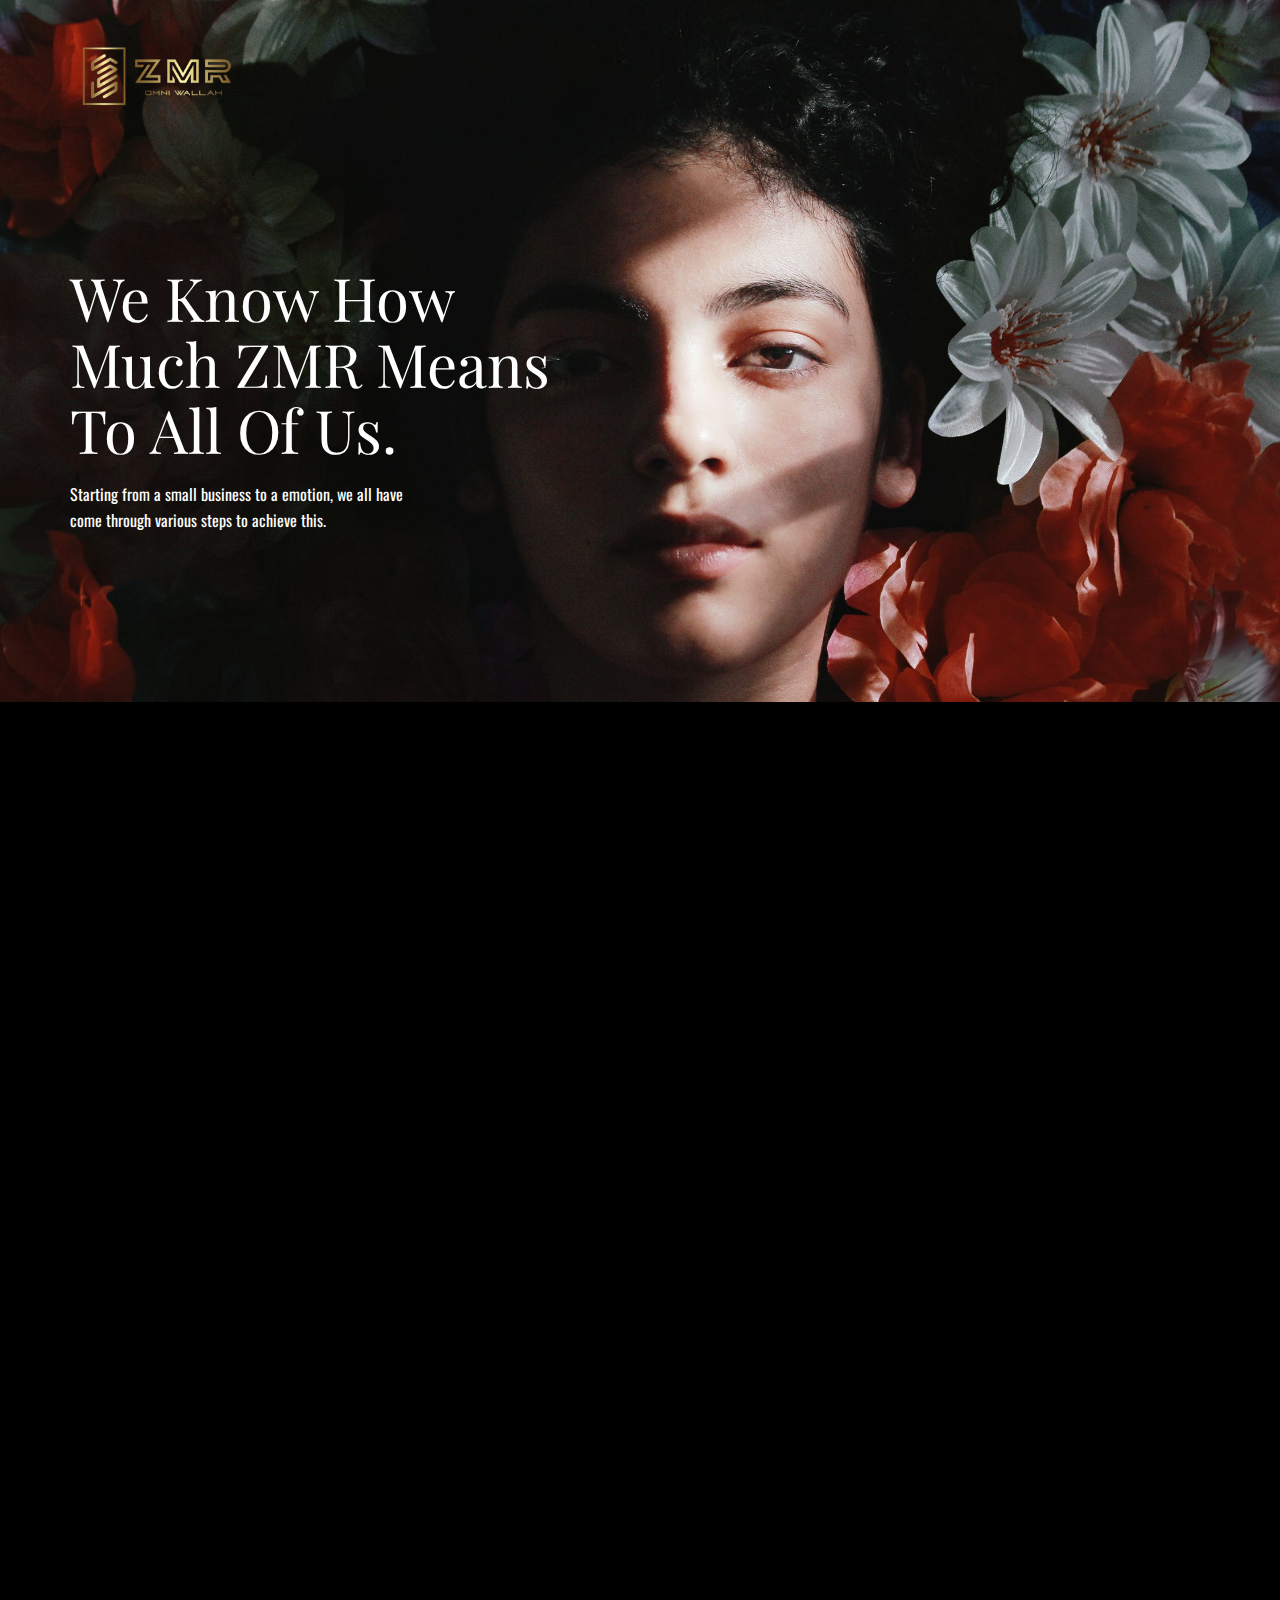
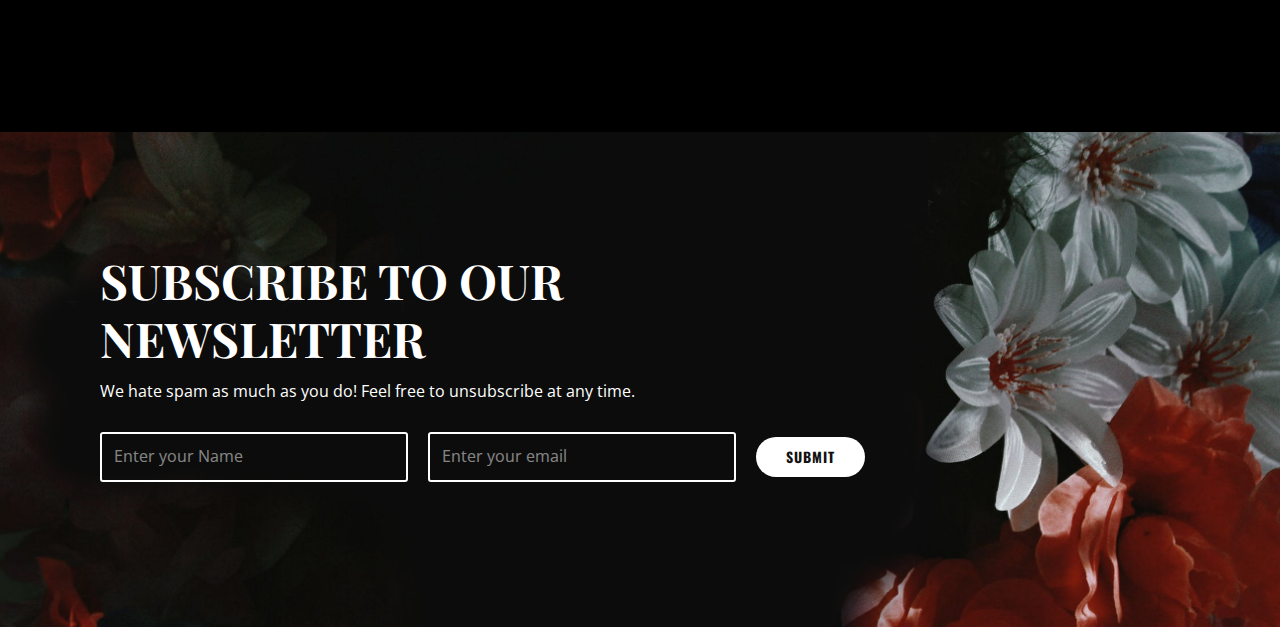
<file: index.html>
<!DOCTYPE html>
<html style="font-size: 16px;" lang="en"><head><script async src="https://pagead2.googlesyndication.com/pagead/js/adsbygoogle.js?client=ca-pub-1928983845359372"
     crossorigin="anonymous"></script>
     <script async src="https://pagead2.googlesyndication.com/pagead/js/adsbygoogle.js?client=ca-pub-1928983845359372"
        crossorigin="anonymous"></script>
  <link rel="shortcut icon" href="/favicon.ico" type="image/x-icon">
    <meta name="viewport" content="width=device-width, initial-scale=1.0">
    <meta charset="utf-8">
    <meta name="keywords" content="We Know Only Too Well That The Details., about, green&nbsp; &nbsp; &nbsp; &nbsp; art, n ge&nbsp; io rn l, Subscribe to our Newsletter">
    <meta name="description" content="">
    <title>ZmrOmniWallah</title>
    <link rel="stylesheet" href="nicepage.css" media="screen">
<link rel="stylesheet" href="Page-2.css" media="screen">
    <script class="u-script" type="text/javascript" src="jquery.js" defer=""></script>
    <script class="u-script" type="text/javascript" src="nicepage.js" defer=""></script>
    <meta name="generator" content="Nicepage 5.2.4, nicepage.com">
    <link id="u-theme-google-font" rel="stylesheet" href="https://fonts.googleapis.com/css?family=Oswald:200,300,400,500,600,700|Open+Sans:300,300i,400,400i,500,500i,600,600i,700,700i,800,800i">
    <link id="u-page-google-font" rel="stylesheet" href="https://fonts.googleapis.com/css?family=Playfair+Display:400,400i,500,500i,600,600i,700,700i,800,800i,900,900i">





    <script type="application/ld+json">{
		"@context": "http://schema.org",
		"@type": "Organization",
		"name": "WebSite3691876",
		"logo": "images/zyro-image.png",
		"sameAs": []
}</script>
    <meta name="theme-color" content="#35ced0">
    <meta property="og:title" content="Page 2">
    <meta property="og:type" content="website">
  </head>
  <body data-home-page="Page-2.html" data-home-page-title="Page 2" class="u-body u-overlap u-xl-mode" data-lang="en"><header class="u-clearfix u-header u-header" id="sec-e213"><div class="u-clearfix u-sheet u-sheet-1">
        <a href="https://www.instagram.com/zmromniwallah/" class="u-image u-logo u-image-1" data-image-width="2688" data-image-height="1956" title="Insta">
          <img src="images/zyro-image.png" class="u-logo-image u-logo-image-1">
        </a>
        <nav class="u-align-left u-font-size-14 u-hidden-lg u-hidden-md u-hidden-sm u-hidden-xl u-menu u-menu-hamburger u-nav-spacing-25 u-offcanvas u-menu-1" data-responsive-from="XL">
          <div class="menu-collapse" style="font-size: 1rem; letter-spacing: 0px; font-weight: 700; text-transform: uppercase;">
            <a class="u-button-style u-custom-active-border-color u-custom-active-color u-custom-border u-custom-border-color u-custom-borders u-custom-color u-custom-hover-border-color u-custom-hover-color u-custom-left-right-menu-spacing u-custom-padding-bottom u-custom-text-active-color u-custom-text-color u-custom-text-hover-color u-custom-top-bottom-menu-spacing u-nav-link" href="#" style="padding: 8px 22px; font-size: calc(1em + 16px);">
              <svg class="u-svg-link" preserveAspectRatio="xMidYMin slice" viewBox="0 0 302 302" style=""><use xmlns:xlink="http://www.w3.org/1999/xlink" xlink:href="#svg-7b92"></use></svg>
              <svg xmlns="http://www.w3.org/2000/svg" xmlns:xlink="http://www.w3.org/1999/xlink" version="1.1" id="svg-7b92" x="0px" y="0px" viewBox="0 0 302 302" style="enable-background:new 0 0 302 302;" xml:space="preserve" class="u-svg-content"><g><rect y="36" width="302" height="30"></rect><rect y="236" width="302" height="30"></rect><rect y="136" width="302" height="30"></rect>
</g><g></g><g></g><g></g><g></g><g></g><g></g><g></g><g></g><g></g><g></g><g></g><g></g><g></g><g></g><g></g></svg>
            </a>
          </div>
          <div class="u-custom-menu u-nav-container">
            <ul class="u-nav u-spacing-30 u-unstyled u-nav-1"><li class="u-nav-item"><a class="u-border-2 u-border-active-grey-90 u-border-hover-grey-50 u-border-no-left u-border-no-right u-border-no-top u-button-style u-nav-link u-text-active-black u-text-body-color u-text-hover-black" href="Page-2.html#carousel_b164" style="padding: 10px 0px;">About</a>
</li><li class="u-nav-item"><a class="u-border-2 u-border-active-grey-90 u-border-hover-grey-50 u-border-no-left u-border-no-right u-border-no-top u-button-style u-nav-link u-text-active-black u-text-body-color u-text-hover-black" href="Page-2.html#carousel_73e3" style="padding: 10px 0px;">Vision</a>
</li><li class="u-nav-item"><a class="u-border-2 u-border-active-grey-90 u-border-hover-grey-50 u-border-no-left u-border-no-right u-border-no-top u-button-style u-nav-link u-text-active-black u-text-body-color u-text-hover-black" href="Page-2.html#carousel_6f41" style="padding: 10px 0px;">Newsletter</a>
</li></ul>
          </div>
          <div class="u-custom-menu u-nav-container-collapse">
            <div class="u-align-center u-black u-container-style u-inner-container-layout u-opacity u-opacity-95 u-sidenav">
              <div class="u-inner-container-layout u-sidenav-overflow">
                <div class="u-menu-close"></div>
                <ul class="u-align-center u-nav u-popupmenu-items u-unstyled u-nav-2"><li class="u-nav-item"><a class="u-button-style u-nav-link" href="Page-2.html#carousel_b164" style="padding-top: 16px; padding-bottom: 16px;">About</a>
</li><li class="u-nav-item"><a class="u-button-style u-nav-link" href="Page-2.html#carousel_73e3" style="padding-top: 16px; padding-bottom: 16px;">Vision</a>
</li><li class="u-nav-item"><a class="u-button-style u-nav-link" href="Page-2.html#carousel_6f41" style="padding-top: 16px; padding-bottom: 16px;">Newsletter</a>
</li></ul>
              </div>
            </div>
            <div class="u-black u-menu-overlay u-opacity u-opacity-70"></div>
          </div>
        </nav>
      </div></header>
    <section class="u-clearfix u-image u-section-1" id="carousel_fd60">
      <div class="u-clearfix u-sheet u-sheet-1">
        <h1 class="u-custom-font u-font-playfair-display u-text u-text-body-alt-color u-text-1">We Know how much zMR means to all of us.</h1>
        <p class="u-custom-font u-heading-font u-text u-text-body-alt-color u-text-2">Starting from a small business to a emotion, we all have come through various steps to achieve this.</p>
      </div>
    </section>
    <section class="u-black u-clearfix u-section-2" id="carousel_73e3">
      <div class="u-clearfix u-sheet u-valign-bottom u-sheet-1">
        <div class="u-clearfix u-expanded-width u-gutter-0 u-layout-wrap u-layout-wrap-1">
          <div class="u-layout">
            <div class="u-layout-row">
              <div class="u-container-style u-image u-layout-cell u-left-cell u-shading u-size-23 u-image-1" data-animation-name="customAnimationIn" data-animation-duration="1000" data-image-width="958" data-image-height="958">
                <div class="u-container-layout u-container-layout-1"></div>
              </div>
              <div class="u-container-style u-layout-cell u-right-cell u-size-37 u-layout-cell-2">
                <div class="u-container-layout u-valign-middle u-container-layout-2"><span class="u-icon u-icon-circle u-text-palette-2-base u-icon-1" data-animation-name="customAnimationIn" data-animation-duration="1000"><svg class="u-svg-link" preserveAspectRatio="xMidYMin slice" viewBox="0 0 95.333 95.332" style=""><use xmlns:xlink="http://www.w3.org/1999/xlink" xlink:href="#svg-6a75"></use></svg><svg class="u-svg-content" viewBox="0 0 95.333 95.332" x="0px" y="0px" id="svg-6a75" style="enable-background:new 0 0 95.333 95.332;"><g><g><path d="M30.512,43.939c-2.348-0.676-4.696-1.019-6.98-1.019c-3.527,0-6.47,0.806-8.752,1.793    c2.2-8.054,7.485-21.951,18.013-23.516c0.975-0.145,1.774-0.85,2.04-1.799l2.301-8.23c0.194-0.696,0.079-1.441-0.318-2.045    s-1.035-1.007-1.75-1.105c-0.777-0.106-1.569-0.16-2.354-0.16c-12.637,0-25.152,13.19-30.433,32.076    c-3.1,11.08-4.009,27.738,3.627,38.223c4.273,5.867,10.507,9,18.529,9.313c0.033,0.001,0.065,0.002,0.098,0.002    c9.898,0,18.675-6.666,21.345-16.209c1.595-5.705,0.874-11.688-2.032-16.851C40.971,49.307,36.236,45.586,30.512,43.939z"></path><path d="M92.471,54.413c-2.875-5.106-7.61-8.827-13.334-10.474c-2.348-0.676-4.696-1.019-6.979-1.019    c-3.527,0-6.471,0.806-8.753,1.793c2.2-8.054,7.485-21.951,18.014-23.516c0.975-0.145,1.773-0.85,2.04-1.799l2.301-8.23    c0.194-0.696,0.079-1.441-0.318-2.045c-0.396-0.604-1.034-1.007-1.75-1.105c-0.776-0.106-1.568-0.16-2.354-0.16    c-12.637,0-25.152,13.19-30.434,32.076c-3.099,11.08-4.008,27.738,3.629,38.225c4.272,5.866,10.507,9,18.528,9.312    c0.033,0.001,0.065,0.002,0.099,0.002c9.897,0,18.675-6.666,21.345-16.209C96.098,65.559,95.376,59.575,92.471,54.413z"></path>
</g>
</g></svg></span>
                  <p class="u-text u-text-1" data-animation-name="customAnimationIn" data-animation-duration="1000" data-animation-direction="">ZMRs are typically experienced entrepreneurs and business owners themselves who decide to use their talents for building and growing a business to help other business owners reach their goals.</p>
                </div>
              </div>
            </div>
          </div>
        </div>
      </div>
    </section>
    <section class="u-align-center u-black u-clearfix u-section-3" id="carousel_b164">
      <div class="u-clearfix u-sheet u-sheet-1">
        <div class="u-clearfix u-layout-wrap u-layout-wrap-1">
          <div class="u-layout">
            <div class="u-layout-row">
              <div class="u-container-style u-layout-cell u-left-cell u-size-29 u-layout-cell-1">
                <div class="u-container-layout u-valign-top-sm u-container-layout-1">
                  <h2 class="u-custom-font u-font-playfair-display u-text u-text-default u-text-1" data-animation-name="customAnimationIn" data-animation-duration="1000">about</h2>
                  <h5 class="u-align-center u-custom-font u-font-playfair-display u-text u-text-2" data-animation-name="customAnimationIn" data-animation-duration="1000">Zmr Omni wallah<br>Corporations
                  </h5>
                  <div class="u-social-icons u-spacing-21 u-social-icons-1" data-animation-name="customAnimationIn" data-animation-duration="1000">
                    <a class="u-social-url" title="facebook" target="_blank" href="https://www.instagram.com/zmromniwallah/"><span class="u-icon u-social-facebook u-social-icon u-text-black u-icon-1"><svg class="u-svg-link" preserveAspectRatio="xMidYMin slice" viewBox="0 0 112 112" style=""><use xmlns:xlink="http://www.w3.org/1999/xlink" xlink:href="#svg-c89f"></use></svg><svg class="u-svg-content" viewBox="0 0 112 112" x="0" y="0" id="svg-c89f"><circle fill="currentColor" cx="56.1" cy="56.1" r="55"></circle><path fill="#FFFFFF" d="M73.5,31.6h-9.1c-1.4,0-3.6,0.8-3.6,3.9v8.5h12.6L72,58.3H60.8v40.8H43.9V58.3h-8V43.9h8v-9.2
c0-6.7,3.1-17,17-17h12.5v13.9H73.5z"></path></svg></span>
                    </a>
                    <a class="u-social-url" title="twitter" target="_blank" href="https://www.instagram.com/zmromniwallah/"><span class="u-icon u-social-icon u-social-twitter u-text-black u-icon-2"><svg class="u-svg-link" preserveAspectRatio="xMidYMin slice" viewBox="0 0 112 112" style=""><use xmlns:xlink="http://www.w3.org/1999/xlink" xlink:href="#svg-6ade"></use></svg><svg class="u-svg-content" viewBox="0 0 112 112" x="0" y="0" id="svg-6ade"><circle fill="currentColor" class="st0" cx="56.1" cy="56.1" r="55"></circle><path fill="#FFFFFF" d="M83.8,47.3c0,0.6,0,1.2,0,1.7c0,17.7-13.5,38.2-38.2,38.2C38,87.2,31,85,25,81.2c1,0.1,2.1,0.2,3.2,0.2
c6.3,0,12.1-2.1,16.7-5.7c-5.9-0.1-10.8-4-12.5-9.3c0.8,0.2,1.7,0.2,2.5,0.2c1.2,0,2.4-0.2,3.5-0.5c-6.1-1.2-10.8-6.7-10.8-13.1
c0-0.1,0-0.1,0-0.2c1.8,1,3.9,1.6,6.1,1.7c-3.6-2.4-6-6.5-6-11.2c0-2.5,0.7-4.8,1.8-6.7c6.6,8.1,16.5,13.5,27.6,14
c-0.2-1-0.3-2-0.3-3.1c0-7.4,6-13.4,13.4-13.4c3.9,0,7.3,1.6,9.8,4.2c3.1-0.6,5.9-1.7,8.5-3.3c-1,3.1-3.1,5.8-5.9,7.4
c2.7-0.3,5.3-1,7.7-2.1C88.7,43,86.4,45.4,83.8,47.3z"></path></svg></span>
                    </a>
                    <a class="u-social-url" title="instagram" target="_blank" href="https://www.instagram.com/zmromniwallah/"><span class="u-icon u-social-icon u-social-instagram u-text-black u-icon-3"><svg class="u-svg-link" preserveAspectRatio="xMidYMin slice" viewBox="0 0 112 112" style=""><use xmlns:xlink="http://www.w3.org/1999/xlink" xlink:href="#svg-516b"></use></svg><svg class="u-svg-content" viewBox="0 0 112 112" x="0" y="0" id="svg-516b"><circle fill="currentColor" cx="56.1" cy="56.1" r="55"></circle><path fill="#FFFFFF" d="M55.9,38.2c-9.9,0-17.9,8-17.9,17.9C38,66,46,74,55.9,74c9.9,0,17.9-8,17.9-17.9C73.8,46.2,65.8,38.2,55.9,38.2
z M55.9,66.4c-5.7,0-10.3-4.6-10.3-10.3c-0.1-5.7,4.6-10.3,10.3-10.3c5.7,0,10.3,4.6,10.3,10.3C66.2,61.8,61.6,66.4,55.9,66.4z"></path><path fill="#FFFFFF" d="M74.3,33.5c-2.3,0-4.2,1.9-4.2,4.2s1.9,4.2,4.2,4.2s4.2-1.9,4.2-4.2S76.6,33.5,74.3,33.5z"></path><path fill="#FFFFFF" d="M73.1,21.3H38.6c-9.7,0-17.5,7.9-17.5,17.5v34.5c0,9.7,7.9,17.6,17.5,17.6h34.5c9.7,0,17.5-7.9,17.5-17.5V38.8
C90.6,29.1,82.7,21.3,73.1,21.3z M83,73.3c0,5.5-4.5,9.9-9.9,9.9H38.6c-5.5,0-9.9-4.5-9.9-9.9V38.8c0-5.5,4.5-9.9,9.9-9.9h34.5
c5.5,0,9.9,4.5,9.9,9.9V73.3z"></path></svg></span>
                    </a>
                  </div>
                </div>
              </div>
              <div class="u-container-style u-layout-cell u-right-cell u-size-31 u-layout-cell-2">
                <div class="u-container-layout u-valign-bottom-xs u-container-layout-2">
                  <p class="u-custom-font u-heading-font u-text u-text-default u-text-3" data-animation-name="customAnimationIn" data-animation-duration="1000">Our work here is very simple as we believe in 3 fundamental prospects. Being simple. Being innovative. Being unique. We here at Zmr do everything within our limits to achieve quality as expected by our well wishers.</p>
                  <a href="#" class="u-border-2 u-border-white u-btn u-button-style u-none u-btn-1" data-animation-name="customAnimationIn" data-animation-duration="1000">read more</a>
                </div>
              </div>
            </div>
          </div>
        </div>
      </div>
    </section>
    <section class="u-align-left u-clearfix u-image u-section-4" id="carousel_6f41">
      <div class="u-clearfix u-sheet u-sheet-1">
        <div class="u-container-style u-group u-group-1">
          <div class="u-container-layout u-container-layout-1">
            <h2 class="u-custom-font u-font-playfair-display u-text u-text-body-alt-color u-text-1">Subscribe to our Newsletter</h2>
            <p class="u-text u-text-body-alt-color u-text-font u-text-2">We hate spam as much as you do! Feel free to unsubscribe at any time.</p>
          </div>
        </div>
        <div class="u-form u-form-1">
          <form action="https://forms.nicepagesrv.com/v2/form/process" class="u-clearfix u-form-horizontal u-form-spacing-20 u-inner-form" style="padding: 30px;"><!-- hidden inputs for siteId and pageId -->
            <div class="u-form-group u-form-name">
              <label for="name-71d0" class="u-form-control-hidden u-label">Name</label>
              <input type="text" placeholder="Enter your Name" id="name-71d0" name="name" class="u-border-2 u-border-white u-input u-text-body-alt-color" required="">
            </div><!-- always visible -->
            <div class="u-form-email u-form-group">
              <label for="email-71d0" class="u-form-control-hidden u-label">Email</label>
              <input type="email" placeholder="Enter your email" id="email-71d0" name="email" class="u-border-2 u-border-white u-input u-text-body-alt-color" required="">
            </div>
            <div class="u-form-group u-form-submit">
              <a href="#" class="u-border-2 u-border-grey-75 u-btn u-btn-submit u-button-style u-hover-palette-1-dark-1 u-white u-btn-1">Submit</a>
              <input type="submit" value="submit" class="u-form-control-hidden">
            </div>
            <div class="u-form-send-message u-form-send-success"> Thanks! Message sent. </div>
            <div class="u-form-send-error u-form-send-message"> Failed to send request. Please correct errors and try again. </div>
            <input type="hidden" value="" name="recaptchaResponse">
            <input type="hidden" name="formServices" value="274ca03ce0cba5b858bf8a6904da52ed">
          </form>
        </div>
      </div>
    </section>
</body></html>
</file>
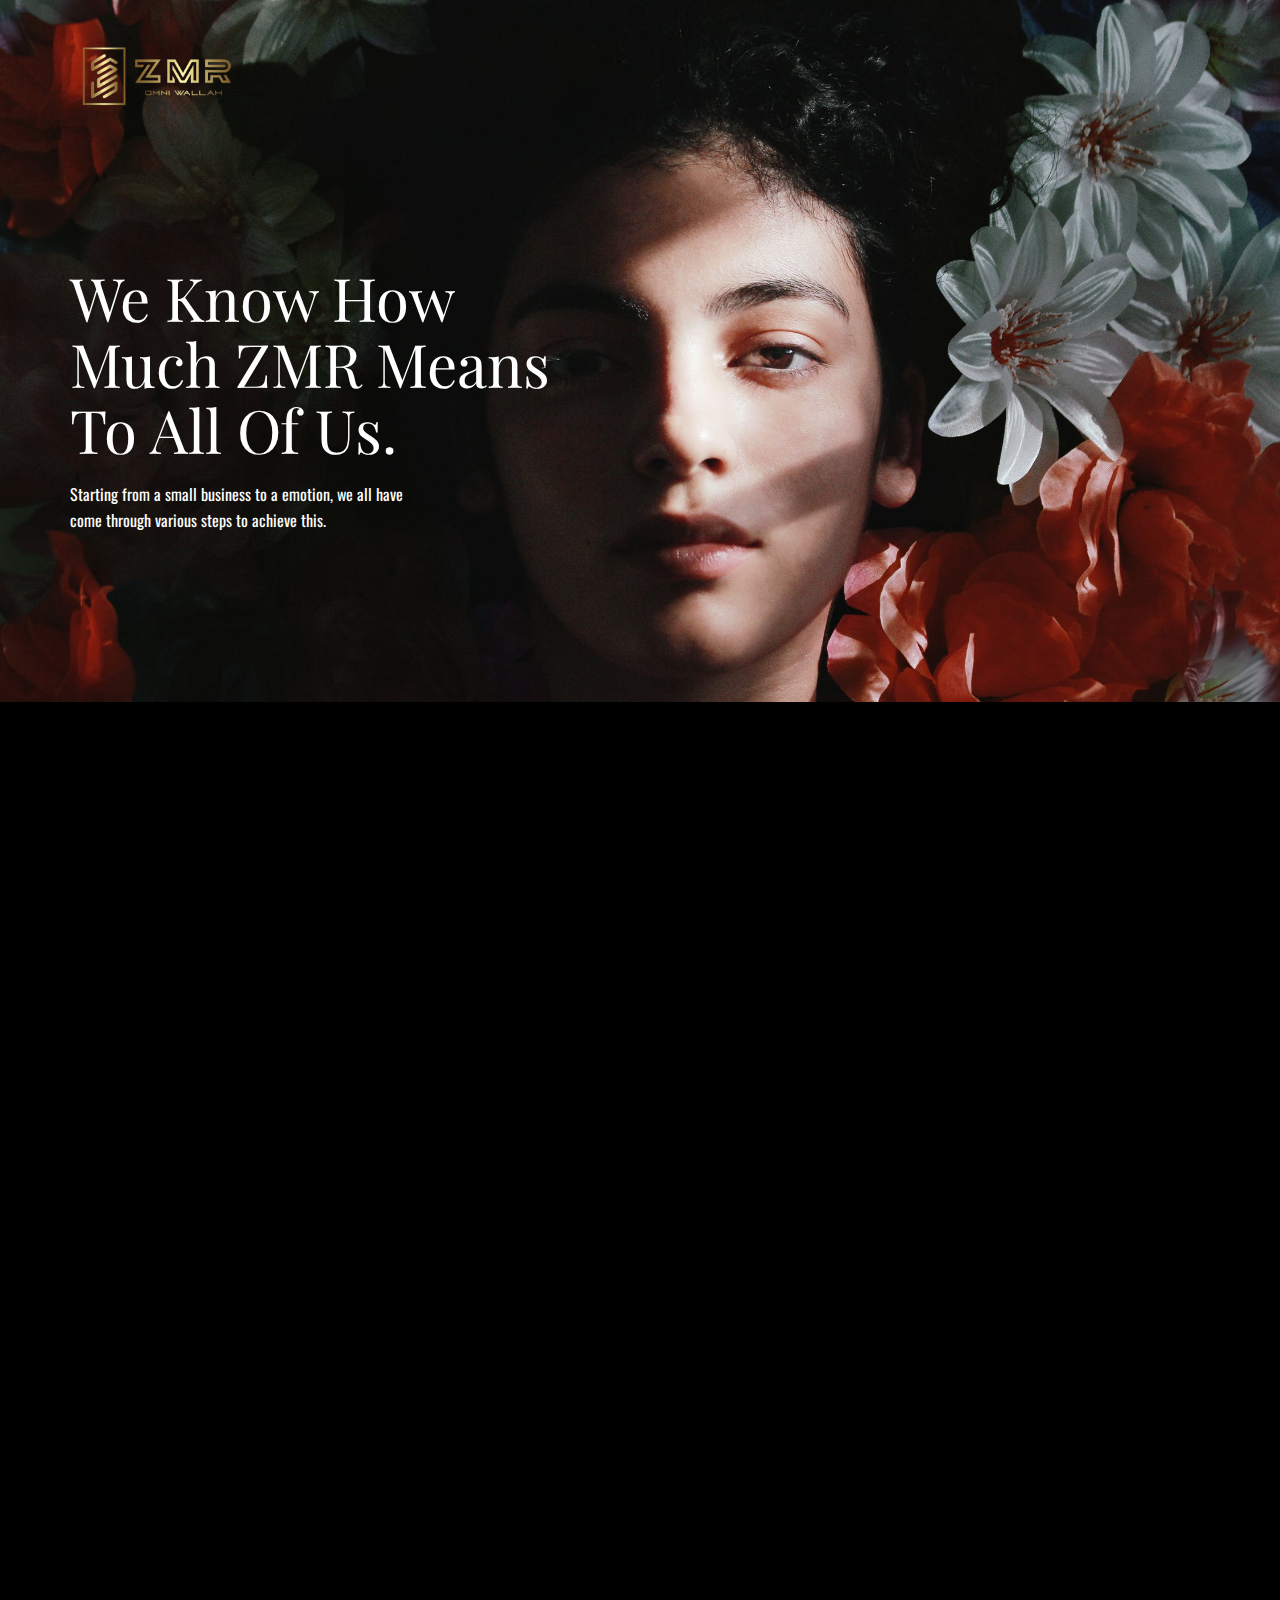
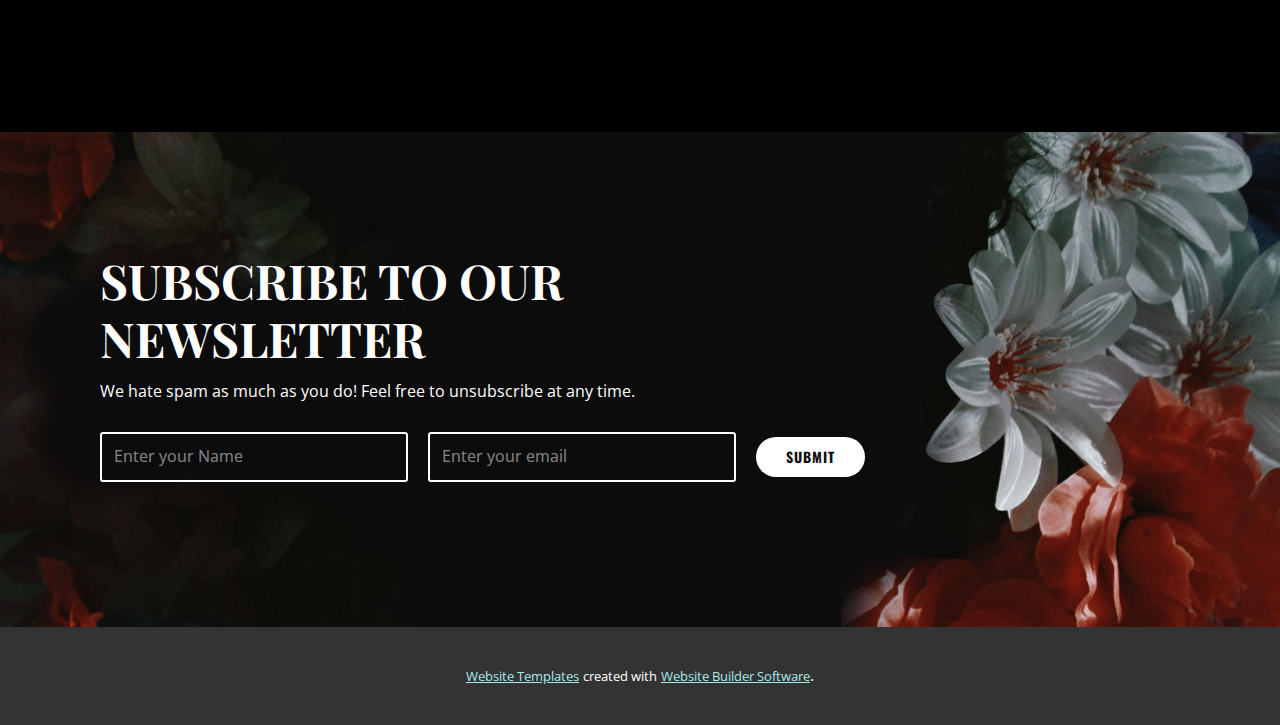
<file: Page-2.html>
<!DOCTYPE html>
<html style="font-size: 16px;" lang="en"><head>
    <meta name="viewport" content="width=device-width, initial-scale=1.0">
    <meta charset="utf-8">
    <meta name="keywords" content="We Know Only Too Well That The Details., about, green&nbsp; &nbsp; &nbsp; &nbsp; art, n ge&nbsp; io rn l, Subscribe to our Newsletter">
    <meta name="description" content="">
    <title>Page 2</title>
    <link rel="stylesheet" href="nicepage.css" media="screen">
<link rel="stylesheet" href="Page-2.css" media="screen">
    <script class="u-script" type="text/javascript" src="jquery.js" defer=""></script>
    <script class="u-script" type="text/javascript" src="nicepage.js" defer=""></script>
    <meta name="generator" content="Nicepage 5.3.6, nicepage.com">
    <link id="u-theme-google-font" rel="stylesheet" href="https://fonts.googleapis.com/css?family=Oswald:200,300,400,500,600,700|Open+Sans:300,300i,400,400i,500,500i,600,600i,700,700i,800,800i">
    <link id="u-page-google-font" rel="stylesheet" href="https://fonts.googleapis.com/css?family=Playfair+Display:400,400i,500,500i,600,600i,700,700i,800,800i,900,900i">
    
    
    
    
    
    <script type="application/ld+json">{
		"@context": "http://schema.org",
		"@type": "Organization",
		"name": "WebSite3691876",
		"logo": "images/zyro-image.png",
		"sameAs": []
}</script>
    <meta name="theme-color" content="#35ced0">
    <meta property="og:title" content="Page 2">
    <meta property="og:type" content="website">
  </head>
  <body class="u-body u-overlap u-xl-mode" data-lang="en"><header class="u-clearfix u-header u-header" id="sec-e213"><div class="u-clearfix u-sheet u-sheet-1">
        <a href="https://www.instagram.com/zmromniwallah/" class="u-image u-logo u-image-1" data-image-width="2688" data-image-height="1956" title="Insta">
          <img src="images/zyro-image.png" class="u-logo-image u-logo-image-1">
        </a>
        <nav class="u-align-left u-font-size-14 u-hidden-lg u-hidden-md u-hidden-sm u-hidden-xl u-menu u-menu-hamburger u-nav-spacing-25 u-offcanvas u-menu-1" data-responsive-from="XL">
          <div class="menu-collapse" style="font-size: 1rem; letter-spacing: 0px; font-weight: 700; text-transform: uppercase;">
            <a class="u-button-style u-custom-active-border-color u-custom-active-color u-custom-border u-custom-border-color u-custom-borders u-custom-color u-custom-hover-border-color u-custom-hover-color u-custom-left-right-menu-spacing u-custom-padding-bottom u-custom-text-active-color u-custom-text-color u-custom-text-hover-color u-custom-top-bottom-menu-spacing u-nav-link" href="#" style="padding: 8px 22px; font-size: calc(1em + 16px);">
              <svg class="u-svg-link" preserveAspectRatio="xMidYMin slice" viewBox="0 0 302 302" style=""><use xmlns:xlink="http://www.w3.org/1999/xlink" xlink:href="#svg-7b92"></use></svg>
              <svg xmlns="http://www.w3.org/2000/svg" xmlns:xlink="http://www.w3.org/1999/xlink" version="1.1" id="svg-7b92" x="0px" y="0px" viewBox="0 0 302 302" style="enable-background:new 0 0 302 302;" xml:space="preserve" class="u-svg-content"><g><rect y="36" width="302" height="30"></rect><rect y="236" width="302" height="30"></rect><rect y="136" width="302" height="30"></rect>
</g><g></g><g></g><g></g><g></g><g></g><g></g><g></g><g></g><g></g><g></g><g></g><g></g><g></g><g></g><g></g></svg>
            </a>
          </div>
          <div class="u-custom-menu u-nav-container">
            <ul class="u-nav u-spacing-30 u-unstyled u-nav-1"><li class="u-nav-item"><a class="u-border-2 u-border-active-grey-90 u-border-hover-grey-50 u-border-no-left u-border-no-right u-border-no-top u-button-style u-nav-link u-text-active-black u-text-body-color u-text-hover-black" href="Page-2.html#carousel_b164" style="padding: 10px 0px;">About</a>
</li><li class="u-nav-item"><a class="u-border-2 u-border-active-grey-90 u-border-hover-grey-50 u-border-no-left u-border-no-right u-border-no-top u-button-style u-nav-link u-text-active-black u-text-body-color u-text-hover-black" href="Page-2.html#carousel_73e3" style="padding: 10px 0px;">Vision</a>
</li><li class="u-nav-item"><a class="u-border-2 u-border-active-grey-90 u-border-hover-grey-50 u-border-no-left u-border-no-right u-border-no-top u-button-style u-nav-link u-text-active-black u-text-body-color u-text-hover-black" href="Page-2.html#carousel_6f41" style="padding: 10px 0px;">Newsletter</a>
</li></ul>
          </div>
          <div class="u-custom-menu u-nav-container-collapse">
            <div class="u-align-center u-black u-container-style u-inner-container-layout u-opacity u-opacity-95 u-sidenav">
              <div class="u-inner-container-layout u-sidenav-overflow">
                <div class="u-menu-close"></div>
                <ul class="u-align-center u-nav u-popupmenu-items u-unstyled u-nav-2"><li class="u-nav-item"><a class="u-button-style u-nav-link" href="Page-2.html#carousel_b164" style="padding-top: 16px; padding-bottom: 16px;">About</a>
</li><li class="u-nav-item"><a class="u-button-style u-nav-link" href="Page-2.html#carousel_73e3" style="padding-top: 16px; padding-bottom: 16px;">Vision</a>
</li><li class="u-nav-item"><a class="u-button-style u-nav-link" href="Page-2.html#carousel_6f41" style="padding-top: 16px; padding-bottom: 16px;">Newsletter</a>
</li></ul>
              </div>
            </div>
            <div class="u-black u-menu-overlay u-opacity u-opacity-70"></div>
          </div>
        </nav>
      </div></header>
    <section class="u-clearfix u-image u-section-1" id="carousel_fd60">
      <div class="u-clearfix u-sheet u-sheet-1">
        <h1 class="u-custom-font u-font-playfair-display u-text u-text-body-alt-color u-text-1">We Know how much zMR means to all of us.</h1>
        <p class="u-custom-font u-heading-font u-text u-text-body-alt-color u-text-2">Starting from a small business to a emotion, we all have come through various steps to achieve this.</p>
      </div>
    </section>
    <section class="u-black u-clearfix u-section-2" id="carousel_73e3">
      <div class="u-clearfix u-sheet u-valign-bottom u-sheet-1">
        <div class="u-clearfix u-expanded-width u-gutter-0 u-layout-wrap u-layout-wrap-1">
          <div class="u-layout">
            <div class="u-layout-row">
              <div class="u-container-style u-image u-layout-cell u-left-cell u-shading u-size-23 u-image-1" data-animation-name="customAnimationIn" data-animation-duration="1000" data-image-width="958" data-image-height="958">
                <div class="u-container-layout u-container-layout-1"></div>
              </div>
              <div class="u-container-style u-layout-cell u-right-cell u-size-37 u-layout-cell-2">
                <div class="u-container-layout u-valign-middle u-container-layout-2"><span class="u-icon u-icon-circle u-text-palette-2-base u-icon-1" data-animation-name="customAnimationIn" data-animation-duration="1000"><svg class="u-svg-link" preserveAspectRatio="xMidYMin slice" viewBox="0 0 95.333 95.332" style=""><use xmlns:xlink="http://www.w3.org/1999/xlink" xlink:href="#svg-6a75"></use></svg><svg class="u-svg-content" viewBox="0 0 95.333 95.332" x="0px" y="0px" id="svg-6a75" style="enable-background:new 0 0 95.333 95.332;"><g><g><path d="M30.512,43.939c-2.348-0.676-4.696-1.019-6.98-1.019c-3.527,0-6.47,0.806-8.752,1.793    c2.2-8.054,7.485-21.951,18.013-23.516c0.975-0.145,1.774-0.85,2.04-1.799l2.301-8.23c0.194-0.696,0.079-1.441-0.318-2.045    s-1.035-1.007-1.75-1.105c-0.777-0.106-1.569-0.16-2.354-0.16c-12.637,0-25.152,13.19-30.433,32.076    c-3.1,11.08-4.009,27.738,3.627,38.223c4.273,5.867,10.507,9,18.529,9.313c0.033,0.001,0.065,0.002,0.098,0.002    c9.898,0,18.675-6.666,21.345-16.209c1.595-5.705,0.874-11.688-2.032-16.851C40.971,49.307,36.236,45.586,30.512,43.939z"></path><path d="M92.471,54.413c-2.875-5.106-7.61-8.827-13.334-10.474c-2.348-0.676-4.696-1.019-6.979-1.019    c-3.527,0-6.471,0.806-8.753,1.793c2.2-8.054,7.485-21.951,18.014-23.516c0.975-0.145,1.773-0.85,2.04-1.799l2.301-8.23    c0.194-0.696,0.079-1.441-0.318-2.045c-0.396-0.604-1.034-1.007-1.75-1.105c-0.776-0.106-1.568-0.16-2.354-0.16    c-12.637,0-25.152,13.19-30.434,32.076c-3.099,11.08-4.008,27.738,3.629,38.225c4.272,5.866,10.507,9,18.528,9.312    c0.033,0.001,0.065,0.002,0.099,0.002c9.897,0,18.675-6.666,21.345-16.209C96.098,65.559,95.376,59.575,92.471,54.413z"></path>
</g>
</g></svg></span>
                  <p class="u-text u-text-1" data-animation-name="customAnimationIn" data-animation-duration="1000" data-animation-direction="">ZMRs are typically experienced entrepreneurs and business owners themselves who decide to use their talents for building and growing a business to help other business owners reach their goals.</p>
                </div>
              </div>
            </div>
          </div>
        </div>
      </div>
    </section>
    <section class="u-align-center u-black u-clearfix u-section-3" id="carousel_b164">
      <div class="u-clearfix u-sheet u-sheet-1">
        <div class="u-clearfix u-layout-wrap u-layout-wrap-1">
          <div class="u-layout">
            <div class="u-layout-row">
              <div class="u-container-style u-layout-cell u-left-cell u-size-29 u-layout-cell-1">
                <div class="u-container-layout u-valign-top-sm u-container-layout-1">
                  <h2 class="u-custom-font u-font-playfair-display u-text u-text-default u-text-1" data-animation-name="customAnimationIn" data-animation-duration="1000">about</h2>
                  <h5 class="u-align-center u-custom-font u-font-playfair-display u-text u-text-2" data-animation-name="customAnimationIn" data-animation-duration="1000">Zmr Omni wallah<br>Corporations
                  </h5>
                  <div class="u-social-icons u-spacing-21 u-social-icons-1" data-animation-name="customAnimationIn" data-animation-duration="1000">
                    <a class="u-social-url" title="facebook" target="_blank" href="https://www.instagram.com/zmromniwallah/"><span class="u-icon u-social-facebook u-social-icon u-text-black u-icon-1"><svg class="u-svg-link" preserveAspectRatio="xMidYMin slice" viewBox="0 0 112 112" style=""><use xmlns:xlink="http://www.w3.org/1999/xlink" xlink:href="#svg-c89f"></use></svg><svg class="u-svg-content" viewBox="0 0 112 112" x="0" y="0" id="svg-c89f"><circle fill="currentColor" cx="56.1" cy="56.1" r="55"></circle><path fill="#FFFFFF" d="M73.5,31.6h-9.1c-1.4,0-3.6,0.8-3.6,3.9v8.5h12.6L72,58.3H60.8v40.8H43.9V58.3h-8V43.9h8v-9.2
c0-6.7,3.1-17,17-17h12.5v13.9H73.5z"></path></svg></span>
                    </a>
                    <a class="u-social-url" title="twitter" target="_blank" href="https://www.instagram.com/zmromniwallah/"><span class="u-icon u-social-icon u-social-twitter u-text-black u-icon-2"><svg class="u-svg-link" preserveAspectRatio="xMidYMin slice" viewBox="0 0 112 112" style=""><use xmlns:xlink="http://www.w3.org/1999/xlink" xlink:href="#svg-6ade"></use></svg><svg class="u-svg-content" viewBox="0 0 112 112" x="0" y="0" id="svg-6ade"><circle fill="currentColor" class="st0" cx="56.1" cy="56.1" r="55"></circle><path fill="#FFFFFF" d="M83.8,47.3c0,0.6,0,1.2,0,1.7c0,17.7-13.5,38.2-38.2,38.2C38,87.2,31,85,25,81.2c1,0.1,2.1,0.2,3.2,0.2
c6.3,0,12.1-2.1,16.7-5.7c-5.9-0.1-10.8-4-12.5-9.3c0.8,0.2,1.7,0.2,2.5,0.2c1.2,0,2.4-0.2,3.5-0.5c-6.1-1.2-10.8-6.7-10.8-13.1
c0-0.1,0-0.1,0-0.2c1.8,1,3.9,1.6,6.1,1.7c-3.6-2.4-6-6.5-6-11.2c0-2.5,0.7-4.8,1.8-6.7c6.6,8.1,16.5,13.5,27.6,14
c-0.2-1-0.3-2-0.3-3.1c0-7.4,6-13.4,13.4-13.4c3.9,0,7.3,1.6,9.8,4.2c3.1-0.6,5.9-1.7,8.5-3.3c-1,3.1-3.1,5.8-5.9,7.4
c2.7-0.3,5.3-1,7.7-2.1C88.7,43,86.4,45.4,83.8,47.3z"></path></svg></span>
                    </a>
                    <a class="u-social-url" title="instagram" target="_blank" href="https://www.instagram.com/zmromniwallah/"><span class="u-icon u-social-icon u-social-instagram u-text-black u-icon-3"><svg class="u-svg-link" preserveAspectRatio="xMidYMin slice" viewBox="0 0 112 112" style=""><use xmlns:xlink="http://www.w3.org/1999/xlink" xlink:href="#svg-516b"></use></svg><svg class="u-svg-content" viewBox="0 0 112 112" x="0" y="0" id="svg-516b"><circle fill="currentColor" cx="56.1" cy="56.1" r="55"></circle><path fill="#FFFFFF" d="M55.9,38.2c-9.9,0-17.9,8-17.9,17.9C38,66,46,74,55.9,74c9.9,0,17.9-8,17.9-17.9C73.8,46.2,65.8,38.2,55.9,38.2
z M55.9,66.4c-5.7,0-10.3-4.6-10.3-10.3c-0.1-5.7,4.6-10.3,10.3-10.3c5.7,0,10.3,4.6,10.3,10.3C66.2,61.8,61.6,66.4,55.9,66.4z"></path><path fill="#FFFFFF" d="M74.3,33.5c-2.3,0-4.2,1.9-4.2,4.2s1.9,4.2,4.2,4.2s4.2-1.9,4.2-4.2S76.6,33.5,74.3,33.5z"></path><path fill="#FFFFFF" d="M73.1,21.3H38.6c-9.7,0-17.5,7.9-17.5,17.5v34.5c0,9.7,7.9,17.6,17.5,17.6h34.5c9.7,0,17.5-7.9,17.5-17.5V38.8
C90.6,29.1,82.7,21.3,73.1,21.3z M83,73.3c0,5.5-4.5,9.9-9.9,9.9H38.6c-5.5,0-9.9-4.5-9.9-9.9V38.8c0-5.5,4.5-9.9,9.9-9.9h34.5
c5.5,0,9.9,4.5,9.9,9.9V73.3z"></path></svg></span>
                    </a>
                  </div>
                </div>
              </div>
              <div class="u-container-style u-layout-cell u-right-cell u-size-31 u-layout-cell-2">
                <div class="u-container-layout u-valign-bottom-xs u-container-layout-2">
                  <p class="u-custom-font u-heading-font u-text u-text-default u-text-3" data-animation-name="customAnimationIn" data-animation-duration="1000">Our work here is very simple as we believe in 3 fundamental prospects. Being simple. Being innovative. Being unique. We here at Zmr do everything within our limits to achieve quality as expected by our well wishers.</p>
                  <a href="#" class="u-border-2 u-border-white u-btn u-button-style u-none u-btn-1" data-animation-name="customAnimationIn" data-animation-duration="1000">read more</a>
                </div>
              </div>
            </div>
          </div>
        </div>
      </div>
    </section>
    <section class="u-align-left u-clearfix u-image u-section-4" id="carousel_6f41">
      <div class="u-clearfix u-sheet u-sheet-1">
        <div class="u-container-style u-group u-group-1">
          <div class="u-container-layout u-container-layout-1">
            <h2 class="u-custom-font u-font-playfair-display u-text u-text-body-alt-color u-text-1">Subscribe to our Newsletter</h2>
            <p class="u-text u-text-body-alt-color u-text-font u-text-2">We hate spam as much as you do! Feel free to unsubscribe at any time.</p>
          </div>
        </div>
        <div class="u-form u-form-1">
          <form action="https://forms.nicepagesrv.com/v2/form/process" class="u-clearfix u-form-horizontal u-form-spacing-20 u-inner-form" style="padding: 30px;"><!-- hidden inputs for siteId and pageId -->
            <div class="u-form-group u-form-name">
              <label for="name-71d0" class="u-form-control-hidden u-label">Name</label>
              <input type="text" placeholder="Enter your Name" id="name-71d0" name="name" class="u-border-2 u-border-white u-input u-text-body-alt-color" required="">
            </div><!-- always visible -->
            <div class="u-form-email u-form-group">
              <label for="email-71d0" class="u-form-control-hidden u-label">Email</label>
              <input type="email" placeholder="Enter your email" id="email-71d0" name="email" class="u-border-2 u-border-white u-input u-text-body-alt-color" required="">
            </div>
            <div class="u-form-group u-form-submit">
              <a href="#" class="u-border-2 u-border-grey-75 u-btn u-btn-submit u-button-style u-hover-palette-1-dark-1 u-white u-btn-1">Submit</a>
              <input type="submit" value="submit" class="u-form-control-hidden">
            </div>
            <div class="u-form-send-message u-form-send-success"> Thanks! Message sent. </div>
            <div class="u-form-send-error u-form-send-message"> Failed to send request. Please correct errors and try again. </div>
            <input type="hidden" value="" name="recaptchaResponse">
            <input type="hidden" name="formServices" value="274ca03ce0cba5b858bf8a6904da52ed">
          </form>
        </div>
      </div>
    </section>
    
    
    
    <section class="u-backlink u-clearfix u-grey-80">
      <a class="u-link" href="https://nicepage.com/website-templates" target="_blank">
        <span>Website Templates</span>
      </a>
      <p class="u-text">
        <span>created with</span>
      </p>
      <a class="u-link" href="" target="_blank">
        <span>Website Builder Software</span>
      </a>. 
    </section>
  
</body></html>
</file>
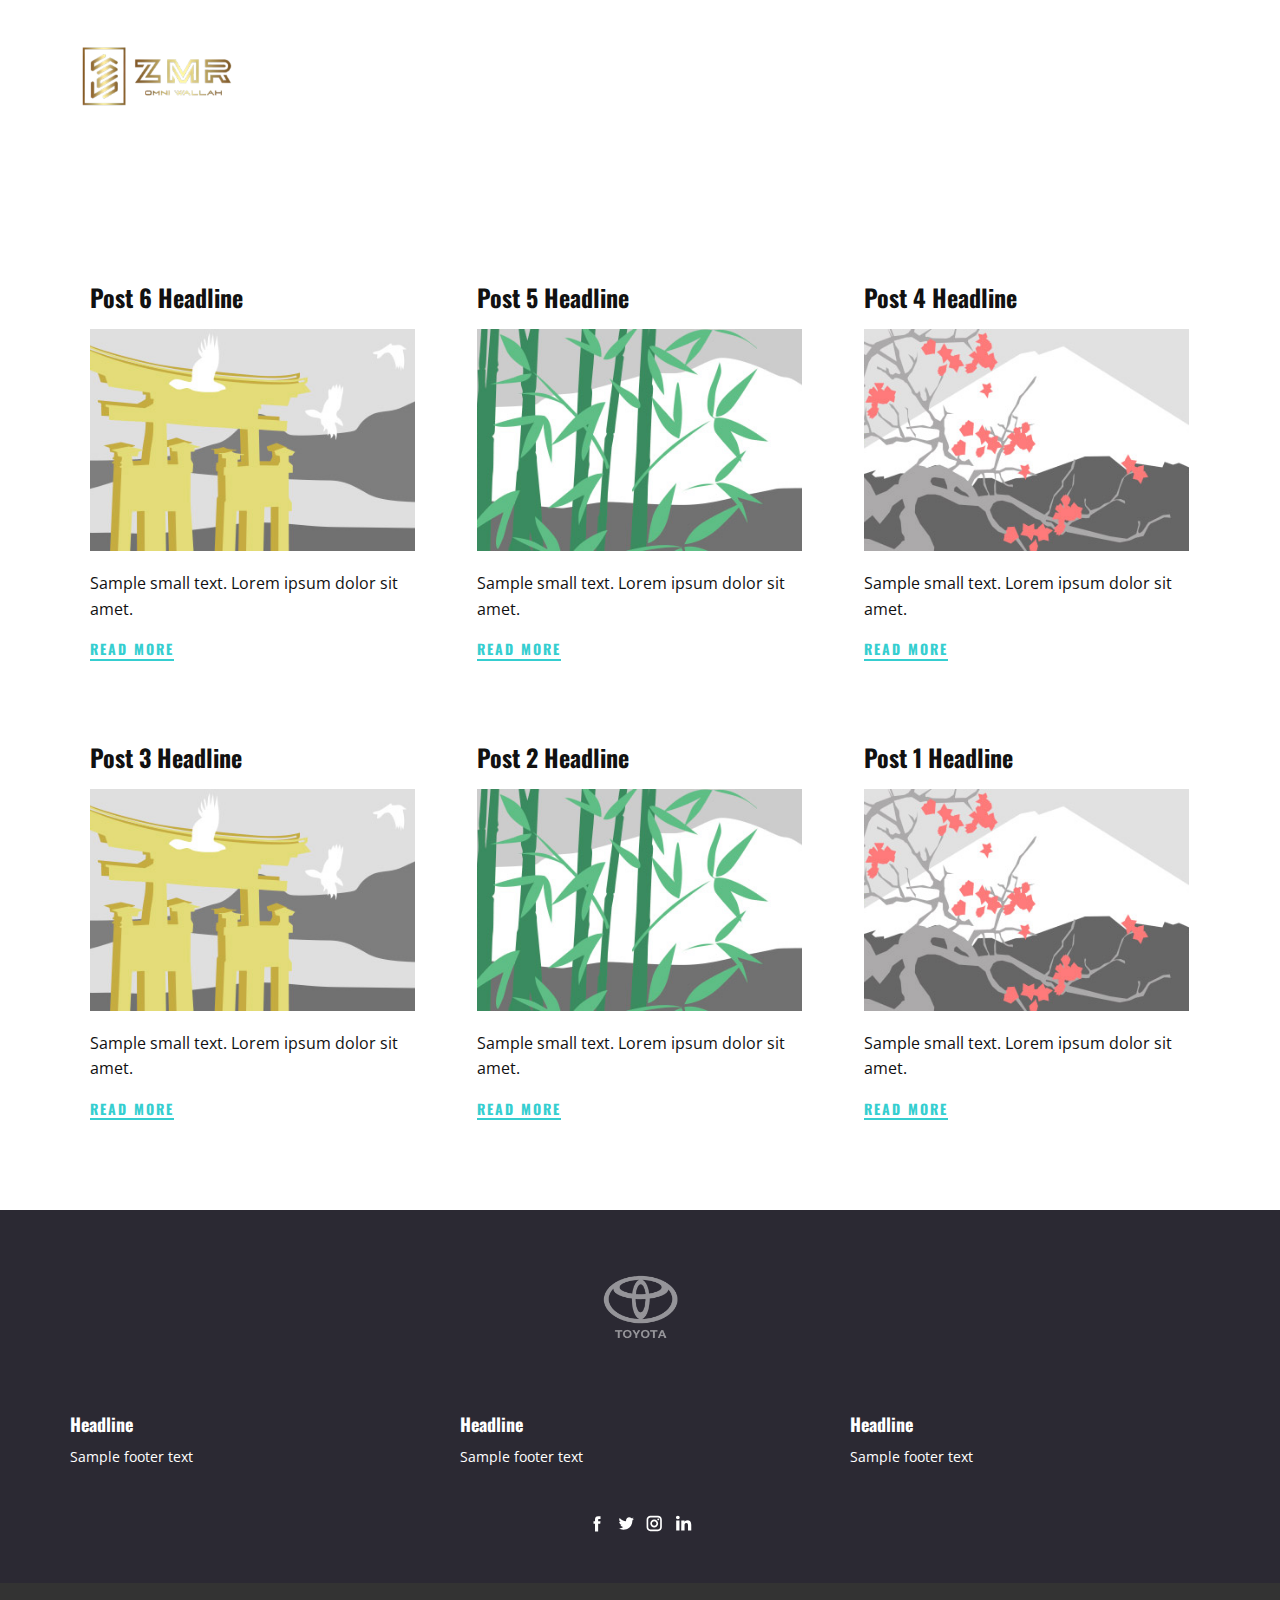
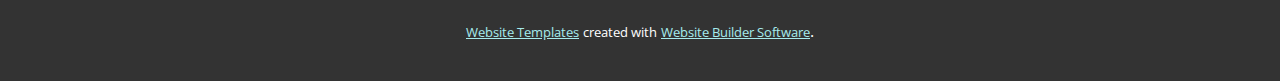
<file: blog/blog.html>
<!DOCTYPE html>
<html style="font-size: 16px;" lang="en"><head>
    <meta name="viewport" content="width=device-width, initial-scale=1.0">
    <meta charset="utf-8">
    <meta name="keywords" content="">
    <meta name="description" content="">
    <title>Blog Template</title>
    <link rel="stylesheet" href="../nicepage.css" media="screen">
<link rel="stylesheet" href="../Blog-Template.css" media="screen">
    <script class="u-script" type="text/javascript" src="../jquery.js" defer=""></script>
    <script class="u-script" type="text/javascript" src="../nicepage.js" defer=""></script>
    <meta name="generator" content="Nicepage 5.3.6, nicepage.com">
    <link id="u-theme-google-font" rel="stylesheet" href="https://fonts.googleapis.com/css?family=Oswald:200,300,400,500,600,700|Open+Sans:300,300i,400,400i,500,500i,600,600i,700,700i,800,800i">
    
    
    <script type="application/ld+json">{
		"@context": "http://schema.org",
		"@type": "Organization",
		"name": "WebSite3691876",
		"logo": "images/zyro-image.png",
		"sameAs": []
}</script>
    <meta name="theme-color" content="#35ced0">
  </head>
  <body class="u-body u-xl-mode" data-lang="en"><header class="u-clearfix u-header u-header" id="sec-e213"><div class="u-clearfix u-sheet u-sheet-1">
        <a href="https://www.instagram.com/zmromniwallah/" class="u-image u-logo u-image-1" data-image-width="2688" data-image-height="1956" title="Insta">
          <img src="../images/zyro-image.png" class="u-logo-image u-logo-image-1">
        </a>
        <nav class="u-align-left u-font-size-14 u-hidden-lg u-hidden-md u-hidden-sm u-hidden-xl u-menu u-menu-hamburger u-nav-spacing-25 u-offcanvas u-menu-1" data-responsive-from="XL">
          <div class="menu-collapse" style="font-size: 1rem; letter-spacing: 0px; font-weight: 700; text-transform: uppercase;">
            <a class="u-button-style u-custom-active-border-color u-custom-active-color u-custom-border u-custom-border-color u-custom-borders u-custom-color u-custom-hover-border-color u-custom-hover-color u-custom-left-right-menu-spacing u-custom-padding-bottom u-custom-text-active-color u-custom-text-color u-custom-text-hover-color u-custom-top-bottom-menu-spacing u-nav-link" href="#" style="padding: 8px 22px; font-size: calc(1em + 16px);">
              <svg class="u-svg-link" preserveAspectRatio="xMidYMin slice" viewBox="0 0 302 302" style=""><use xmlns:xlink="http://www.w3.org/1999/xlink" xlink:href="#svg-7b92"></use></svg>
              <svg xmlns="http://www.w3.org/2000/svg" xmlns:xlink="http://www.w3.org/1999/xlink" version="1.1" id="svg-7b92" x="0px" y="0px" viewBox="0 0 302 302" style="enable-background:new 0 0 302 302;" xml:space="preserve" class="u-svg-content"><g><rect y="36" width="302" height="30"></rect><rect y="236" width="302" height="30"></rect><rect y="136" width="302" height="30"></rect>
</g><g></g><g></g><g></g><g></g><g></g><g></g><g></g><g></g><g></g><g></g><g></g><g></g><g></g><g></g><g></g></svg>
            </a>
          </div>
          <div class="u-custom-menu u-nav-container">
            <ul class="u-nav u-spacing-30 u-unstyled u-nav-1"><li class="u-nav-item"><a class="u-border-2 u-border-active-grey-90 u-border-hover-grey-50 u-border-no-left u-border-no-right u-border-no-top u-button-style u-nav-link u-text-active-black u-text-body-color u-text-hover-black" href="../Page-2.html#carousel_b164" style="padding: 10px 0px;">About</a>
</li><li class="u-nav-item"><a class="u-border-2 u-border-active-grey-90 u-border-hover-grey-50 u-border-no-left u-border-no-right u-border-no-top u-button-style u-nav-link u-text-active-black u-text-body-color u-text-hover-black" href="../Page-2.html#carousel_73e3" style="padding: 10px 0px;">Vision</a>
</li><li class="u-nav-item"><a class="u-border-2 u-border-active-grey-90 u-border-hover-grey-50 u-border-no-left u-border-no-right u-border-no-top u-button-style u-nav-link u-text-active-black u-text-body-color u-text-hover-black" href="../Page-2.html#carousel_6f41" style="padding: 10px 0px;">Newsletter</a>
</li></ul>
          </div>
          <div class="u-custom-menu u-nav-container-collapse">
            <div class="u-align-center u-black u-container-style u-inner-container-layout u-opacity u-opacity-95 u-sidenav">
              <div class="u-inner-container-layout u-sidenav-overflow">
                <div class="u-menu-close"></div>
                <ul class="u-align-center u-nav u-popupmenu-items u-unstyled u-nav-2"><li class="u-nav-item"><a class="u-button-style u-nav-link" href="../Page-2.html#carousel_b164" style="padding-top: 16px; padding-bottom: 16px;">About</a>
</li><li class="u-nav-item"><a class="u-button-style u-nav-link" href="../Page-2.html#carousel_73e3" style="padding-top: 16px; padding-bottom: 16px;">Vision</a>
</li><li class="u-nav-item"><a class="u-button-style u-nav-link" href="../Page-2.html#carousel_6f41" style="padding-top: 16px; padding-bottom: 16px;">Newsletter</a>
</li></ul>
              </div>
            </div>
            <div class="u-black u-menu-overlay u-opacity u-opacity-70"></div>
          </div>
        </nav>
      </div></header>
    <section class="u-clearfix u-section-1" id="sec-6ad6">
      <div class="u-clearfix u-sheet u-valign-middle u-sheet-1"><!--blog--><!--blog_options_json--><!--{"type":"Recent","source":"","tags":"","count":""}--><!--/blog_options_json-->
        <div class="u-blog u-expanded-width u-repeater u-repeater-1"><!--blog_post-->
          <div class="u-blog-post u-container-style u-repeater-item u-white u-repeater-item-1">
            <div class="u-container-layout u-similar-container u-valign-top u-container-layout-1"><!--blog_post_header-->
              <h4 class="u-blog-control u-text u-text-1">
                <a class="u-post-header-link" href="../blog/post-5.html">Post 6 Headline</a>
              </h4><!--/blog_post_header--><!--blog_post_image-->
              <a class="u-post-header-link" href="../blog/post-5.html"><img alt="" class="u-blog-control u-expanded-width u-image u-image-default u-image-1" src="../images/8ad73f3c.jpeg"></a><!--/blog_post_image--><!--blog_post_content-->
              <div class="u-blog-control u-post-content u-text u-text-2 fr-view">Sample small text. Lorem ipsum dolor sit amet.</div><!--/blog_post_content--><!--blog_post_readmore-->
              <a href="../blog/post-5.html" class="u-blog-control u-border-2 u-border-palette-1-base u-btn u-btn-rectangle u-button-style u-none u-btn-1"><!--blog_post_readmore_content--><!--options_json--><!--{"content":"","defaultValue":"Read More"}--><!--/options_json-->Read More<!--/blog_post_readmore_content--></a><!--/blog_post_readmore-->
            </div>
          </div><div class="u-blog-post u-container-style u-repeater-item u-video-cover u-white">
            <div class="u-container-layout u-similar-container u-valign-top u-container-layout-2"><!--blog_post_header-->
              <h4 class="u-blog-control u-text u-text-3">
                <a class="u-post-header-link" href="../blog/post-4.html">Post 5 Headline</a>
              </h4><!--/blog_post_header--><!--blog_post_image-->
              <a class="u-post-header-link" href="../blog/post-4.html"><img alt="" class="u-blog-control u-expanded-width u-image u-image-default u-image-2" src="../images/68f64b9d.jpeg"></a><!--/blog_post_image--><!--blog_post_content-->
              <div class="u-blog-control u-post-content u-text u-text-4 fr-view">Sample small text. Lorem ipsum dolor sit amet.</div><!--/blog_post_content--><!--blog_post_readmore-->
              <a href="../blog/post-4.html" class="u-blog-control u-border-2 u-border-palette-1-base u-btn u-btn-rectangle u-button-style u-none u-btn-2"><!--blog_post_readmore_content--><!--options_json--><!--{"content":"","defaultValue":"Read More"}--><!--/options_json-->Read More<!--/blog_post_readmore_content--></a><!--/blog_post_readmore-->
            </div>
          </div><div class="u-blog-post u-container-style u-repeater-item u-video-cover u-white">
            <div class="u-container-layout u-similar-container u-valign-top u-container-layout-3"><!--blog_post_header-->
              <h4 class="u-blog-control u-text u-text-5">
                <a class="u-post-header-link" href="../blog/post-3.html">Post 4 Headline</a>
              </h4><!--/blog_post_header--><!--blog_post_image-->
              <a class="u-post-header-link" href="../blog/post-3.html"><img alt="" class="u-blog-control u-expanded-width u-image u-image-default u-image-3" src="../images/0fd3416c.jpeg"></a><!--/blog_post_image--><!--blog_post_content-->
              <div class="u-blog-control u-post-content u-text u-text-6 fr-view">Sample small text. Lorem ipsum dolor sit amet.</div><!--/blog_post_content--><!--blog_post_readmore-->
              <a href="../blog/post-3.html" class="u-blog-control u-border-2 u-border-palette-1-base u-btn u-btn-rectangle u-button-style u-none u-btn-3"><!--blog_post_readmore_content--><!--options_json--><!--{"content":"","defaultValue":"Read More"}--><!--/options_json-->Read More<!--/blog_post_readmore_content--></a><!--/blog_post_readmore-->
            </div>
          </div><div class="u-blog-post u-container-style u-repeater-item u-white u-repeater-item-1">
            <div class="u-container-layout u-similar-container u-valign-top u-container-layout-1"><!--blog_post_header-->
              <h4 class="u-blog-control u-text u-text-1">
                <a class="u-post-header-link" href="../blog/post-2.html">Post 3 Headline</a>
              </h4><!--/blog_post_header--><!--blog_post_image-->
              <a class="u-post-header-link" href="../blog/post-2.html"><img alt="" class="u-blog-control u-expanded-width u-image u-image-default u-image-1" src="../images/8ad73f3c.jpeg"></a><!--/blog_post_image--><!--blog_post_content-->
              <div class="u-blog-control u-post-content u-text u-text-2 fr-view">Sample small text. Lorem ipsum dolor sit amet.</div><!--/blog_post_content--><!--blog_post_readmore-->
              <a href="../blog/post-2.html" class="u-blog-control u-border-2 u-border-palette-1-base u-btn u-btn-rectangle u-button-style u-none u-btn-1"><!--blog_post_readmore_content--><!--options_json--><!--{"content":"","defaultValue":"Read More"}--><!--/options_json-->Read More<!--/blog_post_readmore_content--></a><!--/blog_post_readmore-->
            </div>
          </div><div class="u-blog-post u-container-style u-repeater-item u-video-cover u-white">
            <div class="u-container-layout u-similar-container u-valign-top u-container-layout-2"><!--blog_post_header-->
              <h4 class="u-blog-control u-text u-text-3">
                <a class="u-post-header-link" href="../blog/post-1.html">Post 2 Headline</a>
              </h4><!--/blog_post_header--><!--blog_post_image-->
              <a class="u-post-header-link" href="../blog/post-1.html"><img alt="" class="u-blog-control u-expanded-width u-image u-image-default u-image-2" src="../images/68f64b9d.jpeg"></a><!--/blog_post_image--><!--blog_post_content-->
              <div class="u-blog-control u-post-content u-text u-text-4 fr-view">Sample small text. Lorem ipsum dolor sit amet.</div><!--/blog_post_content--><!--blog_post_readmore-->
              <a href="../blog/post-1.html" class="u-blog-control u-border-2 u-border-palette-1-base u-btn u-btn-rectangle u-button-style u-none u-btn-2"><!--blog_post_readmore_content--><!--options_json--><!--{"content":"","defaultValue":"Read More"}--><!--/options_json-->Read More<!--/blog_post_readmore_content--></a><!--/blog_post_readmore-->
            </div>
          </div><div class="u-blog-post u-container-style u-repeater-item u-video-cover u-white">
            <div class="u-container-layout u-similar-container u-valign-top u-container-layout-3"><!--blog_post_header-->
              <h4 class="u-blog-control u-text u-text-5">
                <a class="u-post-header-link" href="../blog/post.html">Post 1 Headline</a>
              </h4><!--/blog_post_header--><!--blog_post_image-->
              <a class="u-post-header-link" href="../blog/post.html"><img alt="" class="u-blog-control u-expanded-width u-image u-image-default u-image-3" src="../images/0fd3416c.jpeg"></a><!--/blog_post_image--><!--blog_post_content-->
              <div class="u-blog-control u-post-content u-text u-text-6 fr-view">Sample small text. Lorem ipsum dolor sit amet.</div><!--/blog_post_content--><!--blog_post_readmore-->
              <a href="../blog/post.html" class="u-blog-control u-border-2 u-border-palette-1-base u-btn u-btn-rectangle u-button-style u-none u-btn-3"><!--blog_post_readmore_content--><!--options_json--><!--{"content":"","defaultValue":"Read More"}--><!--/options_json-->Read More<!--/blog_post_readmore_content--></a><!--/blog_post_readmore-->
            </div>
          </div><!--/blog_post--><!--blog_post-->
          <!--/blog_post--><!--blog_post-->
          <!--/blog_post-->
        </div><!--/blog-->
      </div>
    </section>
    
    
    <footer class="u-clearfix u-footer u-palette-4-dark-3" id="sec-6381"><div class="u-clearfix u-sheet u-sheet-1">
        <a href="#" class="u-image u-logo u-opacity u-opacity-50 u-image-1" src="">
          <img src="../images/37296cc26cc11a0fe94853b94e0ea48f.png" class="u-logo-image u-logo-image-1">
        </a>
        <div class="u-clearfix u-expanded-width-lg u-expanded-width-md u-expanded-width-xl u-expanded-width-xs u-gutter-30 u-layout-wrap u-layout-wrap-1">
          <div class="u-gutter-0 u-layout">
            <div class="u-layout-row">
              <div class="u-align-left u-container-style u-layout-cell u-left-cell u-size-20 u-size-20-md u-layout-cell-1">
                <div class="u-container-layout u-valign-top u-container-layout-1">
                  <h6 class="u-text u-text-1">Headline</h6>
                  <p class="u-small-text u-text u-text-variant u-text-2">Sample footer text</p>
                </div>
              </div>
              <div class="u-align-left u-container-style u-layout-cell u-size-20 u-size-20-md u-layout-cell-2">
                <div class="u-container-layout u-valign-top u-container-layout-2">
                  <h6 class="u-text u-text-3">Headline</h6>
                  <p class="u-small-text u-text u-text-variant u-text-4">Sample footer text</p>
                </div>
              </div>
              <div class="u-align-left u-container-style u-layout-cell u-right-cell u-size-20 u-size-20-md u-layout-cell-3">
                <div class="u-container-layout u-valign-top u-container-layout-3">
                  <h6 class="u-text u-text-5">Headline</h6>
                  <p class="u-small-text u-text u-text-variant u-text-6">Sample footer text</p>
                </div>
              </div>
            </div>
          </div>
        </div>
        <div class="u-social-icons u-spacing-10 u-social-icons-1">
          <a class="u-social-url" target="_blank" href=""><span class="u-icon u-icon-circle u-social-facebook u-social-icon u-icon-1"><svg class="u-svg-link" preserveAspectRatio="xMidYMin slice" viewBox="0 0 112.2 112.2" style="undefined"><use xmlns:xlink="http://www.w3.org/1999/xlink" xlink:href="#svg-51cd"></use></svg><svg x="0px" y="0px" viewBox="0 0 112.2 112.2" enable-background="new 0 0 112.2 112.2" xml:space="preserve" id="svg-51cd" class="u-svg-content"><path d="M75.5,28.8H65.4c-1.5,0-4,0.9-4,4.3v9.4h13.9l-1.5,15.8H61.4v45.1H42.8V58.3h-8.8V42.4h8.8V32.2 c0-7.4,3.4-18.8,18.8-18.8h13.8v15.4H75.5z"></path></svg></span>
          </a>
          <a class="u-social-url" target="_blank" href=""><span class="u-icon u-icon-circle u-social-icon u-social-twitter u-icon-2"><svg class="u-svg-link" preserveAspectRatio="xMidYMin slice" viewBox="0 0 112.2 112.2" style="undefined"><use xmlns:xlink="http://www.w3.org/1999/xlink" xlink:href="#svg-93be"></use></svg><svg x="0px" y="0px" viewBox="0 0 112.2 112.2" enable-background="new 0 0 112.2 112.2" xml:space="preserve" id="svg-93be" class="u-svg-content"><path d="M92.2,38.2c0,0.8,0,1.6,0,2.3c0,24.3-18.6,52.4-52.6,52.4c-10.6,0.1-20.2-2.9-28.5-8.2 c1.4,0.2,2.9,0.2,4.4,0.2c8.7,0,16.7-2.9,23-7.9c-8.1-0.2-14.9-5.5-17.3-12.8c1.1,0.2,2.4,0.2,3.4,0.2c1.6,0,3.3-0.2,4.8-0.7 c-8.4-1.6-14.9-9.2-14.9-18c0-0.2,0-0.2,0-0.2c2.5,1.4,5.4,2.2,8.4,2.3c-5-3.3-8.3-8.9-8.3-15.4c0-3.4,1-6.5,2.5-9.2 c9.1,11.1,22.7,18.5,38,19.2c-0.2-1.4-0.4-2.8-0.4-4.3c0.1-10,8.3-18.2,18.5-18.2c5.4,0,10.1,2.2,13.5,5.7c4.3-0.8,8.1-2.3,11.7-4.5 c-1.4,4.3-4.3,7.9-8.1,10.1c3.7-0.4,7.3-1.4,10.6-2.9C98.9,32.3,95.7,35.5,92.2,38.2z"></path></svg></span>
          </a>
          <a class="u-social-url" target="_blank" href=""><span class="u-icon u-icon-circle u-social-icon u-social-instagram u-icon-3"><svg class="u-svg-link" preserveAspectRatio="xMidYMin slice" viewBox="0 0 112.2 112.2" style="undefined"><use xmlns:xlink="http://www.w3.org/1999/xlink" xlink:href="#svg-e03b"></use></svg><svg x="0px" y="0px" viewBox="0 0 112.2 112.2" enable-background="new 0 0 112.2 112.2" xml:space="preserve" id="svg-e03b" class="u-svg-content"><path d="M55.9,32.9c-12.8,0-23.2,10.4-23.2,23.2s10.4,23.2,23.2,23.2s23.2-10.4,23.2-23.2S68.7,32.9,55.9,32.9z M55.9,69.4c-7.4,0-13.3-6-13.3-13.3c-0.1-7.4,6-13.3,13.3-13.3s13.3,6,13.3,13.3C69.3,63.5,63.3,69.4,55.9,69.4z"></path><path d="M79.7,26.8c-3,0-5.4,2.5-5.4,5.4s2.5,5.4,5.4,5.4c3,0,5.4-2.5,5.4-5.4S82.7,26.8,79.7,26.8z"></path><path d="M78.2,11H33.5C21,11,10.8,21.3,10.8,33.7v44.7c0,12.6,10.2,22.8,22.7,22.8h44.7c12.6,0,22.7-10.2,22.7-22.7 V33.7C100.8,21.1,90.6,11,78.2,11z M91,78.4c0,7.1-5.8,12.8-12.8,12.8H33.5c-7.1,0-12.8-5.8-12.8-12.8V33.7 c0-7.1,5.8-12.8,12.8-12.8h44.7c7.1,0,12.8,5.8,12.8,12.8V78.4z"></path></svg></span>
          </a>
          <a class="u-social-url" target="_blank" href=""><span class="u-icon u-icon-circle u-social-icon u-social-linkedin u-icon-4"><svg class="u-svg-link" preserveAspectRatio="xMidYMin slice" viewBox="0 0 112.2 112.2" style="undefined"><use xmlns:xlink="http://www.w3.org/1999/xlink" xlink:href="#svg-4010"></use></svg><svg x="0px" y="0px" viewBox="0 0 112.2 112.2" enable-background="new 0 0 112.2 112.2" xml:space="preserve" id="svg-4010" class="u-svg-content"><path d="M33.8,96.8H14.5v-58h19.3V96.8z M24.1,30.9L24.1,30.9c-6.6,0-10.8-4.5-10.8-10.1c0-5.8,4.3-10.1,10.9-10.1 S34.9,15,35.1,20.8C35.1,26.4,30.8,30.9,24.1,30.9z M103.3,96.8H84.1v-31c0-7.8-2.7-13.1-9.8-13.1c-5.3,0-8.5,3.6-9.9,7.1 c-0.6,1.3-0.6,3-0.6,4.8V97H44.5c0,0,0.3-52.6,0-58h19.3v8.2c2.6-3.9,7.2-9.6,17.4-9.6c12.7,0,22.2,8.4,22.2,26.1V96.8z"></path></svg></span>
          </a>
        </div>
      </div></footer>
    <section class="u-backlink u-clearfix u-grey-80">
      <a class="u-link" href="https://nicepage.com/website-templates" target="_blank">
        <span>Website Templates</span>
      </a>
      <p class="u-text">
        <span>created with</span>
      </p>
      <a class="u-link" href="" target="_blank">
        <span>Website Builder Software</span>
      </a>. 
    </section>
  
</body></html>
</file>
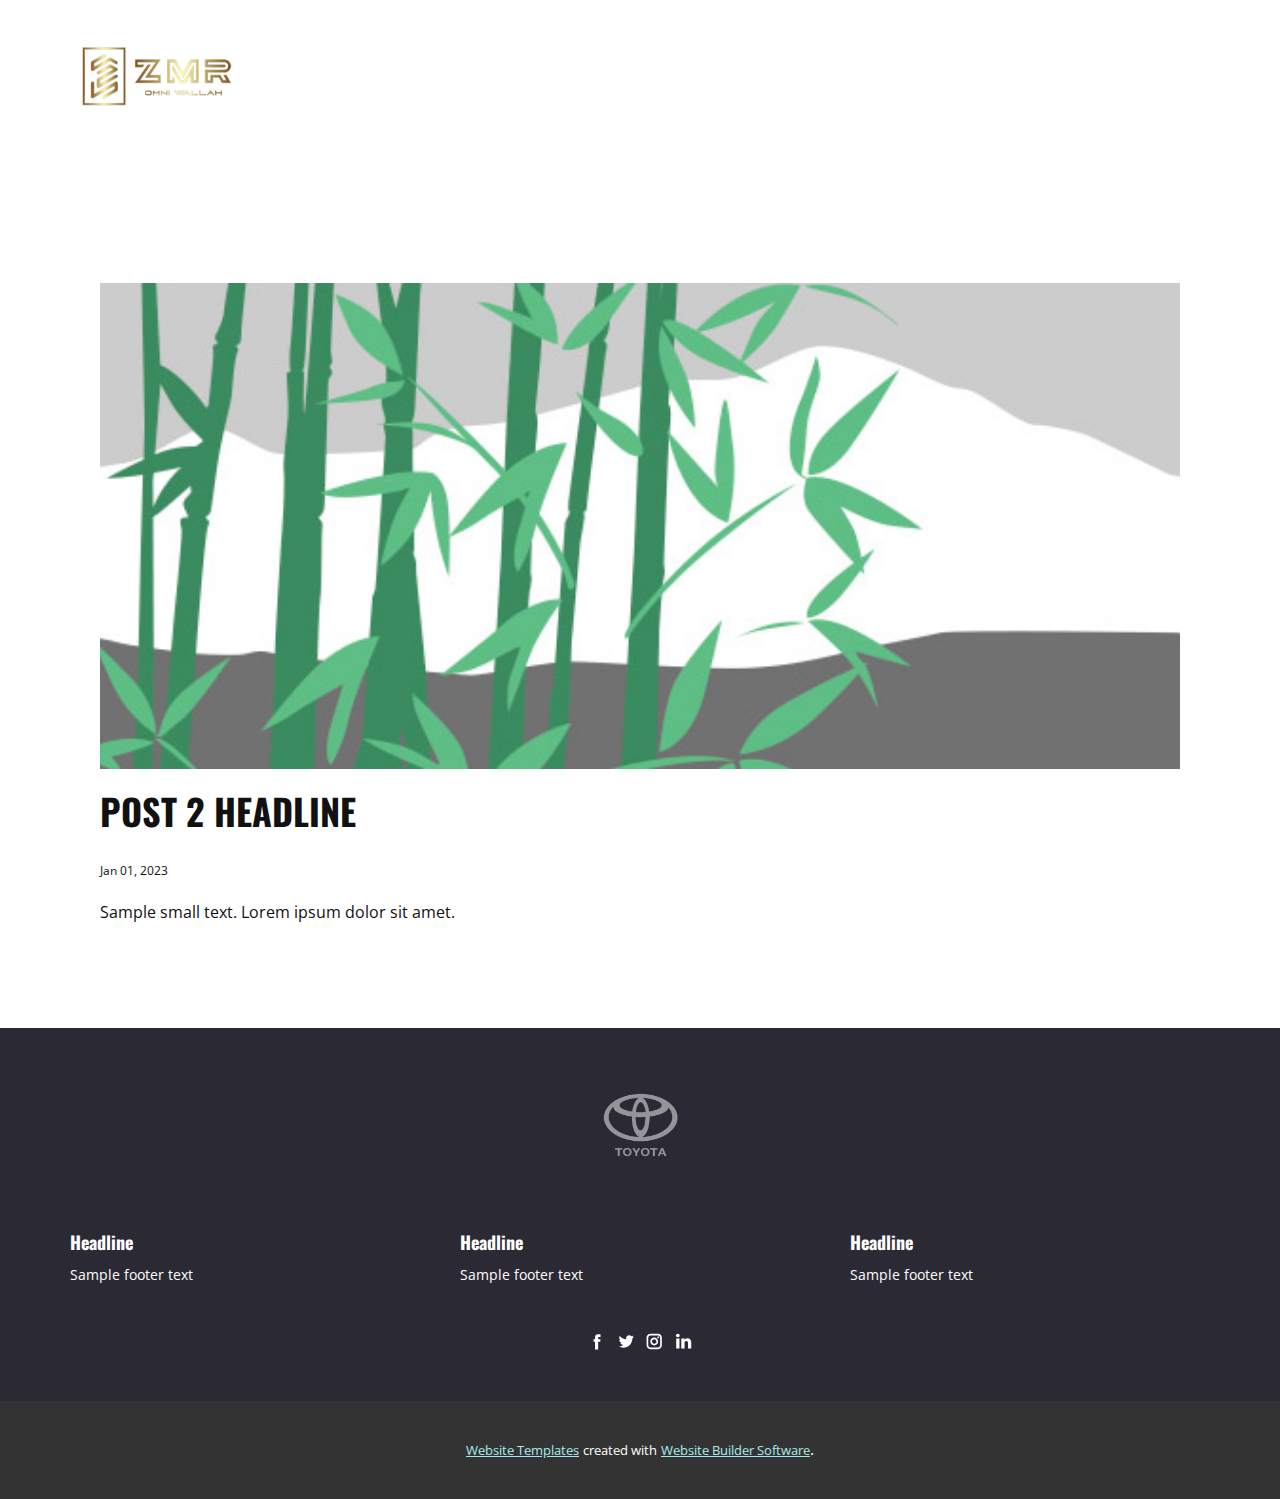
<file: blog/post-1.html>
<!DOCTYPE html>
<html style="font-size: 16px;" lang="en"><head>
    <meta name="viewport" content="width=device-width, initial-scale=1.0">
    <meta charset="utf-8">
    <meta name="keywords" content="Post 1 Headline">
    <meta name="description" content="">
    <title>Post 2 Headline</title>
    <link rel="stylesheet" href="../nicepage.css" media="screen">
<link rel="stylesheet" href="../Post-Template.css" media="screen">
    <script class="u-script" type="text/javascript" src="../jquery.js" defer=""></script>
    <script class="u-script" type="text/javascript" src="../nicepage.js" defer=""></script>
    <meta name="generator" content="Nicepage 5.3.6, nicepage.com">
    <link id="u-theme-google-font" rel="stylesheet" href="https://fonts.googleapis.com/css?family=Oswald:200,300,400,500,600,700|Open+Sans:300,300i,400,400i,500,500i,600,600i,700,700i,800,800i">
    
    
    <script type="application/ld+json">{
		"@context": "http://schema.org",
		"@type": "Organization",
		"name": "WebSite3691876",
		"logo": "images/zyro-image.png",
		"sameAs": []
}</script>
    <meta name="theme-color" content="#35ced0">
  </head>
  <body class="u-body u-xl-mode" data-lang="en"><header class="u-clearfix u-header u-header" id="sec-e213"><div class="u-clearfix u-sheet u-sheet-1">
        <a href="https://www.instagram.com/zmromniwallah/" class="u-image u-logo u-image-1" data-image-width="2688" data-image-height="1956" title="Insta">
          <img src="../images/zyro-image.png" class="u-logo-image u-logo-image-1">
        </a>
        <nav class="u-align-left u-font-size-14 u-hidden-lg u-hidden-md u-hidden-sm u-hidden-xl u-menu u-menu-hamburger u-nav-spacing-25 u-offcanvas u-menu-1" data-responsive-from="XL">
          <div class="menu-collapse" style="font-size: 1rem; letter-spacing: 0px; font-weight: 700; text-transform: uppercase;">
            <a class="u-button-style u-custom-active-border-color u-custom-active-color u-custom-border u-custom-border-color u-custom-borders u-custom-color u-custom-hover-border-color u-custom-hover-color u-custom-left-right-menu-spacing u-custom-padding-bottom u-custom-text-active-color u-custom-text-color u-custom-text-hover-color u-custom-top-bottom-menu-spacing u-nav-link" href="#" style="padding: 8px 22px; font-size: calc(1em + 16px);">
              <svg class="u-svg-link" preserveAspectRatio="xMidYMin slice" viewBox="0 0 302 302" style=""><use xmlns:xlink="http://www.w3.org/1999/xlink" xlink:href="#svg-7b92"></use></svg>
              <svg xmlns="http://www.w3.org/2000/svg" xmlns:xlink="http://www.w3.org/1999/xlink" version="1.1" id="svg-7b92" x="0px" y="0px" viewBox="0 0 302 302" style="enable-background:new 0 0 302 302;" xml:space="preserve" class="u-svg-content"><g><rect y="36" width="302" height="30"></rect><rect y="236" width="302" height="30"></rect><rect y="136" width="302" height="30"></rect>
</g><g></g><g></g><g></g><g></g><g></g><g></g><g></g><g></g><g></g><g></g><g></g><g></g><g></g><g></g><g></g></svg>
            </a>
          </div>
          <div class="u-custom-menu u-nav-container">
            <ul class="u-nav u-spacing-30 u-unstyled u-nav-1"><li class="u-nav-item"><a class="u-border-2 u-border-active-grey-90 u-border-hover-grey-50 u-border-no-left u-border-no-right u-border-no-top u-button-style u-nav-link u-text-active-black u-text-body-color u-text-hover-black" href="../Page-2.html#carousel_b164" style="padding: 10px 0px;">About</a>
</li><li class="u-nav-item"><a class="u-border-2 u-border-active-grey-90 u-border-hover-grey-50 u-border-no-left u-border-no-right u-border-no-top u-button-style u-nav-link u-text-active-black u-text-body-color u-text-hover-black" href="../Page-2.html#carousel_73e3" style="padding: 10px 0px;">Vision</a>
</li><li class="u-nav-item"><a class="u-border-2 u-border-active-grey-90 u-border-hover-grey-50 u-border-no-left u-border-no-right u-border-no-top u-button-style u-nav-link u-text-active-black u-text-body-color u-text-hover-black" href="../Page-2.html#carousel_6f41" style="padding: 10px 0px;">Newsletter</a>
</li></ul>
          </div>
          <div class="u-custom-menu u-nav-container-collapse">
            <div class="u-align-center u-black u-container-style u-inner-container-layout u-opacity u-opacity-95 u-sidenav">
              <div class="u-inner-container-layout u-sidenav-overflow">
                <div class="u-menu-close"></div>
                <ul class="u-align-center u-nav u-popupmenu-items u-unstyled u-nav-2"><li class="u-nav-item"><a class="u-button-style u-nav-link" href="../Page-2.html#carousel_b164" style="padding-top: 16px; padding-bottom: 16px;">About</a>
</li><li class="u-nav-item"><a class="u-button-style u-nav-link" href="../Page-2.html#carousel_73e3" style="padding-top: 16px; padding-bottom: 16px;">Vision</a>
</li><li class="u-nav-item"><a class="u-button-style u-nav-link" href="../Page-2.html#carousel_6f41" style="padding-top: 16px; padding-bottom: 16px;">Newsletter</a>
</li></ul>
              </div>
            </div>
            <div class="u-black u-menu-overlay u-opacity u-opacity-70"></div>
          </div>
        </nav>
      </div></header>
    <section class="u-align-center u-clearfix u-section-1" id="sec-fb3a">
      <div class="u-clearfix u-sheet u-valign-middle-md u-valign-middle-sm u-valign-middle-xs u-sheet-1"><!--post_details--><!--post_details_options_json--><!--{"source":""}--><!--/post_details_options_json--><!--blog_post-->
        <div class="u-container-style u-expanded-width u-post-details u-post-details-1">
          <div class="u-container-layout u-valign-middle u-container-layout-1"><!--blog_post_image-->
            <img alt="" class="u-blog-control u-expanded-width u-image u-image-default u-image-1" src="../images/68f64b9d.jpeg"><!--/blog_post_image--><!--blog_post_header-->
            <h2 class="u-blog-control u-text u-text-1">Post 2 Headline</h2><!--/blog_post_header--><!--blog_post_metadata-->
            <div class="u-blog-control u-metadata u-metadata-1"><!--blog_post_metadata_date-->
              <span class="u-meta-date u-meta-icon">Jan 01, 2023</span><!--/blog_post_metadata_date--><!--blog_post_metadata_category-->
              <!--/blog_post_metadata_category--><!--blog_post_metadata_comments-->
              <!--/blog_post_metadata_comments-->
            </div><!--/blog_post_metadata--><!--blog_post_content-->
            <div class="u-align-justify u-blog-control u-post-content u-text u-text-2 fr-view">
  Sample small text. Lorem ipsum dolor sit amet.
  </div><!--/blog_post_content-->
          </div>
        </div><!--/blog_post--><!--/post_details-->
      </div>
    </section>
    
    
    <footer class="u-clearfix u-footer u-palette-4-dark-3" id="sec-6381"><div class="u-clearfix u-sheet u-sheet-1">
        <a href="#" class="u-image u-logo u-opacity u-opacity-50 u-image-1" src="">
          <img src="../images/37296cc26cc11a0fe94853b94e0ea48f.png" class="u-logo-image u-logo-image-1">
        </a>
        <div class="u-clearfix u-expanded-width-lg u-expanded-width-md u-expanded-width-xl u-expanded-width-xs u-gutter-30 u-layout-wrap u-layout-wrap-1">
          <div class="u-gutter-0 u-layout">
            <div class="u-layout-row">
              <div class="u-align-left u-container-style u-layout-cell u-left-cell u-size-20 u-size-20-md u-layout-cell-1">
                <div class="u-container-layout u-valign-top u-container-layout-1">
                  <h6 class="u-text u-text-1">Headline</h6>
                  <p class="u-small-text u-text u-text-variant u-text-2">Sample footer text</p>
                </div>
              </div>
              <div class="u-align-left u-container-style u-layout-cell u-size-20 u-size-20-md u-layout-cell-2">
                <div class="u-container-layout u-valign-top u-container-layout-2">
                  <h6 class="u-text u-text-3">Headline</h6>
                  <p class="u-small-text u-text u-text-variant u-text-4">Sample footer text</p>
                </div>
              </div>
              <div class="u-align-left u-container-style u-layout-cell u-right-cell u-size-20 u-size-20-md u-layout-cell-3">
                <div class="u-container-layout u-valign-top u-container-layout-3">
                  <h6 class="u-text u-text-5">Headline</h6>
                  <p class="u-small-text u-text u-text-variant u-text-6">Sample footer text</p>
                </div>
              </div>
            </div>
          </div>
        </div>
        <div class="u-social-icons u-spacing-10 u-social-icons-1">
          <a class="u-social-url" target="_blank" href=""><span class="u-icon u-icon-circle u-social-facebook u-social-icon u-icon-1"><svg class="u-svg-link" preserveAspectRatio="xMidYMin slice" viewBox="0 0 112.2 112.2" style="undefined"><use xmlns:xlink="http://www.w3.org/1999/xlink" xlink:href="#svg-51cd"></use></svg><svg x="0px" y="0px" viewBox="0 0 112.2 112.2" enable-background="new 0 0 112.2 112.2" xml:space="preserve" id="svg-51cd" class="u-svg-content"><path d="M75.5,28.8H65.4c-1.5,0-4,0.9-4,4.3v9.4h13.9l-1.5,15.8H61.4v45.1H42.8V58.3h-8.8V42.4h8.8V32.2 c0-7.4,3.4-18.8,18.8-18.8h13.8v15.4H75.5z"></path></svg></span>
          </a>
          <a class="u-social-url" target="_blank" href=""><span class="u-icon u-icon-circle u-social-icon u-social-twitter u-icon-2"><svg class="u-svg-link" preserveAspectRatio="xMidYMin slice" viewBox="0 0 112.2 112.2" style="undefined"><use xmlns:xlink="http://www.w3.org/1999/xlink" xlink:href="#svg-93be"></use></svg><svg x="0px" y="0px" viewBox="0 0 112.2 112.2" enable-background="new 0 0 112.2 112.2" xml:space="preserve" id="svg-93be" class="u-svg-content"><path d="M92.2,38.2c0,0.8,0,1.6,0,2.3c0,24.3-18.6,52.4-52.6,52.4c-10.6,0.1-20.2-2.9-28.5-8.2 c1.4,0.2,2.9,0.2,4.4,0.2c8.7,0,16.7-2.9,23-7.9c-8.1-0.2-14.9-5.5-17.3-12.8c1.1,0.2,2.4,0.2,3.4,0.2c1.6,0,3.3-0.2,4.8-0.7 c-8.4-1.6-14.9-9.2-14.9-18c0-0.2,0-0.2,0-0.2c2.5,1.4,5.4,2.2,8.4,2.3c-5-3.3-8.3-8.9-8.3-15.4c0-3.4,1-6.5,2.5-9.2 c9.1,11.1,22.7,18.5,38,19.2c-0.2-1.4-0.4-2.8-0.4-4.3c0.1-10,8.3-18.2,18.5-18.2c5.4,0,10.1,2.2,13.5,5.7c4.3-0.8,8.1-2.3,11.7-4.5 c-1.4,4.3-4.3,7.9-8.1,10.1c3.7-0.4,7.3-1.4,10.6-2.9C98.9,32.3,95.7,35.5,92.2,38.2z"></path></svg></span>
          </a>
          <a class="u-social-url" target="_blank" href=""><span class="u-icon u-icon-circle u-social-icon u-social-instagram u-icon-3"><svg class="u-svg-link" preserveAspectRatio="xMidYMin slice" viewBox="0 0 112.2 112.2" style="undefined"><use xmlns:xlink="http://www.w3.org/1999/xlink" xlink:href="#svg-e03b"></use></svg><svg x="0px" y="0px" viewBox="0 0 112.2 112.2" enable-background="new 0 0 112.2 112.2" xml:space="preserve" id="svg-e03b" class="u-svg-content"><path d="M55.9,32.9c-12.8,0-23.2,10.4-23.2,23.2s10.4,23.2,23.2,23.2s23.2-10.4,23.2-23.2S68.7,32.9,55.9,32.9z M55.9,69.4c-7.4,0-13.3-6-13.3-13.3c-0.1-7.4,6-13.3,13.3-13.3s13.3,6,13.3,13.3C69.3,63.5,63.3,69.4,55.9,69.4z"></path><path d="M79.7,26.8c-3,0-5.4,2.5-5.4,5.4s2.5,5.4,5.4,5.4c3,0,5.4-2.5,5.4-5.4S82.7,26.8,79.7,26.8z"></path><path d="M78.2,11H33.5C21,11,10.8,21.3,10.8,33.7v44.7c0,12.6,10.2,22.8,22.7,22.8h44.7c12.6,0,22.7-10.2,22.7-22.7 V33.7C100.8,21.1,90.6,11,78.2,11z M91,78.4c0,7.1-5.8,12.8-12.8,12.8H33.5c-7.1,0-12.8-5.8-12.8-12.8V33.7 c0-7.1,5.8-12.8,12.8-12.8h44.7c7.1,0,12.8,5.8,12.8,12.8V78.4z"></path></svg></span>
          </a>
          <a class="u-social-url" target="_blank" href=""><span class="u-icon u-icon-circle u-social-icon u-social-linkedin u-icon-4"><svg class="u-svg-link" preserveAspectRatio="xMidYMin slice" viewBox="0 0 112.2 112.2" style="undefined"><use xmlns:xlink="http://www.w3.org/1999/xlink" xlink:href="#svg-4010"></use></svg><svg x="0px" y="0px" viewBox="0 0 112.2 112.2" enable-background="new 0 0 112.2 112.2" xml:space="preserve" id="svg-4010" class="u-svg-content"><path d="M33.8,96.8H14.5v-58h19.3V96.8z M24.1,30.9L24.1,30.9c-6.6,0-10.8-4.5-10.8-10.1c0-5.8,4.3-10.1,10.9-10.1 S34.9,15,35.1,20.8C35.1,26.4,30.8,30.9,24.1,30.9z M103.3,96.8H84.1v-31c0-7.8-2.7-13.1-9.8-13.1c-5.3,0-8.5,3.6-9.9,7.1 c-0.6,1.3-0.6,3-0.6,4.8V97H44.5c0,0,0.3-52.6,0-58h19.3v8.2c2.6-3.9,7.2-9.6,17.4-9.6c12.7,0,22.2,8.4,22.2,26.1V96.8z"></path></svg></span>
          </a>
        </div>
      </div></footer>
    <section class="u-backlink u-clearfix u-grey-80">
      <a class="u-link" href="https://nicepage.com/website-templates" target="_blank">
        <span>Website Templates</span>
      </a>
      <p class="u-text">
        <span>created with</span>
      </p>
      <a class="u-link" href="" target="_blank">
        <span>Website Builder Software</span>
      </a>. 
    </section>
  
</body></html>
</file>
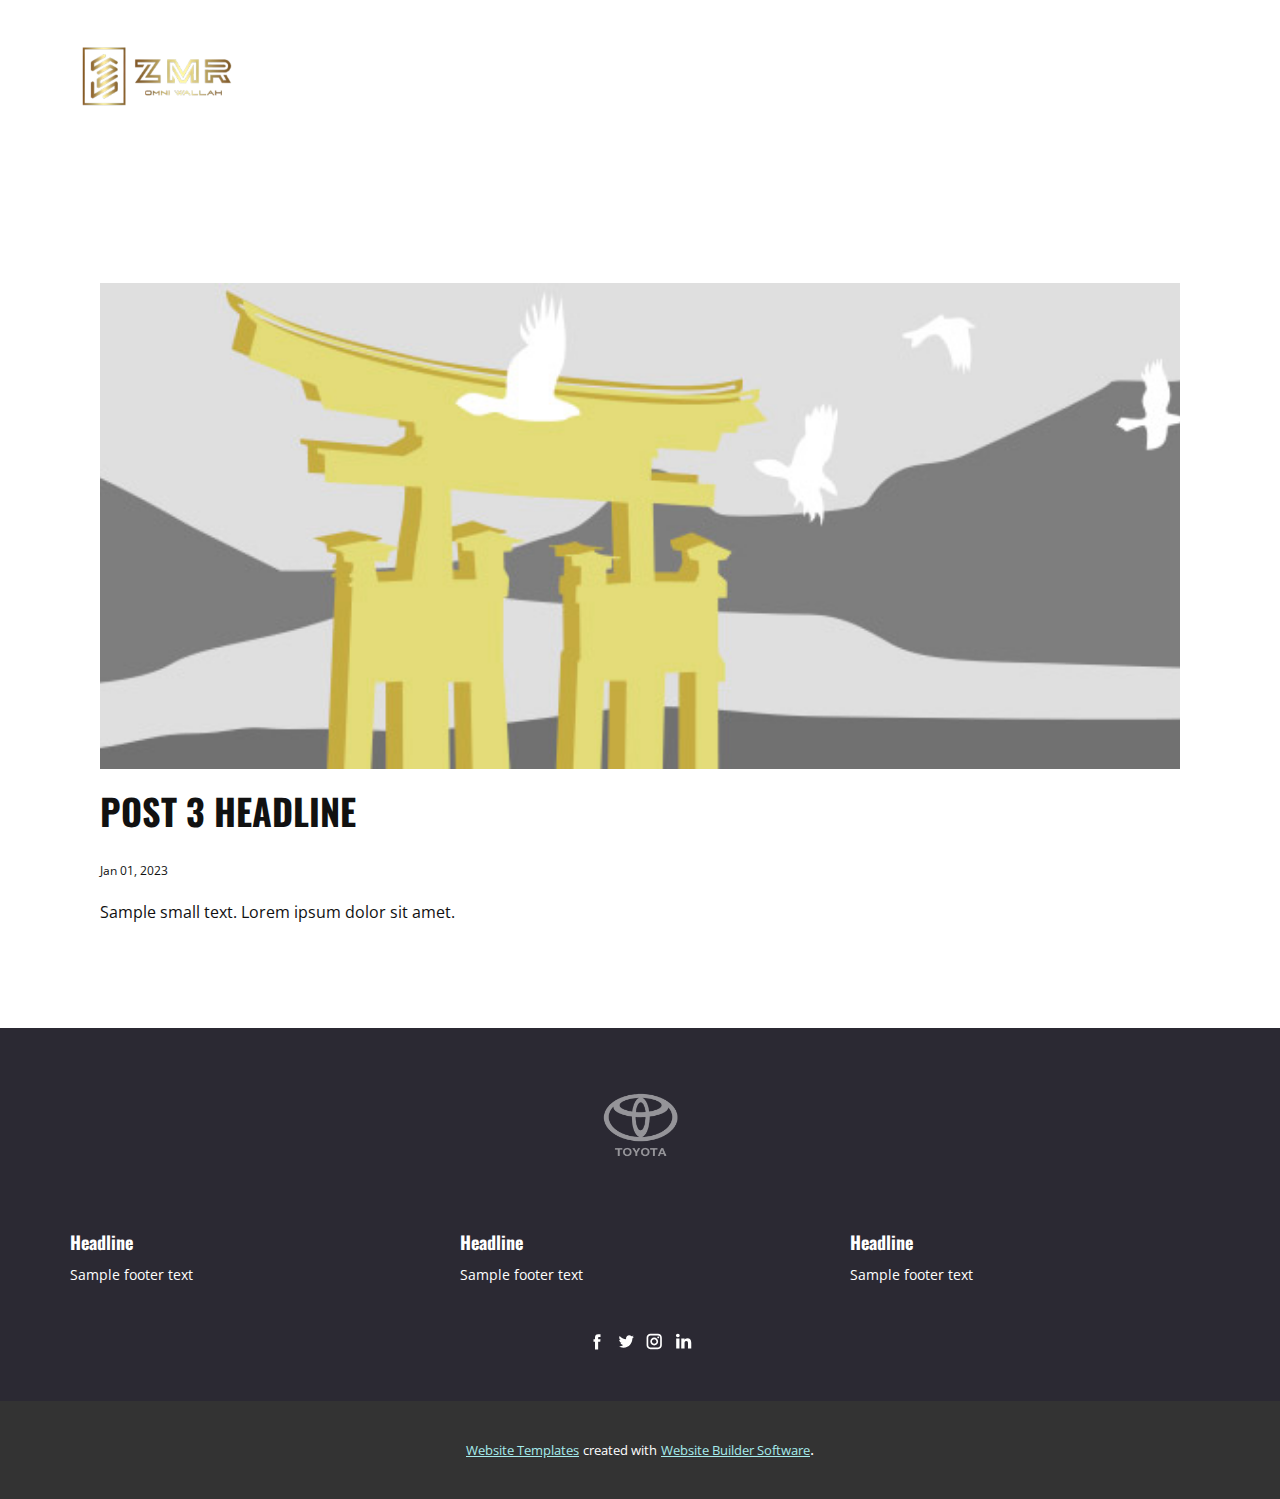
<file: blog/post-2.html>
<!DOCTYPE html>
<html style="font-size: 16px;" lang="en"><head>
    <meta name="viewport" content="width=device-width, initial-scale=1.0">
    <meta charset="utf-8">
    <meta name="keywords" content="Post 1 Headline">
    <meta name="description" content="">
    <title>Post 3 Headline</title>
    <link rel="stylesheet" href="../nicepage.css" media="screen">
<link rel="stylesheet" href="../Post-Template.css" media="screen">
    <script class="u-script" type="text/javascript" src="../jquery.js" defer=""></script>
    <script class="u-script" type="text/javascript" src="../nicepage.js" defer=""></script>
    <meta name="generator" content="Nicepage 5.3.6, nicepage.com">
    <link id="u-theme-google-font" rel="stylesheet" href="https://fonts.googleapis.com/css?family=Oswald:200,300,400,500,600,700|Open+Sans:300,300i,400,400i,500,500i,600,600i,700,700i,800,800i">
    
    
    <script type="application/ld+json">{
		"@context": "http://schema.org",
		"@type": "Organization",
		"name": "WebSite3691876",
		"logo": "images/zyro-image.png",
		"sameAs": []
}</script>
    <meta name="theme-color" content="#35ced0">
  </head>
  <body class="u-body u-xl-mode" data-lang="en"><header class="u-clearfix u-header u-header" id="sec-e213"><div class="u-clearfix u-sheet u-sheet-1">
        <a href="https://www.instagram.com/zmromniwallah/" class="u-image u-logo u-image-1" data-image-width="2688" data-image-height="1956" title="Insta">
          <img src="../images/zyro-image.png" class="u-logo-image u-logo-image-1">
        </a>
        <nav class="u-align-left u-font-size-14 u-hidden-lg u-hidden-md u-hidden-sm u-hidden-xl u-menu u-menu-hamburger u-nav-spacing-25 u-offcanvas u-menu-1" data-responsive-from="XL">
          <div class="menu-collapse" style="font-size: 1rem; letter-spacing: 0px; font-weight: 700; text-transform: uppercase;">
            <a class="u-button-style u-custom-active-border-color u-custom-active-color u-custom-border u-custom-border-color u-custom-borders u-custom-color u-custom-hover-border-color u-custom-hover-color u-custom-left-right-menu-spacing u-custom-padding-bottom u-custom-text-active-color u-custom-text-color u-custom-text-hover-color u-custom-top-bottom-menu-spacing u-nav-link" href="#" style="padding: 8px 22px; font-size: calc(1em + 16px);">
              <svg class="u-svg-link" preserveAspectRatio="xMidYMin slice" viewBox="0 0 302 302" style=""><use xmlns:xlink="http://www.w3.org/1999/xlink" xlink:href="#svg-7b92"></use></svg>
              <svg xmlns="http://www.w3.org/2000/svg" xmlns:xlink="http://www.w3.org/1999/xlink" version="1.1" id="svg-7b92" x="0px" y="0px" viewBox="0 0 302 302" style="enable-background:new 0 0 302 302;" xml:space="preserve" class="u-svg-content"><g><rect y="36" width="302" height="30"></rect><rect y="236" width="302" height="30"></rect><rect y="136" width="302" height="30"></rect>
</g><g></g><g></g><g></g><g></g><g></g><g></g><g></g><g></g><g></g><g></g><g></g><g></g><g></g><g></g><g></g></svg>
            </a>
          </div>
          <div class="u-custom-menu u-nav-container">
            <ul class="u-nav u-spacing-30 u-unstyled u-nav-1"><li class="u-nav-item"><a class="u-border-2 u-border-active-grey-90 u-border-hover-grey-50 u-border-no-left u-border-no-right u-border-no-top u-button-style u-nav-link u-text-active-black u-text-body-color u-text-hover-black" href="../Page-2.html#carousel_b164" style="padding: 10px 0px;">About</a>
</li><li class="u-nav-item"><a class="u-border-2 u-border-active-grey-90 u-border-hover-grey-50 u-border-no-left u-border-no-right u-border-no-top u-button-style u-nav-link u-text-active-black u-text-body-color u-text-hover-black" href="../Page-2.html#carousel_73e3" style="padding: 10px 0px;">Vision</a>
</li><li class="u-nav-item"><a class="u-border-2 u-border-active-grey-90 u-border-hover-grey-50 u-border-no-left u-border-no-right u-border-no-top u-button-style u-nav-link u-text-active-black u-text-body-color u-text-hover-black" href="../Page-2.html#carousel_6f41" style="padding: 10px 0px;">Newsletter</a>
</li></ul>
          </div>
          <div class="u-custom-menu u-nav-container-collapse">
            <div class="u-align-center u-black u-container-style u-inner-container-layout u-opacity u-opacity-95 u-sidenav">
              <div class="u-inner-container-layout u-sidenav-overflow">
                <div class="u-menu-close"></div>
                <ul class="u-align-center u-nav u-popupmenu-items u-unstyled u-nav-2"><li class="u-nav-item"><a class="u-button-style u-nav-link" href="../Page-2.html#carousel_b164" style="padding-top: 16px; padding-bottom: 16px;">About</a>
</li><li class="u-nav-item"><a class="u-button-style u-nav-link" href="../Page-2.html#carousel_73e3" style="padding-top: 16px; padding-bottom: 16px;">Vision</a>
</li><li class="u-nav-item"><a class="u-button-style u-nav-link" href="../Page-2.html#carousel_6f41" style="padding-top: 16px; padding-bottom: 16px;">Newsletter</a>
</li></ul>
              </div>
            </div>
            <div class="u-black u-menu-overlay u-opacity u-opacity-70"></div>
          </div>
        </nav>
      </div></header>
    <section class="u-align-center u-clearfix u-section-1" id="sec-fb3a">
      <div class="u-clearfix u-sheet u-valign-middle-md u-valign-middle-sm u-valign-middle-xs u-sheet-1"><!--post_details--><!--post_details_options_json--><!--{"source":""}--><!--/post_details_options_json--><!--blog_post-->
        <div class="u-container-style u-expanded-width u-post-details u-post-details-1">
          <div class="u-container-layout u-valign-middle u-container-layout-1"><!--blog_post_image-->
            <img alt="" class="u-blog-control u-expanded-width u-image u-image-default u-image-1" src="../images/8ad73f3c.jpeg"><!--/blog_post_image--><!--blog_post_header-->
            <h2 class="u-blog-control u-text u-text-1">Post 3 Headline</h2><!--/blog_post_header--><!--blog_post_metadata-->
            <div class="u-blog-control u-metadata u-metadata-1"><!--blog_post_metadata_date-->
              <span class="u-meta-date u-meta-icon">Jan 01, 2023</span><!--/blog_post_metadata_date--><!--blog_post_metadata_category-->
              <!--/blog_post_metadata_category--><!--blog_post_metadata_comments-->
              <!--/blog_post_metadata_comments-->
            </div><!--/blog_post_metadata--><!--blog_post_content-->
            <div class="u-align-justify u-blog-control u-post-content u-text u-text-2 fr-view">
  Sample small text. Lorem ipsum dolor sit amet.
  </div><!--/blog_post_content-->
          </div>
        </div><!--/blog_post--><!--/post_details-->
      </div>
    </section>
    
    
    <footer class="u-clearfix u-footer u-palette-4-dark-3" id="sec-6381"><div class="u-clearfix u-sheet u-sheet-1">
        <a href="#" class="u-image u-logo u-opacity u-opacity-50 u-image-1" src="">
          <img src="../images/37296cc26cc11a0fe94853b94e0ea48f.png" class="u-logo-image u-logo-image-1">
        </a>
        <div class="u-clearfix u-expanded-width-lg u-expanded-width-md u-expanded-width-xl u-expanded-width-xs u-gutter-30 u-layout-wrap u-layout-wrap-1">
          <div class="u-gutter-0 u-layout">
            <div class="u-layout-row">
              <div class="u-align-left u-container-style u-layout-cell u-left-cell u-size-20 u-size-20-md u-layout-cell-1">
                <div class="u-container-layout u-valign-top u-container-layout-1">
                  <h6 class="u-text u-text-1">Headline</h6>
                  <p class="u-small-text u-text u-text-variant u-text-2">Sample footer text</p>
                </div>
              </div>
              <div class="u-align-left u-container-style u-layout-cell u-size-20 u-size-20-md u-layout-cell-2">
                <div class="u-container-layout u-valign-top u-container-layout-2">
                  <h6 class="u-text u-text-3">Headline</h6>
                  <p class="u-small-text u-text u-text-variant u-text-4">Sample footer text</p>
                </div>
              </div>
              <div class="u-align-left u-container-style u-layout-cell u-right-cell u-size-20 u-size-20-md u-layout-cell-3">
                <div class="u-container-layout u-valign-top u-container-layout-3">
                  <h6 class="u-text u-text-5">Headline</h6>
                  <p class="u-small-text u-text u-text-variant u-text-6">Sample footer text</p>
                </div>
              </div>
            </div>
          </div>
        </div>
        <div class="u-social-icons u-spacing-10 u-social-icons-1">
          <a class="u-social-url" target="_blank" href=""><span class="u-icon u-icon-circle u-social-facebook u-social-icon u-icon-1"><svg class="u-svg-link" preserveAspectRatio="xMidYMin slice" viewBox="0 0 112.2 112.2" style="undefined"><use xmlns:xlink="http://www.w3.org/1999/xlink" xlink:href="#svg-51cd"></use></svg><svg x="0px" y="0px" viewBox="0 0 112.2 112.2" enable-background="new 0 0 112.2 112.2" xml:space="preserve" id="svg-51cd" class="u-svg-content"><path d="M75.5,28.8H65.4c-1.5,0-4,0.9-4,4.3v9.4h13.9l-1.5,15.8H61.4v45.1H42.8V58.3h-8.8V42.4h8.8V32.2 c0-7.4,3.4-18.8,18.8-18.8h13.8v15.4H75.5z"></path></svg></span>
          </a>
          <a class="u-social-url" target="_blank" href=""><span class="u-icon u-icon-circle u-social-icon u-social-twitter u-icon-2"><svg class="u-svg-link" preserveAspectRatio="xMidYMin slice" viewBox="0 0 112.2 112.2" style="undefined"><use xmlns:xlink="http://www.w3.org/1999/xlink" xlink:href="#svg-93be"></use></svg><svg x="0px" y="0px" viewBox="0 0 112.2 112.2" enable-background="new 0 0 112.2 112.2" xml:space="preserve" id="svg-93be" class="u-svg-content"><path d="M92.2,38.2c0,0.8,0,1.6,0,2.3c0,24.3-18.6,52.4-52.6,52.4c-10.6,0.1-20.2-2.9-28.5-8.2 c1.4,0.2,2.9,0.2,4.4,0.2c8.7,0,16.7-2.9,23-7.9c-8.1-0.2-14.9-5.5-17.3-12.8c1.1,0.2,2.4,0.2,3.4,0.2c1.6,0,3.3-0.2,4.8-0.7 c-8.4-1.6-14.9-9.2-14.9-18c0-0.2,0-0.2,0-0.2c2.5,1.4,5.4,2.2,8.4,2.3c-5-3.3-8.3-8.9-8.3-15.4c0-3.4,1-6.5,2.5-9.2 c9.1,11.1,22.7,18.5,38,19.2c-0.2-1.4-0.4-2.8-0.4-4.3c0.1-10,8.3-18.2,18.5-18.2c5.4,0,10.1,2.2,13.5,5.7c4.3-0.8,8.1-2.3,11.7-4.5 c-1.4,4.3-4.3,7.9-8.1,10.1c3.7-0.4,7.3-1.4,10.6-2.9C98.9,32.3,95.7,35.5,92.2,38.2z"></path></svg></span>
          </a>
          <a class="u-social-url" target="_blank" href=""><span class="u-icon u-icon-circle u-social-icon u-social-instagram u-icon-3"><svg class="u-svg-link" preserveAspectRatio="xMidYMin slice" viewBox="0 0 112.2 112.2" style="undefined"><use xmlns:xlink="http://www.w3.org/1999/xlink" xlink:href="#svg-e03b"></use></svg><svg x="0px" y="0px" viewBox="0 0 112.2 112.2" enable-background="new 0 0 112.2 112.2" xml:space="preserve" id="svg-e03b" class="u-svg-content"><path d="M55.9,32.9c-12.8,0-23.2,10.4-23.2,23.2s10.4,23.2,23.2,23.2s23.2-10.4,23.2-23.2S68.7,32.9,55.9,32.9z M55.9,69.4c-7.4,0-13.3-6-13.3-13.3c-0.1-7.4,6-13.3,13.3-13.3s13.3,6,13.3,13.3C69.3,63.5,63.3,69.4,55.9,69.4z"></path><path d="M79.7,26.8c-3,0-5.4,2.5-5.4,5.4s2.5,5.4,5.4,5.4c3,0,5.4-2.5,5.4-5.4S82.7,26.8,79.7,26.8z"></path><path d="M78.2,11H33.5C21,11,10.8,21.3,10.8,33.7v44.7c0,12.6,10.2,22.8,22.7,22.8h44.7c12.6,0,22.7-10.2,22.7-22.7 V33.7C100.8,21.1,90.6,11,78.2,11z M91,78.4c0,7.1-5.8,12.8-12.8,12.8H33.5c-7.1,0-12.8-5.8-12.8-12.8V33.7 c0-7.1,5.8-12.8,12.8-12.8h44.7c7.1,0,12.8,5.8,12.8,12.8V78.4z"></path></svg></span>
          </a>
          <a class="u-social-url" target="_blank" href=""><span class="u-icon u-icon-circle u-social-icon u-social-linkedin u-icon-4"><svg class="u-svg-link" preserveAspectRatio="xMidYMin slice" viewBox="0 0 112.2 112.2" style="undefined"><use xmlns:xlink="http://www.w3.org/1999/xlink" xlink:href="#svg-4010"></use></svg><svg x="0px" y="0px" viewBox="0 0 112.2 112.2" enable-background="new 0 0 112.2 112.2" xml:space="preserve" id="svg-4010" class="u-svg-content"><path d="M33.8,96.8H14.5v-58h19.3V96.8z M24.1,30.9L24.1,30.9c-6.6,0-10.8-4.5-10.8-10.1c0-5.8,4.3-10.1,10.9-10.1 S34.9,15,35.1,20.8C35.1,26.4,30.8,30.9,24.1,30.9z M103.3,96.8H84.1v-31c0-7.8-2.7-13.1-9.8-13.1c-5.3,0-8.5,3.6-9.9,7.1 c-0.6,1.3-0.6,3-0.6,4.8V97H44.5c0,0,0.3-52.6,0-58h19.3v8.2c2.6-3.9,7.2-9.6,17.4-9.6c12.7,0,22.2,8.4,22.2,26.1V96.8z"></path></svg></span>
          </a>
        </div>
      </div></footer>
    <section class="u-backlink u-clearfix u-grey-80">
      <a class="u-link" href="https://nicepage.com/website-templates" target="_blank">
        <span>Website Templates</span>
      </a>
      <p class="u-text">
        <span>created with</span>
      </p>
      <a class="u-link" href="" target="_blank">
        <span>Website Builder Software</span>
      </a>. 
    </section>
  
</body></html>
</file>
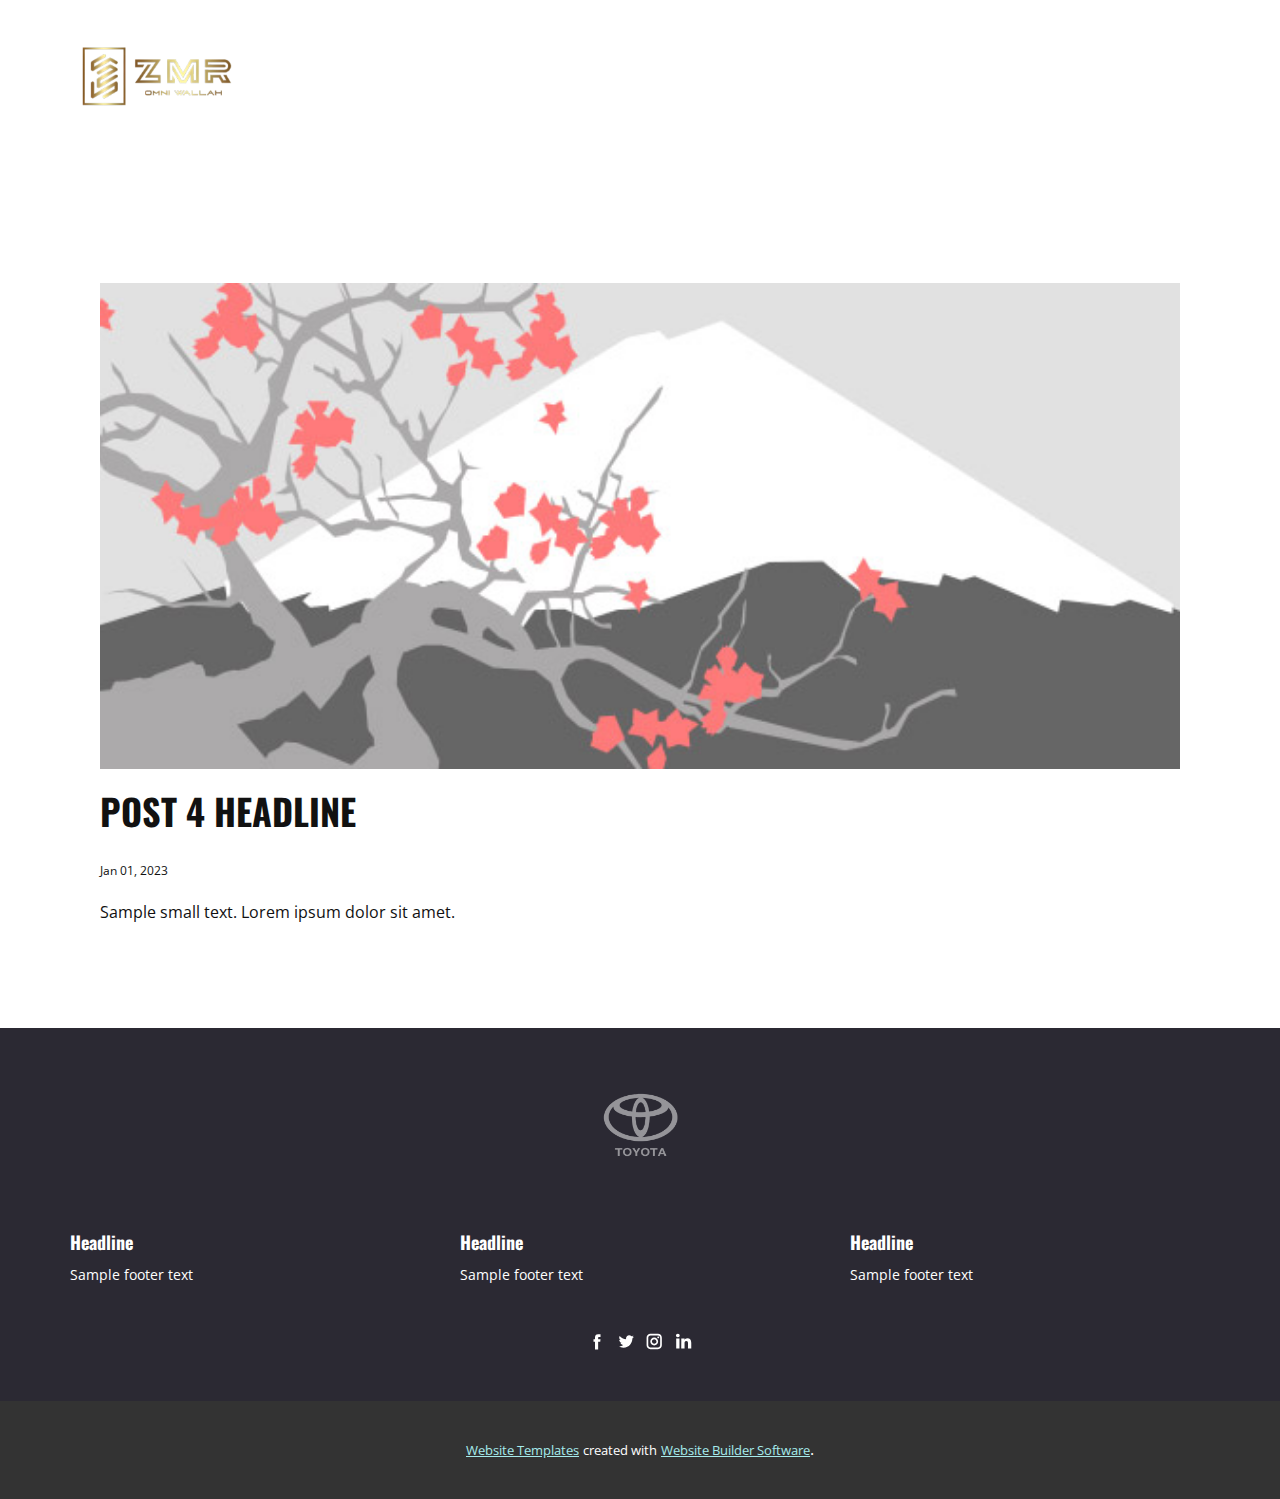
<file: blog/post-3.html>
<!DOCTYPE html>
<html style="font-size: 16px;" lang="en"><head>
    <meta name="viewport" content="width=device-width, initial-scale=1.0">
    <meta charset="utf-8">
    <meta name="keywords" content="Post 1 Headline">
    <meta name="description" content="">
    <title>Post 4 Headline</title>
    <link rel="stylesheet" href="../nicepage.css" media="screen">
<link rel="stylesheet" href="../Post-Template.css" media="screen">
    <script class="u-script" type="text/javascript" src="../jquery.js" defer=""></script>
    <script class="u-script" type="text/javascript" src="../nicepage.js" defer=""></script>
    <meta name="generator" content="Nicepage 5.3.6, nicepage.com">
    <link id="u-theme-google-font" rel="stylesheet" href="https://fonts.googleapis.com/css?family=Oswald:200,300,400,500,600,700|Open+Sans:300,300i,400,400i,500,500i,600,600i,700,700i,800,800i">
    
    
    <script type="application/ld+json">{
		"@context": "http://schema.org",
		"@type": "Organization",
		"name": "WebSite3691876",
		"logo": "images/zyro-image.png",
		"sameAs": []
}</script>
    <meta name="theme-color" content="#35ced0">
  </head>
  <body class="u-body u-xl-mode" data-lang="en"><header class="u-clearfix u-header u-header" id="sec-e213"><div class="u-clearfix u-sheet u-sheet-1">
        <a href="https://www.instagram.com/zmromniwallah/" class="u-image u-logo u-image-1" data-image-width="2688" data-image-height="1956" title="Insta">
          <img src="../images/zyro-image.png" class="u-logo-image u-logo-image-1">
        </a>
        <nav class="u-align-left u-font-size-14 u-hidden-lg u-hidden-md u-hidden-sm u-hidden-xl u-menu u-menu-hamburger u-nav-spacing-25 u-offcanvas u-menu-1" data-responsive-from="XL">
          <div class="menu-collapse" style="font-size: 1rem; letter-spacing: 0px; font-weight: 700; text-transform: uppercase;">
            <a class="u-button-style u-custom-active-border-color u-custom-active-color u-custom-border u-custom-border-color u-custom-borders u-custom-color u-custom-hover-border-color u-custom-hover-color u-custom-left-right-menu-spacing u-custom-padding-bottom u-custom-text-active-color u-custom-text-color u-custom-text-hover-color u-custom-top-bottom-menu-spacing u-nav-link" href="#" style="padding: 8px 22px; font-size: calc(1em + 16px);">
              <svg class="u-svg-link" preserveAspectRatio="xMidYMin slice" viewBox="0 0 302 302" style=""><use xmlns:xlink="http://www.w3.org/1999/xlink" xlink:href="#svg-7b92"></use></svg>
              <svg xmlns="http://www.w3.org/2000/svg" xmlns:xlink="http://www.w3.org/1999/xlink" version="1.1" id="svg-7b92" x="0px" y="0px" viewBox="0 0 302 302" style="enable-background:new 0 0 302 302;" xml:space="preserve" class="u-svg-content"><g><rect y="36" width="302" height="30"></rect><rect y="236" width="302" height="30"></rect><rect y="136" width="302" height="30"></rect>
</g><g></g><g></g><g></g><g></g><g></g><g></g><g></g><g></g><g></g><g></g><g></g><g></g><g></g><g></g><g></g></svg>
            </a>
          </div>
          <div class="u-custom-menu u-nav-container">
            <ul class="u-nav u-spacing-30 u-unstyled u-nav-1"><li class="u-nav-item"><a class="u-border-2 u-border-active-grey-90 u-border-hover-grey-50 u-border-no-left u-border-no-right u-border-no-top u-button-style u-nav-link u-text-active-black u-text-body-color u-text-hover-black" href="../Page-2.html#carousel_b164" style="padding: 10px 0px;">About</a>
</li><li class="u-nav-item"><a class="u-border-2 u-border-active-grey-90 u-border-hover-grey-50 u-border-no-left u-border-no-right u-border-no-top u-button-style u-nav-link u-text-active-black u-text-body-color u-text-hover-black" href="../Page-2.html#carousel_73e3" style="padding: 10px 0px;">Vision</a>
</li><li class="u-nav-item"><a class="u-border-2 u-border-active-grey-90 u-border-hover-grey-50 u-border-no-left u-border-no-right u-border-no-top u-button-style u-nav-link u-text-active-black u-text-body-color u-text-hover-black" href="../Page-2.html#carousel_6f41" style="padding: 10px 0px;">Newsletter</a>
</li></ul>
          </div>
          <div class="u-custom-menu u-nav-container-collapse">
            <div class="u-align-center u-black u-container-style u-inner-container-layout u-opacity u-opacity-95 u-sidenav">
              <div class="u-inner-container-layout u-sidenav-overflow">
                <div class="u-menu-close"></div>
                <ul class="u-align-center u-nav u-popupmenu-items u-unstyled u-nav-2"><li class="u-nav-item"><a class="u-button-style u-nav-link" href="../Page-2.html#carousel_b164" style="padding-top: 16px; padding-bottom: 16px;">About</a>
</li><li class="u-nav-item"><a class="u-button-style u-nav-link" href="../Page-2.html#carousel_73e3" style="padding-top: 16px; padding-bottom: 16px;">Vision</a>
</li><li class="u-nav-item"><a class="u-button-style u-nav-link" href="../Page-2.html#carousel_6f41" style="padding-top: 16px; padding-bottom: 16px;">Newsletter</a>
</li></ul>
              </div>
            </div>
            <div class="u-black u-menu-overlay u-opacity u-opacity-70"></div>
          </div>
        </nav>
      </div></header>
    <section class="u-align-center u-clearfix u-section-1" id="sec-fb3a">
      <div class="u-clearfix u-sheet u-valign-middle-md u-valign-middle-sm u-valign-middle-xs u-sheet-1"><!--post_details--><!--post_details_options_json--><!--{"source":""}--><!--/post_details_options_json--><!--blog_post-->
        <div class="u-container-style u-expanded-width u-post-details u-post-details-1">
          <div class="u-container-layout u-valign-middle u-container-layout-1"><!--blog_post_image-->
            <img alt="" class="u-blog-control u-expanded-width u-image u-image-default u-image-1" src="../images/0fd3416c.jpeg"><!--/blog_post_image--><!--blog_post_header-->
            <h2 class="u-blog-control u-text u-text-1">Post 4 Headline</h2><!--/blog_post_header--><!--blog_post_metadata-->
            <div class="u-blog-control u-metadata u-metadata-1"><!--blog_post_metadata_date-->
              <span class="u-meta-date u-meta-icon">Jan 01, 2023</span><!--/blog_post_metadata_date--><!--blog_post_metadata_category-->
              <!--/blog_post_metadata_category--><!--blog_post_metadata_comments-->
              <!--/blog_post_metadata_comments-->
            </div><!--/blog_post_metadata--><!--blog_post_content-->
            <div class="u-align-justify u-blog-control u-post-content u-text u-text-2 fr-view">
  Sample small text. Lorem ipsum dolor sit amet.
  </div><!--/blog_post_content-->
          </div>
        </div><!--/blog_post--><!--/post_details-->
      </div>
    </section>
    
    
    <footer class="u-clearfix u-footer u-palette-4-dark-3" id="sec-6381"><div class="u-clearfix u-sheet u-sheet-1">
        <a href="#" class="u-image u-logo u-opacity u-opacity-50 u-image-1" src="">
          <img src="../images/37296cc26cc11a0fe94853b94e0ea48f.png" class="u-logo-image u-logo-image-1">
        </a>
        <div class="u-clearfix u-expanded-width-lg u-expanded-width-md u-expanded-width-xl u-expanded-width-xs u-gutter-30 u-layout-wrap u-layout-wrap-1">
          <div class="u-gutter-0 u-layout">
            <div class="u-layout-row">
              <div class="u-align-left u-container-style u-layout-cell u-left-cell u-size-20 u-size-20-md u-layout-cell-1">
                <div class="u-container-layout u-valign-top u-container-layout-1">
                  <h6 class="u-text u-text-1">Headline</h6>
                  <p class="u-small-text u-text u-text-variant u-text-2">Sample footer text</p>
                </div>
              </div>
              <div class="u-align-left u-container-style u-layout-cell u-size-20 u-size-20-md u-layout-cell-2">
                <div class="u-container-layout u-valign-top u-container-layout-2">
                  <h6 class="u-text u-text-3">Headline</h6>
                  <p class="u-small-text u-text u-text-variant u-text-4">Sample footer text</p>
                </div>
              </div>
              <div class="u-align-left u-container-style u-layout-cell u-right-cell u-size-20 u-size-20-md u-layout-cell-3">
                <div class="u-container-layout u-valign-top u-container-layout-3">
                  <h6 class="u-text u-text-5">Headline</h6>
                  <p class="u-small-text u-text u-text-variant u-text-6">Sample footer text</p>
                </div>
              </div>
            </div>
          </div>
        </div>
        <div class="u-social-icons u-spacing-10 u-social-icons-1">
          <a class="u-social-url" target="_blank" href=""><span class="u-icon u-icon-circle u-social-facebook u-social-icon u-icon-1"><svg class="u-svg-link" preserveAspectRatio="xMidYMin slice" viewBox="0 0 112.2 112.2" style="undefined"><use xmlns:xlink="http://www.w3.org/1999/xlink" xlink:href="#svg-51cd"></use></svg><svg x="0px" y="0px" viewBox="0 0 112.2 112.2" enable-background="new 0 0 112.2 112.2" xml:space="preserve" id="svg-51cd" class="u-svg-content"><path d="M75.5,28.8H65.4c-1.5,0-4,0.9-4,4.3v9.4h13.9l-1.5,15.8H61.4v45.1H42.8V58.3h-8.8V42.4h8.8V32.2 c0-7.4,3.4-18.8,18.8-18.8h13.8v15.4H75.5z"></path></svg></span>
          </a>
          <a class="u-social-url" target="_blank" href=""><span class="u-icon u-icon-circle u-social-icon u-social-twitter u-icon-2"><svg class="u-svg-link" preserveAspectRatio="xMidYMin slice" viewBox="0 0 112.2 112.2" style="undefined"><use xmlns:xlink="http://www.w3.org/1999/xlink" xlink:href="#svg-93be"></use></svg><svg x="0px" y="0px" viewBox="0 0 112.2 112.2" enable-background="new 0 0 112.2 112.2" xml:space="preserve" id="svg-93be" class="u-svg-content"><path d="M92.2,38.2c0,0.8,0,1.6,0,2.3c0,24.3-18.6,52.4-52.6,52.4c-10.6,0.1-20.2-2.9-28.5-8.2 c1.4,0.2,2.9,0.2,4.4,0.2c8.7,0,16.7-2.9,23-7.9c-8.1-0.2-14.9-5.5-17.3-12.8c1.1,0.2,2.4,0.2,3.4,0.2c1.6,0,3.3-0.2,4.8-0.7 c-8.4-1.6-14.9-9.2-14.9-18c0-0.2,0-0.2,0-0.2c2.5,1.4,5.4,2.2,8.4,2.3c-5-3.3-8.3-8.9-8.3-15.4c0-3.4,1-6.5,2.5-9.2 c9.1,11.1,22.7,18.5,38,19.2c-0.2-1.4-0.4-2.8-0.4-4.3c0.1-10,8.3-18.2,18.5-18.2c5.4,0,10.1,2.2,13.5,5.7c4.3-0.8,8.1-2.3,11.7-4.5 c-1.4,4.3-4.3,7.9-8.1,10.1c3.7-0.4,7.3-1.4,10.6-2.9C98.9,32.3,95.7,35.5,92.2,38.2z"></path></svg></span>
          </a>
          <a class="u-social-url" target="_blank" href=""><span class="u-icon u-icon-circle u-social-icon u-social-instagram u-icon-3"><svg class="u-svg-link" preserveAspectRatio="xMidYMin slice" viewBox="0 0 112.2 112.2" style="undefined"><use xmlns:xlink="http://www.w3.org/1999/xlink" xlink:href="#svg-e03b"></use></svg><svg x="0px" y="0px" viewBox="0 0 112.2 112.2" enable-background="new 0 0 112.2 112.2" xml:space="preserve" id="svg-e03b" class="u-svg-content"><path d="M55.9,32.9c-12.8,0-23.2,10.4-23.2,23.2s10.4,23.2,23.2,23.2s23.2-10.4,23.2-23.2S68.7,32.9,55.9,32.9z M55.9,69.4c-7.4,0-13.3-6-13.3-13.3c-0.1-7.4,6-13.3,13.3-13.3s13.3,6,13.3,13.3C69.3,63.5,63.3,69.4,55.9,69.4z"></path><path d="M79.7,26.8c-3,0-5.4,2.5-5.4,5.4s2.5,5.4,5.4,5.4c3,0,5.4-2.5,5.4-5.4S82.7,26.8,79.7,26.8z"></path><path d="M78.2,11H33.5C21,11,10.8,21.3,10.8,33.7v44.7c0,12.6,10.2,22.8,22.7,22.8h44.7c12.6,0,22.7-10.2,22.7-22.7 V33.7C100.8,21.1,90.6,11,78.2,11z M91,78.4c0,7.1-5.8,12.8-12.8,12.8H33.5c-7.1,0-12.8-5.8-12.8-12.8V33.7 c0-7.1,5.8-12.8,12.8-12.8h44.7c7.1,0,12.8,5.8,12.8,12.8V78.4z"></path></svg></span>
          </a>
          <a class="u-social-url" target="_blank" href=""><span class="u-icon u-icon-circle u-social-icon u-social-linkedin u-icon-4"><svg class="u-svg-link" preserveAspectRatio="xMidYMin slice" viewBox="0 0 112.2 112.2" style="undefined"><use xmlns:xlink="http://www.w3.org/1999/xlink" xlink:href="#svg-4010"></use></svg><svg x="0px" y="0px" viewBox="0 0 112.2 112.2" enable-background="new 0 0 112.2 112.2" xml:space="preserve" id="svg-4010" class="u-svg-content"><path d="M33.8,96.8H14.5v-58h19.3V96.8z M24.1,30.9L24.1,30.9c-6.6,0-10.8-4.5-10.8-10.1c0-5.8,4.3-10.1,10.9-10.1 S34.9,15,35.1,20.8C35.1,26.4,30.8,30.9,24.1,30.9z M103.3,96.8H84.1v-31c0-7.8-2.7-13.1-9.8-13.1c-5.3,0-8.5,3.6-9.9,7.1 c-0.6,1.3-0.6,3-0.6,4.8V97H44.5c0,0,0.3-52.6,0-58h19.3v8.2c2.6-3.9,7.2-9.6,17.4-9.6c12.7,0,22.2,8.4,22.2,26.1V96.8z"></path></svg></span>
          </a>
        </div>
      </div></footer>
    <section class="u-backlink u-clearfix u-grey-80">
      <a class="u-link" href="https://nicepage.com/website-templates" target="_blank">
        <span>Website Templates</span>
      </a>
      <p class="u-text">
        <span>created with</span>
      </p>
      <a class="u-link" href="" target="_blank">
        <span>Website Builder Software</span>
      </a>. 
    </section>
  
</body></html>
</file>
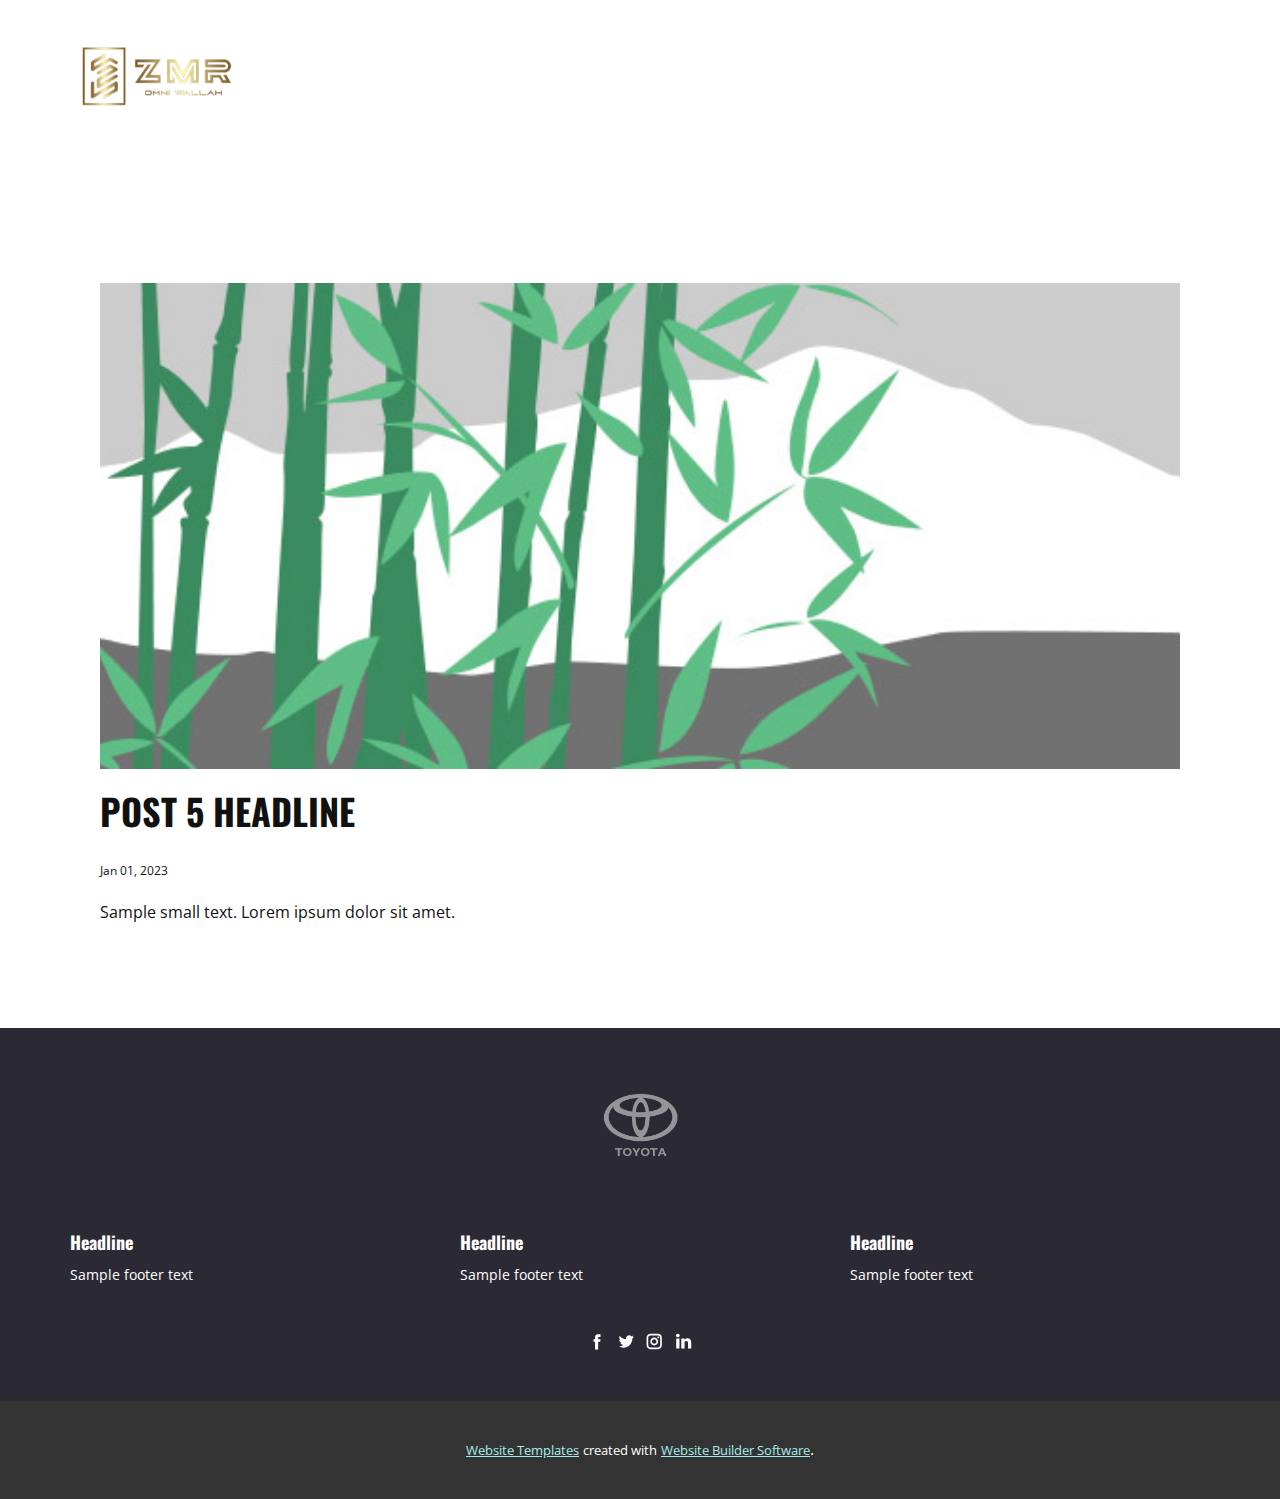
<file: blog/post-4.html>
<!DOCTYPE html>
<html style="font-size: 16px;" lang="en"><head>
    <meta name="viewport" content="width=device-width, initial-scale=1.0">
    <meta charset="utf-8">
    <meta name="keywords" content="Post 1 Headline">
    <meta name="description" content="">
    <title>Post 5 Headline</title>
    <link rel="stylesheet" href="../nicepage.css" media="screen">
<link rel="stylesheet" href="../Post-Template.css" media="screen">
    <script class="u-script" type="text/javascript" src="../jquery.js" defer=""></script>
    <script class="u-script" type="text/javascript" src="../nicepage.js" defer=""></script>
    <meta name="generator" content="Nicepage 5.3.6, nicepage.com">
    <link id="u-theme-google-font" rel="stylesheet" href="https://fonts.googleapis.com/css?family=Oswald:200,300,400,500,600,700|Open+Sans:300,300i,400,400i,500,500i,600,600i,700,700i,800,800i">
    
    
    <script type="application/ld+json">{
		"@context": "http://schema.org",
		"@type": "Organization",
		"name": "WebSite3691876",
		"logo": "images/zyro-image.png",
		"sameAs": []
}</script>
    <meta name="theme-color" content="#35ced0">
  </head>
  <body class="u-body u-xl-mode" data-lang="en"><header class="u-clearfix u-header u-header" id="sec-e213"><div class="u-clearfix u-sheet u-sheet-1">
        <a href="https://www.instagram.com/zmromniwallah/" class="u-image u-logo u-image-1" data-image-width="2688" data-image-height="1956" title="Insta">
          <img src="../images/zyro-image.png" class="u-logo-image u-logo-image-1">
        </a>
        <nav class="u-align-left u-font-size-14 u-hidden-lg u-hidden-md u-hidden-sm u-hidden-xl u-menu u-menu-hamburger u-nav-spacing-25 u-offcanvas u-menu-1" data-responsive-from="XL">
          <div class="menu-collapse" style="font-size: 1rem; letter-spacing: 0px; font-weight: 700; text-transform: uppercase;">
            <a class="u-button-style u-custom-active-border-color u-custom-active-color u-custom-border u-custom-border-color u-custom-borders u-custom-color u-custom-hover-border-color u-custom-hover-color u-custom-left-right-menu-spacing u-custom-padding-bottom u-custom-text-active-color u-custom-text-color u-custom-text-hover-color u-custom-top-bottom-menu-spacing u-nav-link" href="#" style="padding: 8px 22px; font-size: calc(1em + 16px);">
              <svg class="u-svg-link" preserveAspectRatio="xMidYMin slice" viewBox="0 0 302 302" style=""><use xmlns:xlink="http://www.w3.org/1999/xlink" xlink:href="#svg-7b92"></use></svg>
              <svg xmlns="http://www.w3.org/2000/svg" xmlns:xlink="http://www.w3.org/1999/xlink" version="1.1" id="svg-7b92" x="0px" y="0px" viewBox="0 0 302 302" style="enable-background:new 0 0 302 302;" xml:space="preserve" class="u-svg-content"><g><rect y="36" width="302" height="30"></rect><rect y="236" width="302" height="30"></rect><rect y="136" width="302" height="30"></rect>
</g><g></g><g></g><g></g><g></g><g></g><g></g><g></g><g></g><g></g><g></g><g></g><g></g><g></g><g></g><g></g></svg>
            </a>
          </div>
          <div class="u-custom-menu u-nav-container">
            <ul class="u-nav u-spacing-30 u-unstyled u-nav-1"><li class="u-nav-item"><a class="u-border-2 u-border-active-grey-90 u-border-hover-grey-50 u-border-no-left u-border-no-right u-border-no-top u-button-style u-nav-link u-text-active-black u-text-body-color u-text-hover-black" href="../Page-2.html#carousel_b164" style="padding: 10px 0px;">About</a>
</li><li class="u-nav-item"><a class="u-border-2 u-border-active-grey-90 u-border-hover-grey-50 u-border-no-left u-border-no-right u-border-no-top u-button-style u-nav-link u-text-active-black u-text-body-color u-text-hover-black" href="../Page-2.html#carousel_73e3" style="padding: 10px 0px;">Vision</a>
</li><li class="u-nav-item"><a class="u-border-2 u-border-active-grey-90 u-border-hover-grey-50 u-border-no-left u-border-no-right u-border-no-top u-button-style u-nav-link u-text-active-black u-text-body-color u-text-hover-black" href="../Page-2.html#carousel_6f41" style="padding: 10px 0px;">Newsletter</a>
</li></ul>
          </div>
          <div class="u-custom-menu u-nav-container-collapse">
            <div class="u-align-center u-black u-container-style u-inner-container-layout u-opacity u-opacity-95 u-sidenav">
              <div class="u-inner-container-layout u-sidenav-overflow">
                <div class="u-menu-close"></div>
                <ul class="u-align-center u-nav u-popupmenu-items u-unstyled u-nav-2"><li class="u-nav-item"><a class="u-button-style u-nav-link" href="../Page-2.html#carousel_b164" style="padding-top: 16px; padding-bottom: 16px;">About</a>
</li><li class="u-nav-item"><a class="u-button-style u-nav-link" href="../Page-2.html#carousel_73e3" style="padding-top: 16px; padding-bottom: 16px;">Vision</a>
</li><li class="u-nav-item"><a class="u-button-style u-nav-link" href="../Page-2.html#carousel_6f41" style="padding-top: 16px; padding-bottom: 16px;">Newsletter</a>
</li></ul>
              </div>
            </div>
            <div class="u-black u-menu-overlay u-opacity u-opacity-70"></div>
          </div>
        </nav>
      </div></header>
    <section class="u-align-center u-clearfix u-section-1" id="sec-fb3a">
      <div class="u-clearfix u-sheet u-valign-middle-md u-valign-middle-sm u-valign-middle-xs u-sheet-1"><!--post_details--><!--post_details_options_json--><!--{"source":""}--><!--/post_details_options_json--><!--blog_post-->
        <div class="u-container-style u-expanded-width u-post-details u-post-details-1">
          <div class="u-container-layout u-valign-middle u-container-layout-1"><!--blog_post_image-->
            <img alt="" class="u-blog-control u-expanded-width u-image u-image-default u-image-1" src="../images/68f64b9d.jpeg"><!--/blog_post_image--><!--blog_post_header-->
            <h2 class="u-blog-control u-text u-text-1">Post 5 Headline</h2><!--/blog_post_header--><!--blog_post_metadata-->
            <div class="u-blog-control u-metadata u-metadata-1"><!--blog_post_metadata_date-->
              <span class="u-meta-date u-meta-icon">Jan 01, 2023</span><!--/blog_post_metadata_date--><!--blog_post_metadata_category-->
              <!--/blog_post_metadata_category--><!--blog_post_metadata_comments-->
              <!--/blog_post_metadata_comments-->
            </div><!--/blog_post_metadata--><!--blog_post_content-->
            <div class="u-align-justify u-blog-control u-post-content u-text u-text-2 fr-view">
  Sample small text. Lorem ipsum dolor sit amet.
  </div><!--/blog_post_content-->
          </div>
        </div><!--/blog_post--><!--/post_details-->
      </div>
    </section>
    
    
    <footer class="u-clearfix u-footer u-palette-4-dark-3" id="sec-6381"><div class="u-clearfix u-sheet u-sheet-1">
        <a href="#" class="u-image u-logo u-opacity u-opacity-50 u-image-1" src="">
          <img src="../images/37296cc26cc11a0fe94853b94e0ea48f.png" class="u-logo-image u-logo-image-1">
        </a>
        <div class="u-clearfix u-expanded-width-lg u-expanded-width-md u-expanded-width-xl u-expanded-width-xs u-gutter-30 u-layout-wrap u-layout-wrap-1">
          <div class="u-gutter-0 u-layout">
            <div class="u-layout-row">
              <div class="u-align-left u-container-style u-layout-cell u-left-cell u-size-20 u-size-20-md u-layout-cell-1">
                <div class="u-container-layout u-valign-top u-container-layout-1">
                  <h6 class="u-text u-text-1">Headline</h6>
                  <p class="u-small-text u-text u-text-variant u-text-2">Sample footer text</p>
                </div>
              </div>
              <div class="u-align-left u-container-style u-layout-cell u-size-20 u-size-20-md u-layout-cell-2">
                <div class="u-container-layout u-valign-top u-container-layout-2">
                  <h6 class="u-text u-text-3">Headline</h6>
                  <p class="u-small-text u-text u-text-variant u-text-4">Sample footer text</p>
                </div>
              </div>
              <div class="u-align-left u-container-style u-layout-cell u-right-cell u-size-20 u-size-20-md u-layout-cell-3">
                <div class="u-container-layout u-valign-top u-container-layout-3">
                  <h6 class="u-text u-text-5">Headline</h6>
                  <p class="u-small-text u-text u-text-variant u-text-6">Sample footer text</p>
                </div>
              </div>
            </div>
          </div>
        </div>
        <div class="u-social-icons u-spacing-10 u-social-icons-1">
          <a class="u-social-url" target="_blank" href=""><span class="u-icon u-icon-circle u-social-facebook u-social-icon u-icon-1"><svg class="u-svg-link" preserveAspectRatio="xMidYMin slice" viewBox="0 0 112.2 112.2" style="undefined"><use xmlns:xlink="http://www.w3.org/1999/xlink" xlink:href="#svg-51cd"></use></svg><svg x="0px" y="0px" viewBox="0 0 112.2 112.2" enable-background="new 0 0 112.2 112.2" xml:space="preserve" id="svg-51cd" class="u-svg-content"><path d="M75.5,28.8H65.4c-1.5,0-4,0.9-4,4.3v9.4h13.9l-1.5,15.8H61.4v45.1H42.8V58.3h-8.8V42.4h8.8V32.2 c0-7.4,3.4-18.8,18.8-18.8h13.8v15.4H75.5z"></path></svg></span>
          </a>
          <a class="u-social-url" target="_blank" href=""><span class="u-icon u-icon-circle u-social-icon u-social-twitter u-icon-2"><svg class="u-svg-link" preserveAspectRatio="xMidYMin slice" viewBox="0 0 112.2 112.2" style="undefined"><use xmlns:xlink="http://www.w3.org/1999/xlink" xlink:href="#svg-93be"></use></svg><svg x="0px" y="0px" viewBox="0 0 112.2 112.2" enable-background="new 0 0 112.2 112.2" xml:space="preserve" id="svg-93be" class="u-svg-content"><path d="M92.2,38.2c0,0.8,0,1.6,0,2.3c0,24.3-18.6,52.4-52.6,52.4c-10.6,0.1-20.2-2.9-28.5-8.2 c1.4,0.2,2.9,0.2,4.4,0.2c8.7,0,16.7-2.9,23-7.9c-8.1-0.2-14.9-5.5-17.3-12.8c1.1,0.2,2.4,0.2,3.4,0.2c1.6,0,3.3-0.2,4.8-0.7 c-8.4-1.6-14.9-9.2-14.9-18c0-0.2,0-0.2,0-0.2c2.5,1.4,5.4,2.2,8.4,2.3c-5-3.3-8.3-8.9-8.3-15.4c0-3.4,1-6.5,2.5-9.2 c9.1,11.1,22.7,18.5,38,19.2c-0.2-1.4-0.4-2.8-0.4-4.3c0.1-10,8.3-18.2,18.5-18.2c5.4,0,10.1,2.2,13.5,5.7c4.3-0.8,8.1-2.3,11.7-4.5 c-1.4,4.3-4.3,7.9-8.1,10.1c3.7-0.4,7.3-1.4,10.6-2.9C98.9,32.3,95.7,35.5,92.2,38.2z"></path></svg></span>
          </a>
          <a class="u-social-url" target="_blank" href=""><span class="u-icon u-icon-circle u-social-icon u-social-instagram u-icon-3"><svg class="u-svg-link" preserveAspectRatio="xMidYMin slice" viewBox="0 0 112.2 112.2" style="undefined"><use xmlns:xlink="http://www.w3.org/1999/xlink" xlink:href="#svg-e03b"></use></svg><svg x="0px" y="0px" viewBox="0 0 112.2 112.2" enable-background="new 0 0 112.2 112.2" xml:space="preserve" id="svg-e03b" class="u-svg-content"><path d="M55.9,32.9c-12.8,0-23.2,10.4-23.2,23.2s10.4,23.2,23.2,23.2s23.2-10.4,23.2-23.2S68.7,32.9,55.9,32.9z M55.9,69.4c-7.4,0-13.3-6-13.3-13.3c-0.1-7.4,6-13.3,13.3-13.3s13.3,6,13.3,13.3C69.3,63.5,63.3,69.4,55.9,69.4z"></path><path d="M79.7,26.8c-3,0-5.4,2.5-5.4,5.4s2.5,5.4,5.4,5.4c3,0,5.4-2.5,5.4-5.4S82.7,26.8,79.7,26.8z"></path><path d="M78.2,11H33.5C21,11,10.8,21.3,10.8,33.7v44.7c0,12.6,10.2,22.8,22.7,22.8h44.7c12.6,0,22.7-10.2,22.7-22.7 V33.7C100.8,21.1,90.6,11,78.2,11z M91,78.4c0,7.1-5.8,12.8-12.8,12.8H33.5c-7.1,0-12.8-5.8-12.8-12.8V33.7 c0-7.1,5.8-12.8,12.8-12.8h44.7c7.1,0,12.8,5.8,12.8,12.8V78.4z"></path></svg></span>
          </a>
          <a class="u-social-url" target="_blank" href=""><span class="u-icon u-icon-circle u-social-icon u-social-linkedin u-icon-4"><svg class="u-svg-link" preserveAspectRatio="xMidYMin slice" viewBox="0 0 112.2 112.2" style="undefined"><use xmlns:xlink="http://www.w3.org/1999/xlink" xlink:href="#svg-4010"></use></svg><svg x="0px" y="0px" viewBox="0 0 112.2 112.2" enable-background="new 0 0 112.2 112.2" xml:space="preserve" id="svg-4010" class="u-svg-content"><path d="M33.8,96.8H14.5v-58h19.3V96.8z M24.1,30.9L24.1,30.9c-6.6,0-10.8-4.5-10.8-10.1c0-5.8,4.3-10.1,10.9-10.1 S34.9,15,35.1,20.8C35.1,26.4,30.8,30.9,24.1,30.9z M103.3,96.8H84.1v-31c0-7.8-2.7-13.1-9.8-13.1c-5.3,0-8.5,3.6-9.9,7.1 c-0.6,1.3-0.6,3-0.6,4.8V97H44.5c0,0,0.3-52.6,0-58h19.3v8.2c2.6-3.9,7.2-9.6,17.4-9.6c12.7,0,22.2,8.4,22.2,26.1V96.8z"></path></svg></span>
          </a>
        </div>
      </div></footer>
    <section class="u-backlink u-clearfix u-grey-80">
      <a class="u-link" href="https://nicepage.com/website-templates" target="_blank">
        <span>Website Templates</span>
      </a>
      <p class="u-text">
        <span>created with</span>
      </p>
      <a class="u-link" href="" target="_blank">
        <span>Website Builder Software</span>
      </a>. 
    </section>
  
</body></html>
</file>
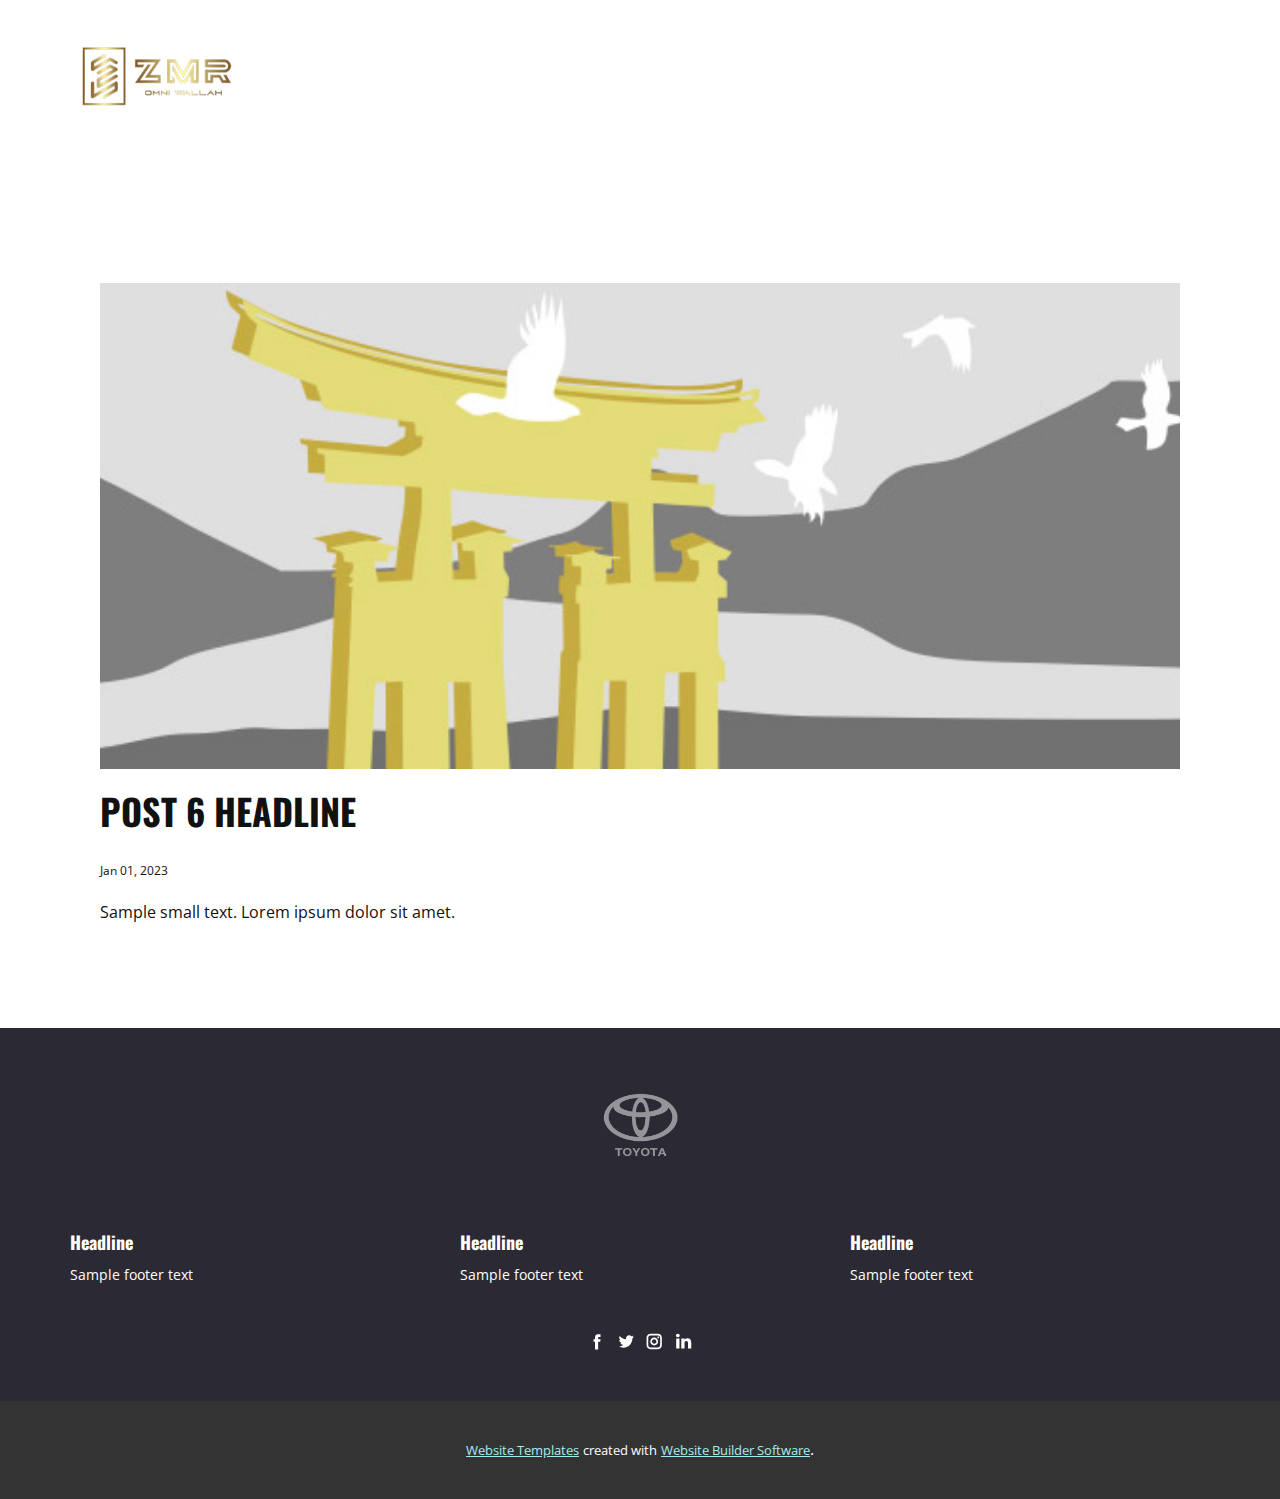
<file: blog/post-5.html>
<!DOCTYPE html>
<html style="font-size: 16px;" lang="en"><head>
    <meta name="viewport" content="width=device-width, initial-scale=1.0">
    <meta charset="utf-8">
    <meta name="keywords" content="Post 1 Headline">
    <meta name="description" content="">
    <title>Post 6 Headline</title>
    <link rel="stylesheet" href="../nicepage.css" media="screen">
<link rel="stylesheet" href="../Post-Template.css" media="screen">
    <script class="u-script" type="text/javascript" src="../jquery.js" defer=""></script>
    <script class="u-script" type="text/javascript" src="../nicepage.js" defer=""></script>
    <meta name="generator" content="Nicepage 5.3.6, nicepage.com">
    <link id="u-theme-google-font" rel="stylesheet" href="https://fonts.googleapis.com/css?family=Oswald:200,300,400,500,600,700|Open+Sans:300,300i,400,400i,500,500i,600,600i,700,700i,800,800i">
    
    
    <script type="application/ld+json">{
		"@context": "http://schema.org",
		"@type": "Organization",
		"name": "WebSite3691876",
		"logo": "images/zyro-image.png",
		"sameAs": []
}</script>
    <meta name="theme-color" content="#35ced0">
  </head>
  <body class="u-body u-xl-mode" data-lang="en"><header class="u-clearfix u-header u-header" id="sec-e213"><div class="u-clearfix u-sheet u-sheet-1">
        <a href="https://www.instagram.com/zmromniwallah/" class="u-image u-logo u-image-1" data-image-width="2688" data-image-height="1956" title="Insta">
          <img src="../images/zyro-image.png" class="u-logo-image u-logo-image-1">
        </a>
        <nav class="u-align-left u-font-size-14 u-hidden-lg u-hidden-md u-hidden-sm u-hidden-xl u-menu u-menu-hamburger u-nav-spacing-25 u-offcanvas u-menu-1" data-responsive-from="XL">
          <div class="menu-collapse" style="font-size: 1rem; letter-spacing: 0px; font-weight: 700; text-transform: uppercase;">
            <a class="u-button-style u-custom-active-border-color u-custom-active-color u-custom-border u-custom-border-color u-custom-borders u-custom-color u-custom-hover-border-color u-custom-hover-color u-custom-left-right-menu-spacing u-custom-padding-bottom u-custom-text-active-color u-custom-text-color u-custom-text-hover-color u-custom-top-bottom-menu-spacing u-nav-link" href="#" style="padding: 8px 22px; font-size: calc(1em + 16px);">
              <svg class="u-svg-link" preserveAspectRatio="xMidYMin slice" viewBox="0 0 302 302" style=""><use xmlns:xlink="http://www.w3.org/1999/xlink" xlink:href="#svg-7b92"></use></svg>
              <svg xmlns="http://www.w3.org/2000/svg" xmlns:xlink="http://www.w3.org/1999/xlink" version="1.1" id="svg-7b92" x="0px" y="0px" viewBox="0 0 302 302" style="enable-background:new 0 0 302 302;" xml:space="preserve" class="u-svg-content"><g><rect y="36" width="302" height="30"></rect><rect y="236" width="302" height="30"></rect><rect y="136" width="302" height="30"></rect>
</g><g></g><g></g><g></g><g></g><g></g><g></g><g></g><g></g><g></g><g></g><g></g><g></g><g></g><g></g><g></g></svg>
            </a>
          </div>
          <div class="u-custom-menu u-nav-container">
            <ul class="u-nav u-spacing-30 u-unstyled u-nav-1"><li class="u-nav-item"><a class="u-border-2 u-border-active-grey-90 u-border-hover-grey-50 u-border-no-left u-border-no-right u-border-no-top u-button-style u-nav-link u-text-active-black u-text-body-color u-text-hover-black" href="../Page-2.html#carousel_b164" style="padding: 10px 0px;">About</a>
</li><li class="u-nav-item"><a class="u-border-2 u-border-active-grey-90 u-border-hover-grey-50 u-border-no-left u-border-no-right u-border-no-top u-button-style u-nav-link u-text-active-black u-text-body-color u-text-hover-black" href="../Page-2.html#carousel_73e3" style="padding: 10px 0px;">Vision</a>
</li><li class="u-nav-item"><a class="u-border-2 u-border-active-grey-90 u-border-hover-grey-50 u-border-no-left u-border-no-right u-border-no-top u-button-style u-nav-link u-text-active-black u-text-body-color u-text-hover-black" href="../Page-2.html#carousel_6f41" style="padding: 10px 0px;">Newsletter</a>
</li></ul>
          </div>
          <div class="u-custom-menu u-nav-container-collapse">
            <div class="u-align-center u-black u-container-style u-inner-container-layout u-opacity u-opacity-95 u-sidenav">
              <div class="u-inner-container-layout u-sidenav-overflow">
                <div class="u-menu-close"></div>
                <ul class="u-align-center u-nav u-popupmenu-items u-unstyled u-nav-2"><li class="u-nav-item"><a class="u-button-style u-nav-link" href="../Page-2.html#carousel_b164" style="padding-top: 16px; padding-bottom: 16px;">About</a>
</li><li class="u-nav-item"><a class="u-button-style u-nav-link" href="../Page-2.html#carousel_73e3" style="padding-top: 16px; padding-bottom: 16px;">Vision</a>
</li><li class="u-nav-item"><a class="u-button-style u-nav-link" href="../Page-2.html#carousel_6f41" style="padding-top: 16px; padding-bottom: 16px;">Newsletter</a>
</li></ul>
              </div>
            </div>
            <div class="u-black u-menu-overlay u-opacity u-opacity-70"></div>
          </div>
        </nav>
      </div></header>
    <section class="u-align-center u-clearfix u-section-1" id="sec-fb3a">
      <div class="u-clearfix u-sheet u-valign-middle-md u-valign-middle-sm u-valign-middle-xs u-sheet-1"><!--post_details--><!--post_details_options_json--><!--{"source":""}--><!--/post_details_options_json--><!--blog_post-->
        <div class="u-container-style u-expanded-width u-post-details u-post-details-1">
          <div class="u-container-layout u-valign-middle u-container-layout-1"><!--blog_post_image-->
            <img alt="" class="u-blog-control u-expanded-width u-image u-image-default u-image-1" src="../images/8ad73f3c.jpeg"><!--/blog_post_image--><!--blog_post_header-->
            <h2 class="u-blog-control u-text u-text-1">Post 6 Headline</h2><!--/blog_post_header--><!--blog_post_metadata-->
            <div class="u-blog-control u-metadata u-metadata-1"><!--blog_post_metadata_date-->
              <span class="u-meta-date u-meta-icon">Jan 01, 2023</span><!--/blog_post_metadata_date--><!--blog_post_metadata_category-->
              <!--/blog_post_metadata_category--><!--blog_post_metadata_comments-->
              <!--/blog_post_metadata_comments-->
            </div><!--/blog_post_metadata--><!--blog_post_content-->
            <div class="u-align-justify u-blog-control u-post-content u-text u-text-2 fr-view">
  Sample small text. Lorem ipsum dolor sit amet.
  </div><!--/blog_post_content-->
          </div>
        </div><!--/blog_post--><!--/post_details-->
      </div>
    </section>
    
    
    <footer class="u-clearfix u-footer u-palette-4-dark-3" id="sec-6381"><div class="u-clearfix u-sheet u-sheet-1">
        <a href="#" class="u-image u-logo u-opacity u-opacity-50 u-image-1" src="">
          <img src="../images/37296cc26cc11a0fe94853b94e0ea48f.png" class="u-logo-image u-logo-image-1">
        </a>
        <div class="u-clearfix u-expanded-width-lg u-expanded-width-md u-expanded-width-xl u-expanded-width-xs u-gutter-30 u-layout-wrap u-layout-wrap-1">
          <div class="u-gutter-0 u-layout">
            <div class="u-layout-row">
              <div class="u-align-left u-container-style u-layout-cell u-left-cell u-size-20 u-size-20-md u-layout-cell-1">
                <div class="u-container-layout u-valign-top u-container-layout-1">
                  <h6 class="u-text u-text-1">Headline</h6>
                  <p class="u-small-text u-text u-text-variant u-text-2">Sample footer text</p>
                </div>
              </div>
              <div class="u-align-left u-container-style u-layout-cell u-size-20 u-size-20-md u-layout-cell-2">
                <div class="u-container-layout u-valign-top u-container-layout-2">
                  <h6 class="u-text u-text-3">Headline</h6>
                  <p class="u-small-text u-text u-text-variant u-text-4">Sample footer text</p>
                </div>
              </div>
              <div class="u-align-left u-container-style u-layout-cell u-right-cell u-size-20 u-size-20-md u-layout-cell-3">
                <div class="u-container-layout u-valign-top u-container-layout-3">
                  <h6 class="u-text u-text-5">Headline</h6>
                  <p class="u-small-text u-text u-text-variant u-text-6">Sample footer text</p>
                </div>
              </div>
            </div>
          </div>
        </div>
        <div class="u-social-icons u-spacing-10 u-social-icons-1">
          <a class="u-social-url" target="_blank" href=""><span class="u-icon u-icon-circle u-social-facebook u-social-icon u-icon-1"><svg class="u-svg-link" preserveAspectRatio="xMidYMin slice" viewBox="0 0 112.2 112.2" style="undefined"><use xmlns:xlink="http://www.w3.org/1999/xlink" xlink:href="#svg-51cd"></use></svg><svg x="0px" y="0px" viewBox="0 0 112.2 112.2" enable-background="new 0 0 112.2 112.2" xml:space="preserve" id="svg-51cd" class="u-svg-content"><path d="M75.5,28.8H65.4c-1.5,0-4,0.9-4,4.3v9.4h13.9l-1.5,15.8H61.4v45.1H42.8V58.3h-8.8V42.4h8.8V32.2 c0-7.4,3.4-18.8,18.8-18.8h13.8v15.4H75.5z"></path></svg></span>
          </a>
          <a class="u-social-url" target="_blank" href=""><span class="u-icon u-icon-circle u-social-icon u-social-twitter u-icon-2"><svg class="u-svg-link" preserveAspectRatio="xMidYMin slice" viewBox="0 0 112.2 112.2" style="undefined"><use xmlns:xlink="http://www.w3.org/1999/xlink" xlink:href="#svg-93be"></use></svg><svg x="0px" y="0px" viewBox="0 0 112.2 112.2" enable-background="new 0 0 112.2 112.2" xml:space="preserve" id="svg-93be" class="u-svg-content"><path d="M92.2,38.2c0,0.8,0,1.6,0,2.3c0,24.3-18.6,52.4-52.6,52.4c-10.6,0.1-20.2-2.9-28.5-8.2 c1.4,0.2,2.9,0.2,4.4,0.2c8.7,0,16.7-2.9,23-7.9c-8.1-0.2-14.9-5.5-17.3-12.8c1.1,0.2,2.4,0.2,3.4,0.2c1.6,0,3.3-0.2,4.8-0.7 c-8.4-1.6-14.9-9.2-14.9-18c0-0.2,0-0.2,0-0.2c2.5,1.4,5.4,2.2,8.4,2.3c-5-3.3-8.3-8.9-8.3-15.4c0-3.4,1-6.5,2.5-9.2 c9.1,11.1,22.7,18.5,38,19.2c-0.2-1.4-0.4-2.8-0.4-4.3c0.1-10,8.3-18.2,18.5-18.2c5.4,0,10.1,2.2,13.5,5.7c4.3-0.8,8.1-2.3,11.7-4.5 c-1.4,4.3-4.3,7.9-8.1,10.1c3.7-0.4,7.3-1.4,10.6-2.9C98.9,32.3,95.7,35.5,92.2,38.2z"></path></svg></span>
          </a>
          <a class="u-social-url" target="_blank" href=""><span class="u-icon u-icon-circle u-social-icon u-social-instagram u-icon-3"><svg class="u-svg-link" preserveAspectRatio="xMidYMin slice" viewBox="0 0 112.2 112.2" style="undefined"><use xmlns:xlink="http://www.w3.org/1999/xlink" xlink:href="#svg-e03b"></use></svg><svg x="0px" y="0px" viewBox="0 0 112.2 112.2" enable-background="new 0 0 112.2 112.2" xml:space="preserve" id="svg-e03b" class="u-svg-content"><path d="M55.9,32.9c-12.8,0-23.2,10.4-23.2,23.2s10.4,23.2,23.2,23.2s23.2-10.4,23.2-23.2S68.7,32.9,55.9,32.9z M55.9,69.4c-7.4,0-13.3-6-13.3-13.3c-0.1-7.4,6-13.3,13.3-13.3s13.3,6,13.3,13.3C69.3,63.5,63.3,69.4,55.9,69.4z"></path><path d="M79.7,26.8c-3,0-5.4,2.5-5.4,5.4s2.5,5.4,5.4,5.4c3,0,5.4-2.5,5.4-5.4S82.7,26.8,79.7,26.8z"></path><path d="M78.2,11H33.5C21,11,10.8,21.3,10.8,33.7v44.7c0,12.6,10.2,22.8,22.7,22.8h44.7c12.6,0,22.7-10.2,22.7-22.7 V33.7C100.8,21.1,90.6,11,78.2,11z M91,78.4c0,7.1-5.8,12.8-12.8,12.8H33.5c-7.1,0-12.8-5.8-12.8-12.8V33.7 c0-7.1,5.8-12.8,12.8-12.8h44.7c7.1,0,12.8,5.8,12.8,12.8V78.4z"></path></svg></span>
          </a>
          <a class="u-social-url" target="_blank" href=""><span class="u-icon u-icon-circle u-social-icon u-social-linkedin u-icon-4"><svg class="u-svg-link" preserveAspectRatio="xMidYMin slice" viewBox="0 0 112.2 112.2" style="undefined"><use xmlns:xlink="http://www.w3.org/1999/xlink" xlink:href="#svg-4010"></use></svg><svg x="0px" y="0px" viewBox="0 0 112.2 112.2" enable-background="new 0 0 112.2 112.2" xml:space="preserve" id="svg-4010" class="u-svg-content"><path d="M33.8,96.8H14.5v-58h19.3V96.8z M24.1,30.9L24.1,30.9c-6.6,0-10.8-4.5-10.8-10.1c0-5.8,4.3-10.1,10.9-10.1 S34.9,15,35.1,20.8C35.1,26.4,30.8,30.9,24.1,30.9z M103.3,96.8H84.1v-31c0-7.8-2.7-13.1-9.8-13.1c-5.3,0-8.5,3.6-9.9,7.1 c-0.6,1.3-0.6,3-0.6,4.8V97H44.5c0,0,0.3-52.6,0-58h19.3v8.2c2.6-3.9,7.2-9.6,17.4-9.6c12.7,0,22.2,8.4,22.2,26.1V96.8z"></path></svg></span>
          </a>
        </div>
      </div></footer>
    <section class="u-backlink u-clearfix u-grey-80">
      <a class="u-link" href="https://nicepage.com/website-templates" target="_blank">
        <span>Website Templates</span>
      </a>
      <p class="u-text">
        <span>created with</span>
      </p>
      <a class="u-link" href="" target="_blank">
        <span>Website Builder Software</span>
      </a>. 
    </section>
  
</body></html>
</file>
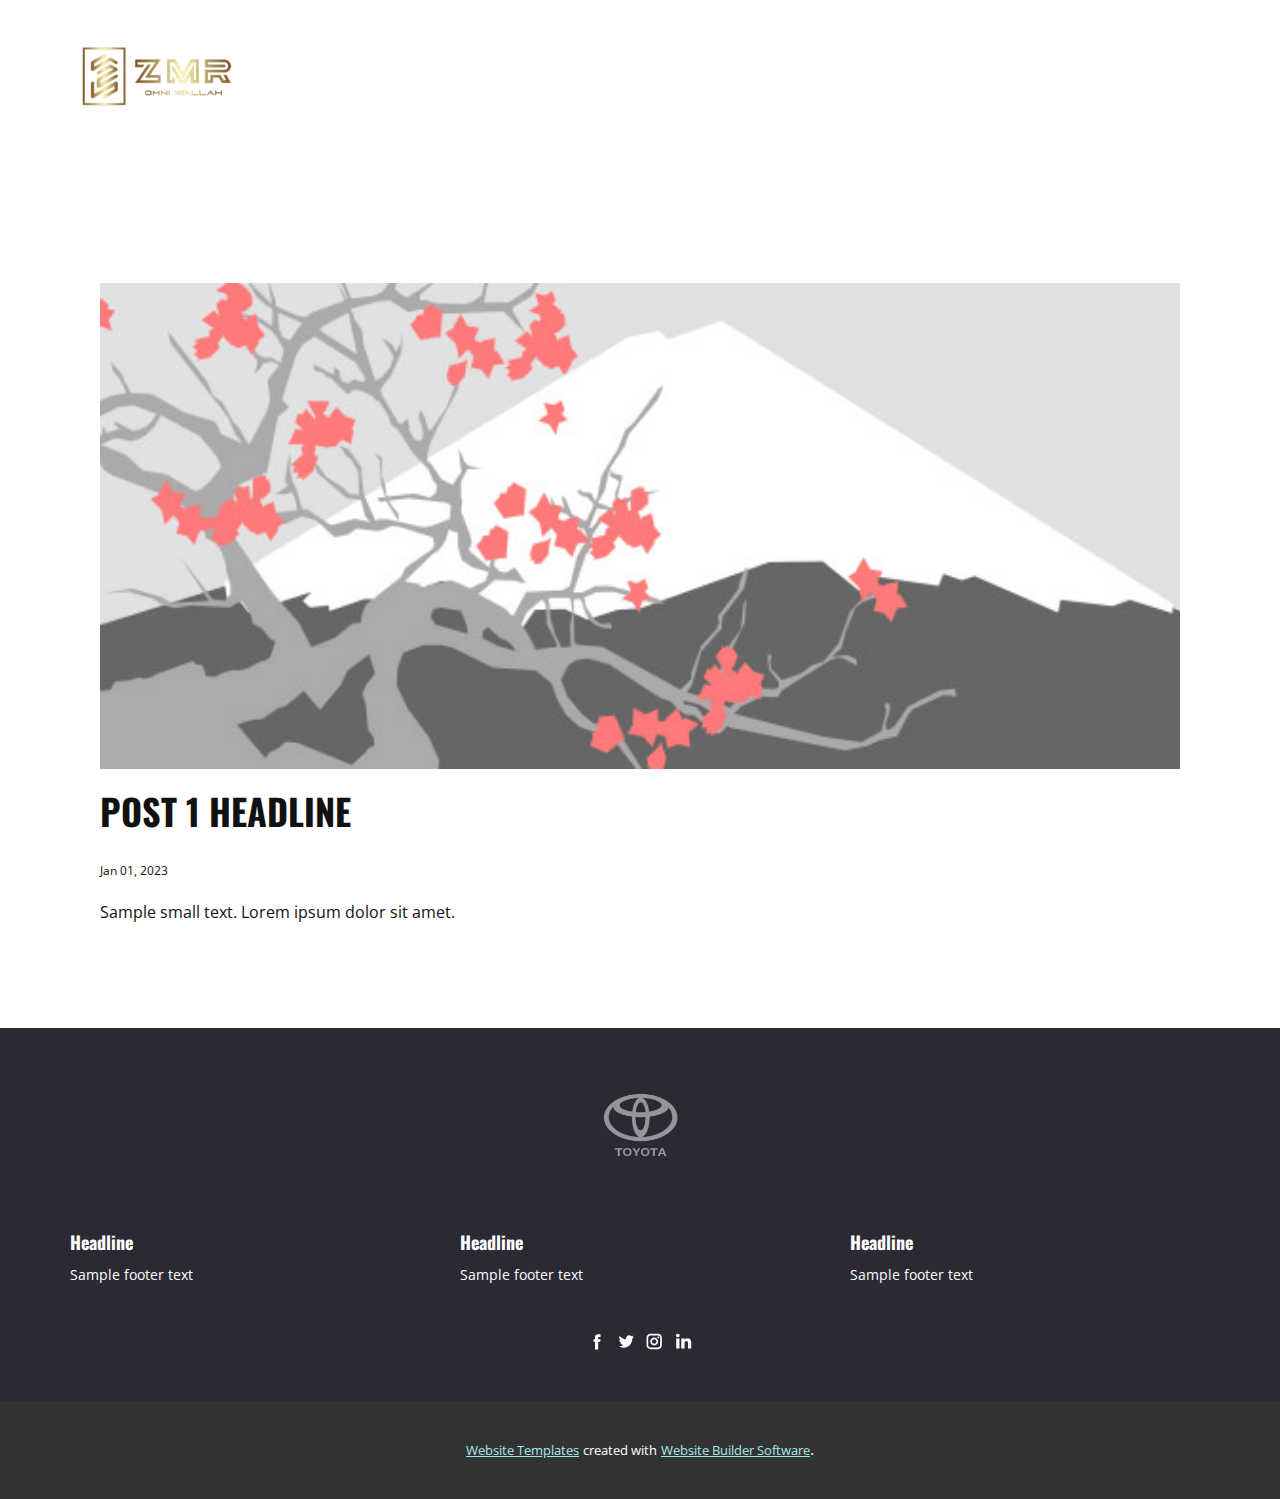
<file: blog/post.html>
<!DOCTYPE html>
<html style="font-size: 16px;" lang="en"><head>
    <meta name="viewport" content="width=device-width, initial-scale=1.0">
    <meta charset="utf-8">
    <meta name="keywords" content="Post 1 Headline">
    <meta name="description" content="">
    <title>Post 1 Headline</title>
    <link rel="stylesheet" href="../nicepage.css" media="screen">
<link rel="stylesheet" href="../Post-Template.css" media="screen">
    <script class="u-script" type="text/javascript" src="../jquery.js" defer=""></script>
    <script class="u-script" type="text/javascript" src="../nicepage.js" defer=""></script>
    <meta name="generator" content="Nicepage 5.3.6, nicepage.com">
    <link id="u-theme-google-font" rel="stylesheet" href="https://fonts.googleapis.com/css?family=Oswald:200,300,400,500,600,700|Open+Sans:300,300i,400,400i,500,500i,600,600i,700,700i,800,800i">
    
    
    <script type="application/ld+json">{
		"@context": "http://schema.org",
		"@type": "Organization",
		"name": "WebSite3691876",
		"logo": "images/zyro-image.png",
		"sameAs": []
}</script>
    <meta name="theme-color" content="#35ced0">
  </head>
  <body class="u-body u-xl-mode" data-lang="en"><header class="u-clearfix u-header u-header" id="sec-e213"><div class="u-clearfix u-sheet u-sheet-1">
        <a href="https://www.instagram.com/zmromniwallah/" class="u-image u-logo u-image-1" data-image-width="2688" data-image-height="1956" title="Insta">
          <img src="../images/zyro-image.png" class="u-logo-image u-logo-image-1">
        </a>
        <nav class="u-align-left u-font-size-14 u-hidden-lg u-hidden-md u-hidden-sm u-hidden-xl u-menu u-menu-hamburger u-nav-spacing-25 u-offcanvas u-menu-1" data-responsive-from="XL">
          <div class="menu-collapse" style="font-size: 1rem; letter-spacing: 0px; font-weight: 700; text-transform: uppercase;">
            <a class="u-button-style u-custom-active-border-color u-custom-active-color u-custom-border u-custom-border-color u-custom-borders u-custom-color u-custom-hover-border-color u-custom-hover-color u-custom-left-right-menu-spacing u-custom-padding-bottom u-custom-text-active-color u-custom-text-color u-custom-text-hover-color u-custom-top-bottom-menu-spacing u-nav-link" href="#" style="padding: 8px 22px; font-size: calc(1em + 16px);">
              <svg class="u-svg-link" preserveAspectRatio="xMidYMin slice" viewBox="0 0 302 302" style=""><use xmlns:xlink="http://www.w3.org/1999/xlink" xlink:href="#svg-7b92"></use></svg>
              <svg xmlns="http://www.w3.org/2000/svg" xmlns:xlink="http://www.w3.org/1999/xlink" version="1.1" id="svg-7b92" x="0px" y="0px" viewBox="0 0 302 302" style="enable-background:new 0 0 302 302;" xml:space="preserve" class="u-svg-content"><g><rect y="36" width="302" height="30"></rect><rect y="236" width="302" height="30"></rect><rect y="136" width="302" height="30"></rect>
</g><g></g><g></g><g></g><g></g><g></g><g></g><g></g><g></g><g></g><g></g><g></g><g></g><g></g><g></g><g></g></svg>
            </a>
          </div>
          <div class="u-custom-menu u-nav-container">
            <ul class="u-nav u-spacing-30 u-unstyled u-nav-1"><li class="u-nav-item"><a class="u-border-2 u-border-active-grey-90 u-border-hover-grey-50 u-border-no-left u-border-no-right u-border-no-top u-button-style u-nav-link u-text-active-black u-text-body-color u-text-hover-black" href="../Page-2.html#carousel_b164" style="padding: 10px 0px;">About</a>
</li><li class="u-nav-item"><a class="u-border-2 u-border-active-grey-90 u-border-hover-grey-50 u-border-no-left u-border-no-right u-border-no-top u-button-style u-nav-link u-text-active-black u-text-body-color u-text-hover-black" href="../Page-2.html#carousel_73e3" style="padding: 10px 0px;">Vision</a>
</li><li class="u-nav-item"><a class="u-border-2 u-border-active-grey-90 u-border-hover-grey-50 u-border-no-left u-border-no-right u-border-no-top u-button-style u-nav-link u-text-active-black u-text-body-color u-text-hover-black" href="../Page-2.html#carousel_6f41" style="padding: 10px 0px;">Newsletter</a>
</li></ul>
          </div>
          <div class="u-custom-menu u-nav-container-collapse">
            <div class="u-align-center u-black u-container-style u-inner-container-layout u-opacity u-opacity-95 u-sidenav">
              <div class="u-inner-container-layout u-sidenav-overflow">
                <div class="u-menu-close"></div>
                <ul class="u-align-center u-nav u-popupmenu-items u-unstyled u-nav-2"><li class="u-nav-item"><a class="u-button-style u-nav-link" href="../Page-2.html#carousel_b164" style="padding-top: 16px; padding-bottom: 16px;">About</a>
</li><li class="u-nav-item"><a class="u-button-style u-nav-link" href="../Page-2.html#carousel_73e3" style="padding-top: 16px; padding-bottom: 16px;">Vision</a>
</li><li class="u-nav-item"><a class="u-button-style u-nav-link" href="../Page-2.html#carousel_6f41" style="padding-top: 16px; padding-bottom: 16px;">Newsletter</a>
</li></ul>
              </div>
            </div>
            <div class="u-black u-menu-overlay u-opacity u-opacity-70"></div>
          </div>
        </nav>
      </div></header>
    <section class="u-align-center u-clearfix u-section-1" id="sec-fb3a">
      <div class="u-clearfix u-sheet u-valign-middle-md u-valign-middle-sm u-valign-middle-xs u-sheet-1"><!--post_details--><!--post_details_options_json--><!--{"source":""}--><!--/post_details_options_json--><!--blog_post-->
        <div class="u-container-style u-expanded-width u-post-details u-post-details-1">
          <div class="u-container-layout u-valign-middle u-container-layout-1"><!--blog_post_image-->
            <img alt="" class="u-blog-control u-expanded-width u-image u-image-default u-image-1" src="../images/0fd3416c.jpeg"><!--/blog_post_image--><!--blog_post_header-->
            <h2 class="u-blog-control u-text u-text-1">Post 1 Headline</h2><!--/blog_post_header--><!--blog_post_metadata-->
            <div class="u-blog-control u-metadata u-metadata-1"><!--blog_post_metadata_date-->
              <span class="u-meta-date u-meta-icon">Jan 01, 2023</span><!--/blog_post_metadata_date--><!--blog_post_metadata_category-->
              <!--/blog_post_metadata_category--><!--blog_post_metadata_comments-->
              <!--/blog_post_metadata_comments-->
            </div><!--/blog_post_metadata--><!--blog_post_content-->
            <div class="u-align-justify u-blog-control u-post-content u-text u-text-2 fr-view">
  Sample small text. Lorem ipsum dolor sit amet.
  </div><!--/blog_post_content-->
          </div>
        </div><!--/blog_post--><!--/post_details-->
      </div>
    </section>
    
    
    <footer class="u-clearfix u-footer u-palette-4-dark-3" id="sec-6381"><div class="u-clearfix u-sheet u-sheet-1">
        <a href="#" class="u-image u-logo u-opacity u-opacity-50 u-image-1" src="">
          <img src="../images/37296cc26cc11a0fe94853b94e0ea48f.png" class="u-logo-image u-logo-image-1">
        </a>
        <div class="u-clearfix u-expanded-width-lg u-expanded-width-md u-expanded-width-xl u-expanded-width-xs u-gutter-30 u-layout-wrap u-layout-wrap-1">
          <div class="u-gutter-0 u-layout">
            <div class="u-layout-row">
              <div class="u-align-left u-container-style u-layout-cell u-left-cell u-size-20 u-size-20-md u-layout-cell-1">
                <div class="u-container-layout u-valign-top u-container-layout-1">
                  <h6 class="u-text u-text-1">Headline</h6>
                  <p class="u-small-text u-text u-text-variant u-text-2">Sample footer text</p>
                </div>
              </div>
              <div class="u-align-left u-container-style u-layout-cell u-size-20 u-size-20-md u-layout-cell-2">
                <div class="u-container-layout u-valign-top u-container-layout-2">
                  <h6 class="u-text u-text-3">Headline</h6>
                  <p class="u-small-text u-text u-text-variant u-text-4">Sample footer text</p>
                </div>
              </div>
              <div class="u-align-left u-container-style u-layout-cell u-right-cell u-size-20 u-size-20-md u-layout-cell-3">
                <div class="u-container-layout u-valign-top u-container-layout-3">
                  <h6 class="u-text u-text-5">Headline</h6>
                  <p class="u-small-text u-text u-text-variant u-text-6">Sample footer text</p>
                </div>
              </div>
            </div>
          </div>
        </div>
        <div class="u-social-icons u-spacing-10 u-social-icons-1">
          <a class="u-social-url" target="_blank" href=""><span class="u-icon u-icon-circle u-social-facebook u-social-icon u-icon-1"><svg class="u-svg-link" preserveAspectRatio="xMidYMin slice" viewBox="0 0 112.2 112.2" style="undefined"><use xmlns:xlink="http://www.w3.org/1999/xlink" xlink:href="#svg-51cd"></use></svg><svg x="0px" y="0px" viewBox="0 0 112.2 112.2" enable-background="new 0 0 112.2 112.2" xml:space="preserve" id="svg-51cd" class="u-svg-content"><path d="M75.5,28.8H65.4c-1.5,0-4,0.9-4,4.3v9.4h13.9l-1.5,15.8H61.4v45.1H42.8V58.3h-8.8V42.4h8.8V32.2 c0-7.4,3.4-18.8,18.8-18.8h13.8v15.4H75.5z"></path></svg></span>
          </a>
          <a class="u-social-url" target="_blank" href=""><span class="u-icon u-icon-circle u-social-icon u-social-twitter u-icon-2"><svg class="u-svg-link" preserveAspectRatio="xMidYMin slice" viewBox="0 0 112.2 112.2" style="undefined"><use xmlns:xlink="http://www.w3.org/1999/xlink" xlink:href="#svg-93be"></use></svg><svg x="0px" y="0px" viewBox="0 0 112.2 112.2" enable-background="new 0 0 112.2 112.2" xml:space="preserve" id="svg-93be" class="u-svg-content"><path d="M92.2,38.2c0,0.8,0,1.6,0,2.3c0,24.3-18.6,52.4-52.6,52.4c-10.6,0.1-20.2-2.9-28.5-8.2 c1.4,0.2,2.9,0.2,4.4,0.2c8.7,0,16.7-2.9,23-7.9c-8.1-0.2-14.9-5.5-17.3-12.8c1.1,0.2,2.4,0.2,3.4,0.2c1.6,0,3.3-0.2,4.8-0.7 c-8.4-1.6-14.9-9.2-14.9-18c0-0.2,0-0.2,0-0.2c2.5,1.4,5.4,2.2,8.4,2.3c-5-3.3-8.3-8.9-8.3-15.4c0-3.4,1-6.5,2.5-9.2 c9.1,11.1,22.7,18.5,38,19.2c-0.2-1.4-0.4-2.8-0.4-4.3c0.1-10,8.3-18.2,18.5-18.2c5.4,0,10.1,2.2,13.5,5.7c4.3-0.8,8.1-2.3,11.7-4.5 c-1.4,4.3-4.3,7.9-8.1,10.1c3.7-0.4,7.3-1.4,10.6-2.9C98.9,32.3,95.7,35.5,92.2,38.2z"></path></svg></span>
          </a>
          <a class="u-social-url" target="_blank" href=""><span class="u-icon u-icon-circle u-social-icon u-social-instagram u-icon-3"><svg class="u-svg-link" preserveAspectRatio="xMidYMin slice" viewBox="0 0 112.2 112.2" style="undefined"><use xmlns:xlink="http://www.w3.org/1999/xlink" xlink:href="#svg-e03b"></use></svg><svg x="0px" y="0px" viewBox="0 0 112.2 112.2" enable-background="new 0 0 112.2 112.2" xml:space="preserve" id="svg-e03b" class="u-svg-content"><path d="M55.9,32.9c-12.8,0-23.2,10.4-23.2,23.2s10.4,23.2,23.2,23.2s23.2-10.4,23.2-23.2S68.7,32.9,55.9,32.9z M55.9,69.4c-7.4,0-13.3-6-13.3-13.3c-0.1-7.4,6-13.3,13.3-13.3s13.3,6,13.3,13.3C69.3,63.5,63.3,69.4,55.9,69.4z"></path><path d="M79.7,26.8c-3,0-5.4,2.5-5.4,5.4s2.5,5.4,5.4,5.4c3,0,5.4-2.5,5.4-5.4S82.7,26.8,79.7,26.8z"></path><path d="M78.2,11H33.5C21,11,10.8,21.3,10.8,33.7v44.7c0,12.6,10.2,22.8,22.7,22.8h44.7c12.6,0,22.7-10.2,22.7-22.7 V33.7C100.8,21.1,90.6,11,78.2,11z M91,78.4c0,7.1-5.8,12.8-12.8,12.8H33.5c-7.1,0-12.8-5.8-12.8-12.8V33.7 c0-7.1,5.8-12.8,12.8-12.8h44.7c7.1,0,12.8,5.8,12.8,12.8V78.4z"></path></svg></span>
          </a>
          <a class="u-social-url" target="_blank" href=""><span class="u-icon u-icon-circle u-social-icon u-social-linkedin u-icon-4"><svg class="u-svg-link" preserveAspectRatio="xMidYMin slice" viewBox="0 0 112.2 112.2" style="undefined"><use xmlns:xlink="http://www.w3.org/1999/xlink" xlink:href="#svg-4010"></use></svg><svg x="0px" y="0px" viewBox="0 0 112.2 112.2" enable-background="new 0 0 112.2 112.2" xml:space="preserve" id="svg-4010" class="u-svg-content"><path d="M33.8,96.8H14.5v-58h19.3V96.8z M24.1,30.9L24.1,30.9c-6.6,0-10.8-4.5-10.8-10.1c0-5.8,4.3-10.1,10.9-10.1 S34.9,15,35.1,20.8C35.1,26.4,30.8,30.9,24.1,30.9z M103.3,96.8H84.1v-31c0-7.8-2.7-13.1-9.8-13.1c-5.3,0-8.5,3.6-9.9,7.1 c-0.6,1.3-0.6,3-0.6,4.8V97H44.5c0,0,0.3-52.6,0-58h19.3v8.2c2.6-3.9,7.2-9.6,17.4-9.6c12.7,0,22.2,8.4,22.2,26.1V96.8z"></path></svg></span>
          </a>
        </div>
      </div></footer>
    <section class="u-backlink u-clearfix u-grey-80">
      <a class="u-link" href="https://nicepage.com/website-templates" target="_blank">
        <span>Website Templates</span>
      </a>
      <p class="u-text">
        <span>created with</span>
      </p>
      <a class="u-link" href="" target="_blank">
        <span>Website Builder Software</span>
      </a>. 
    </section>
  
</body></html>
</file>
